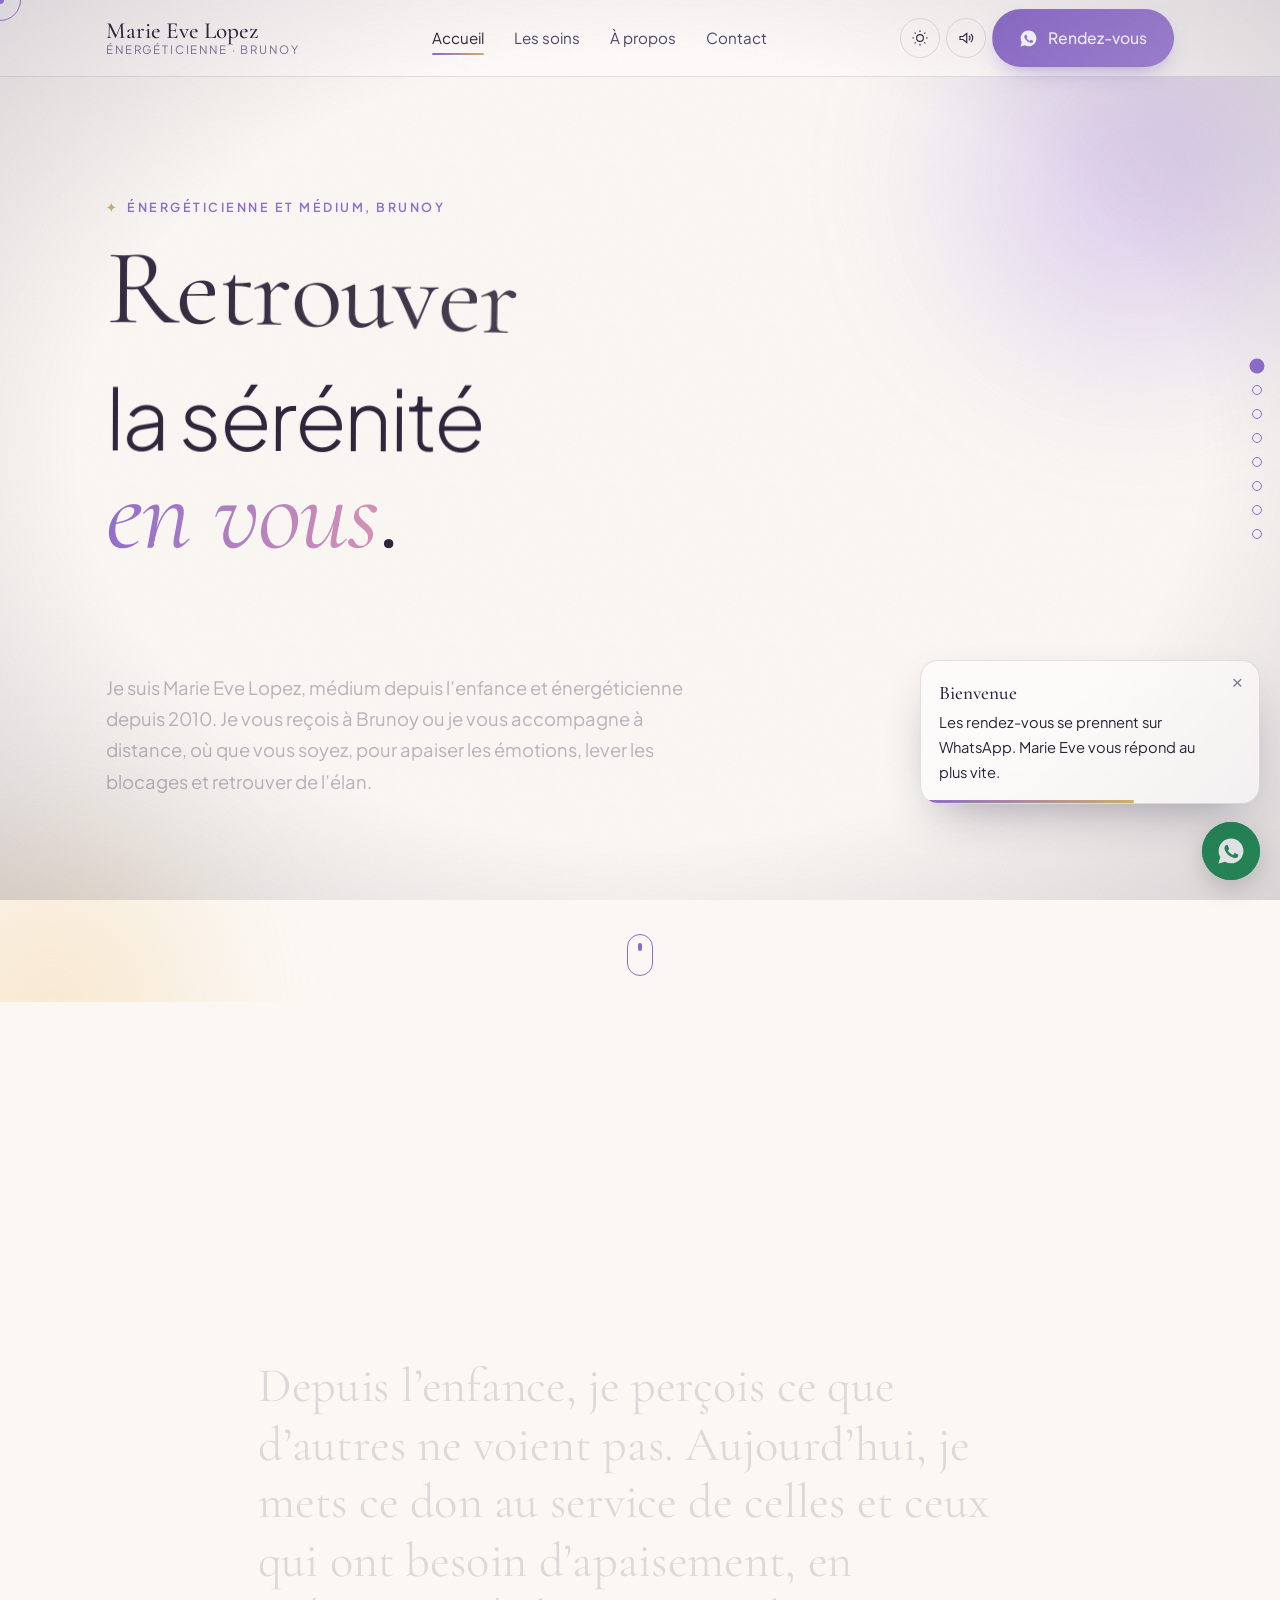
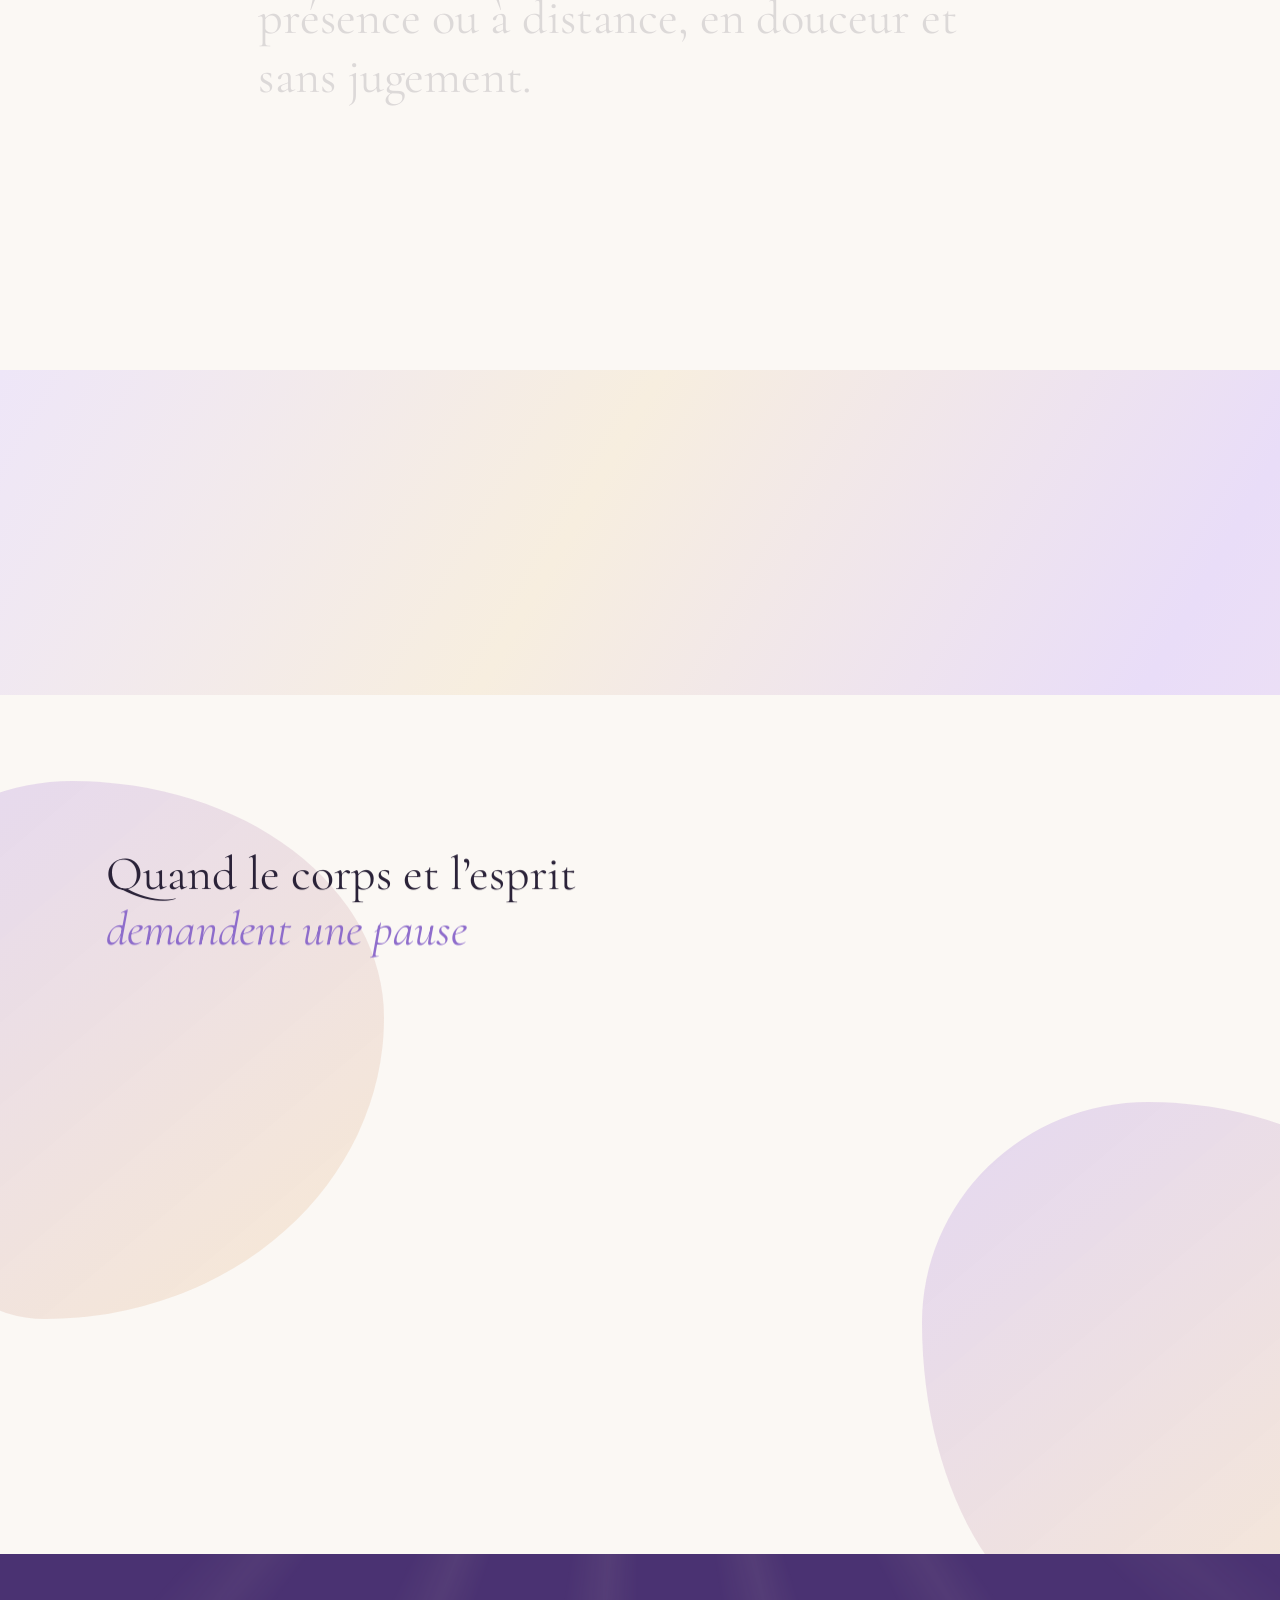
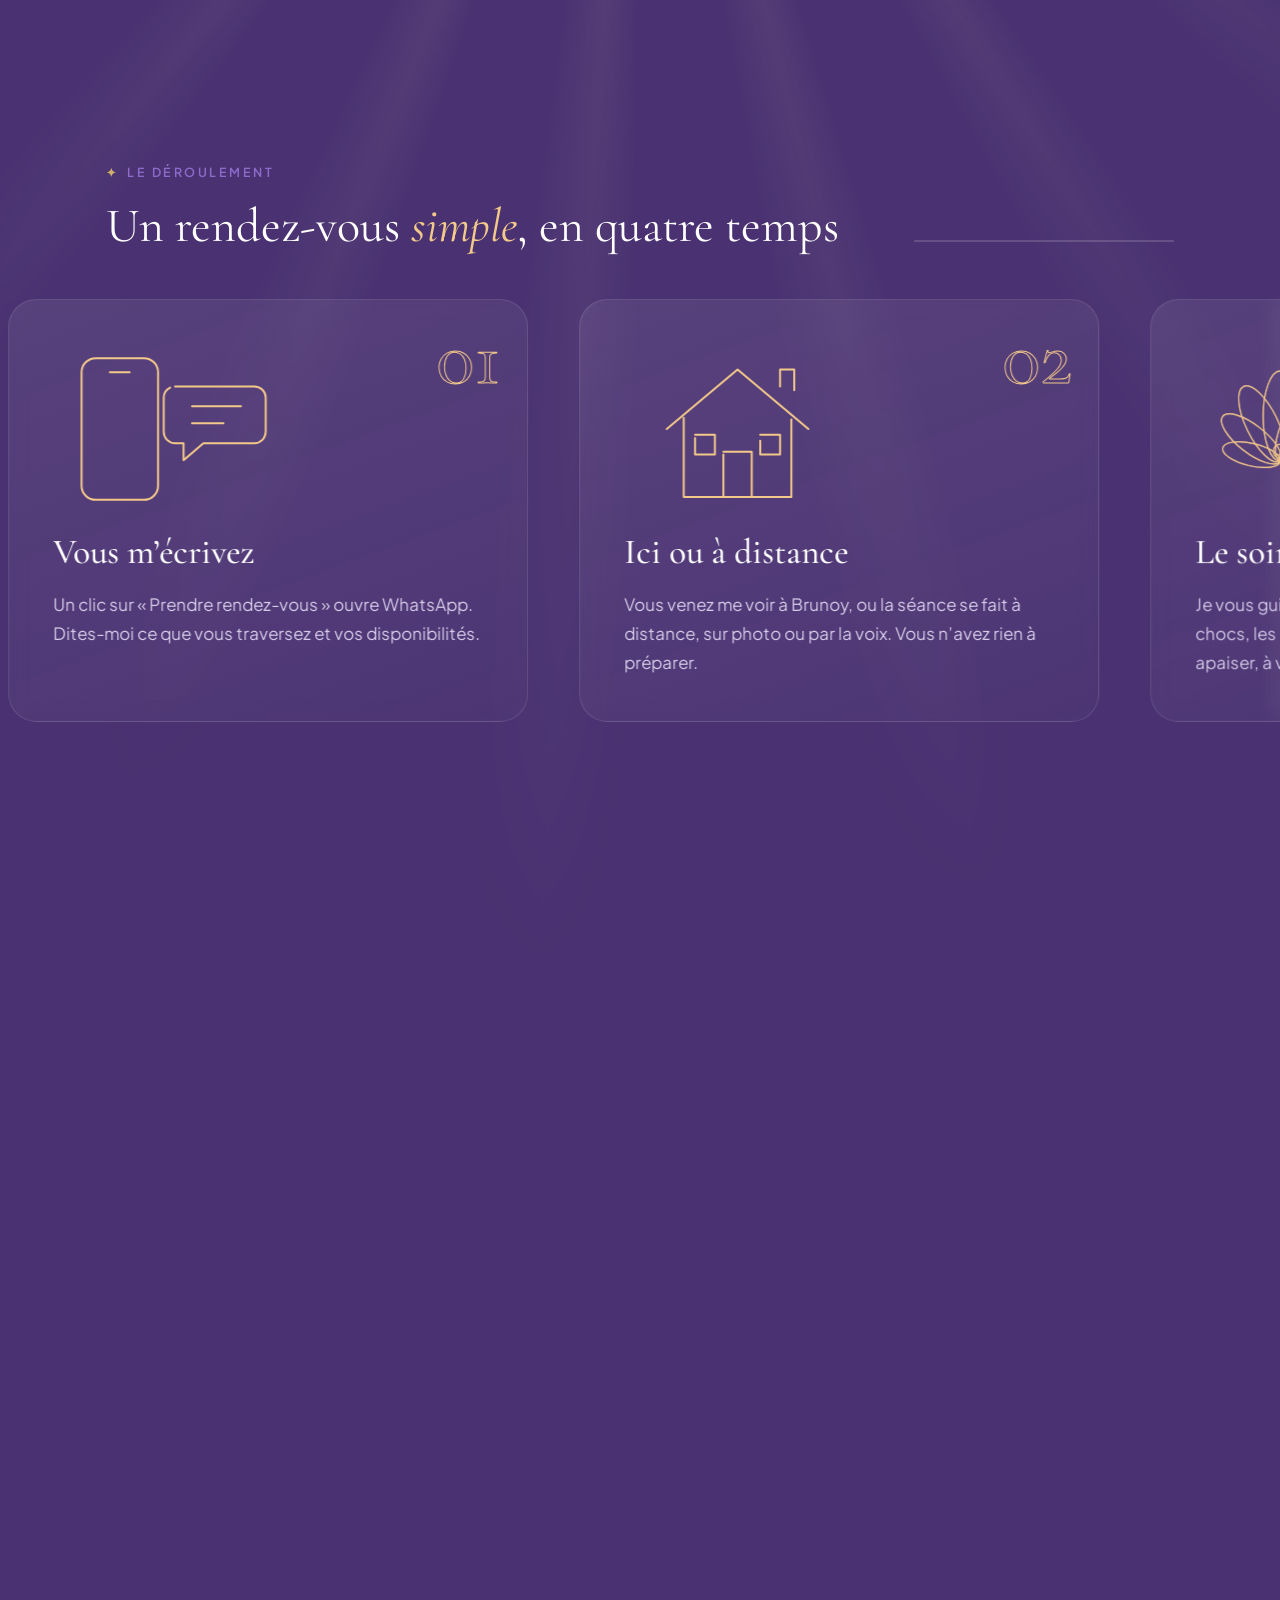
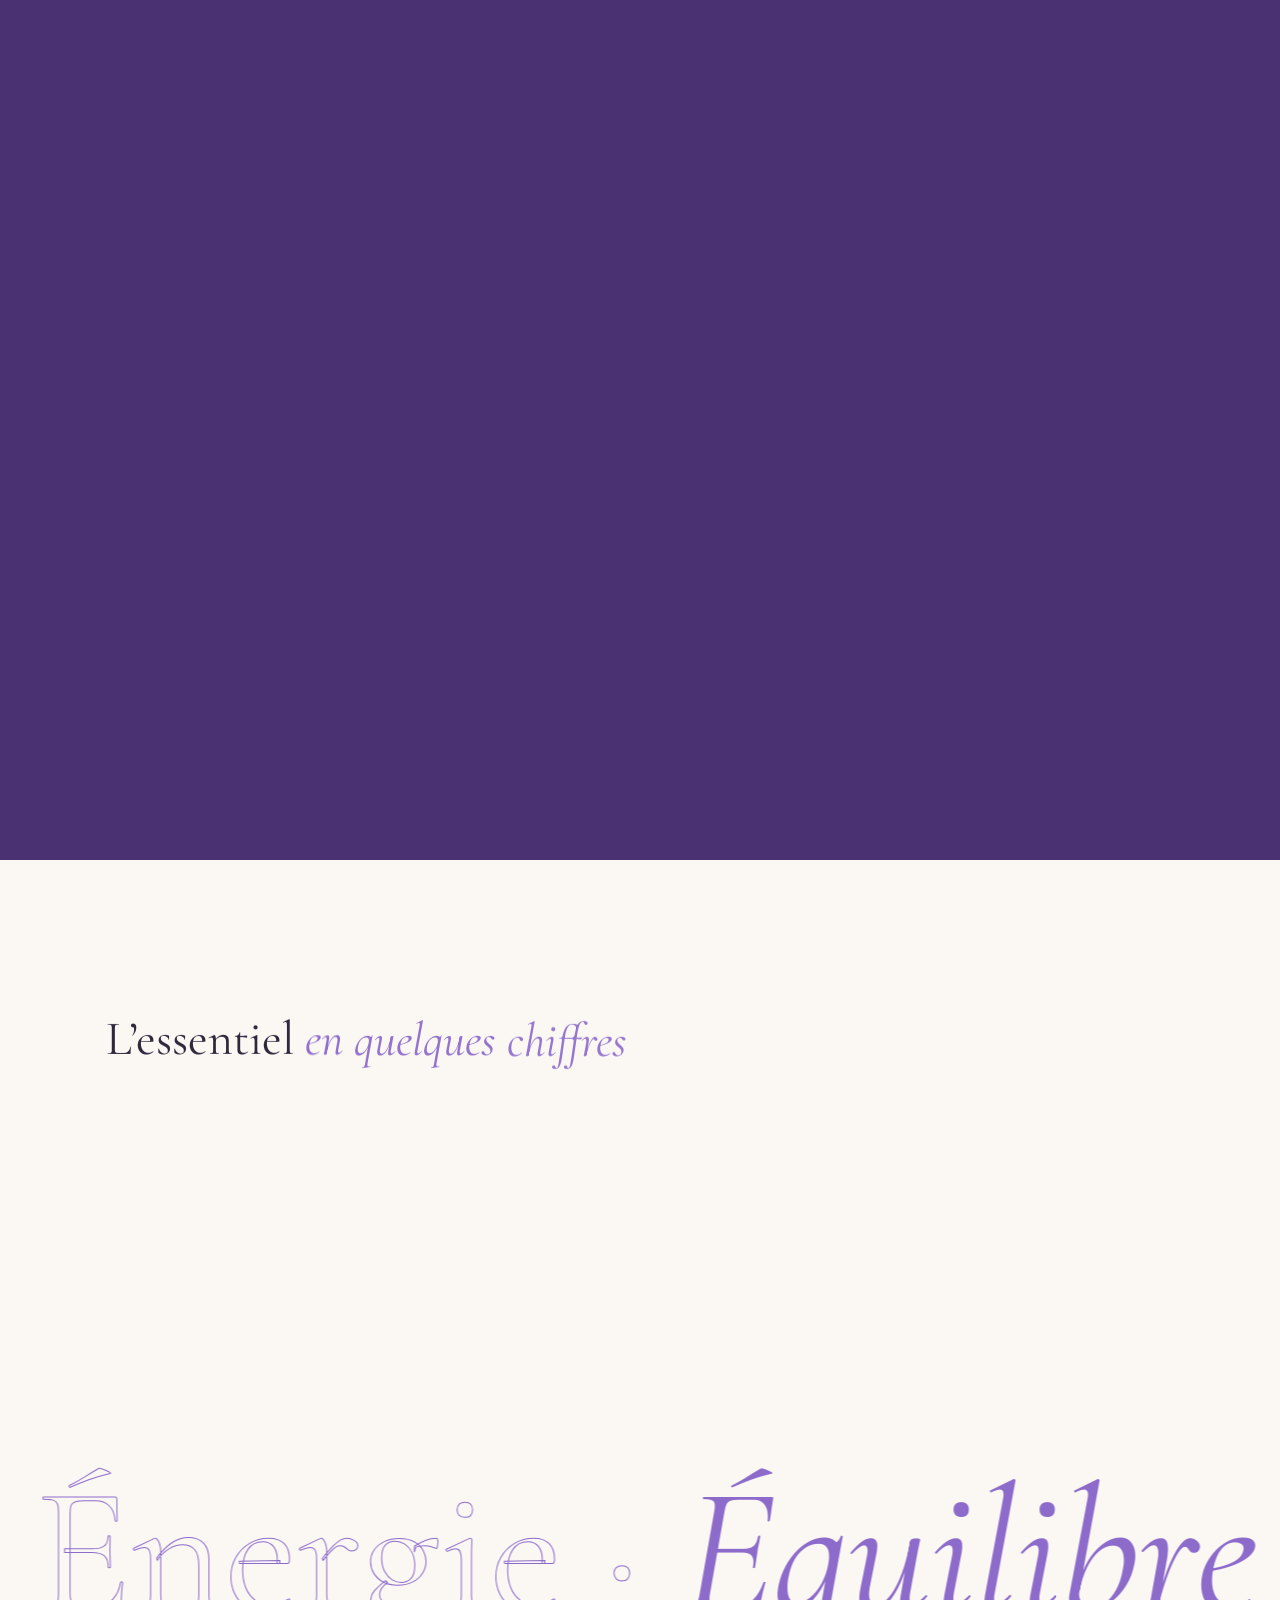
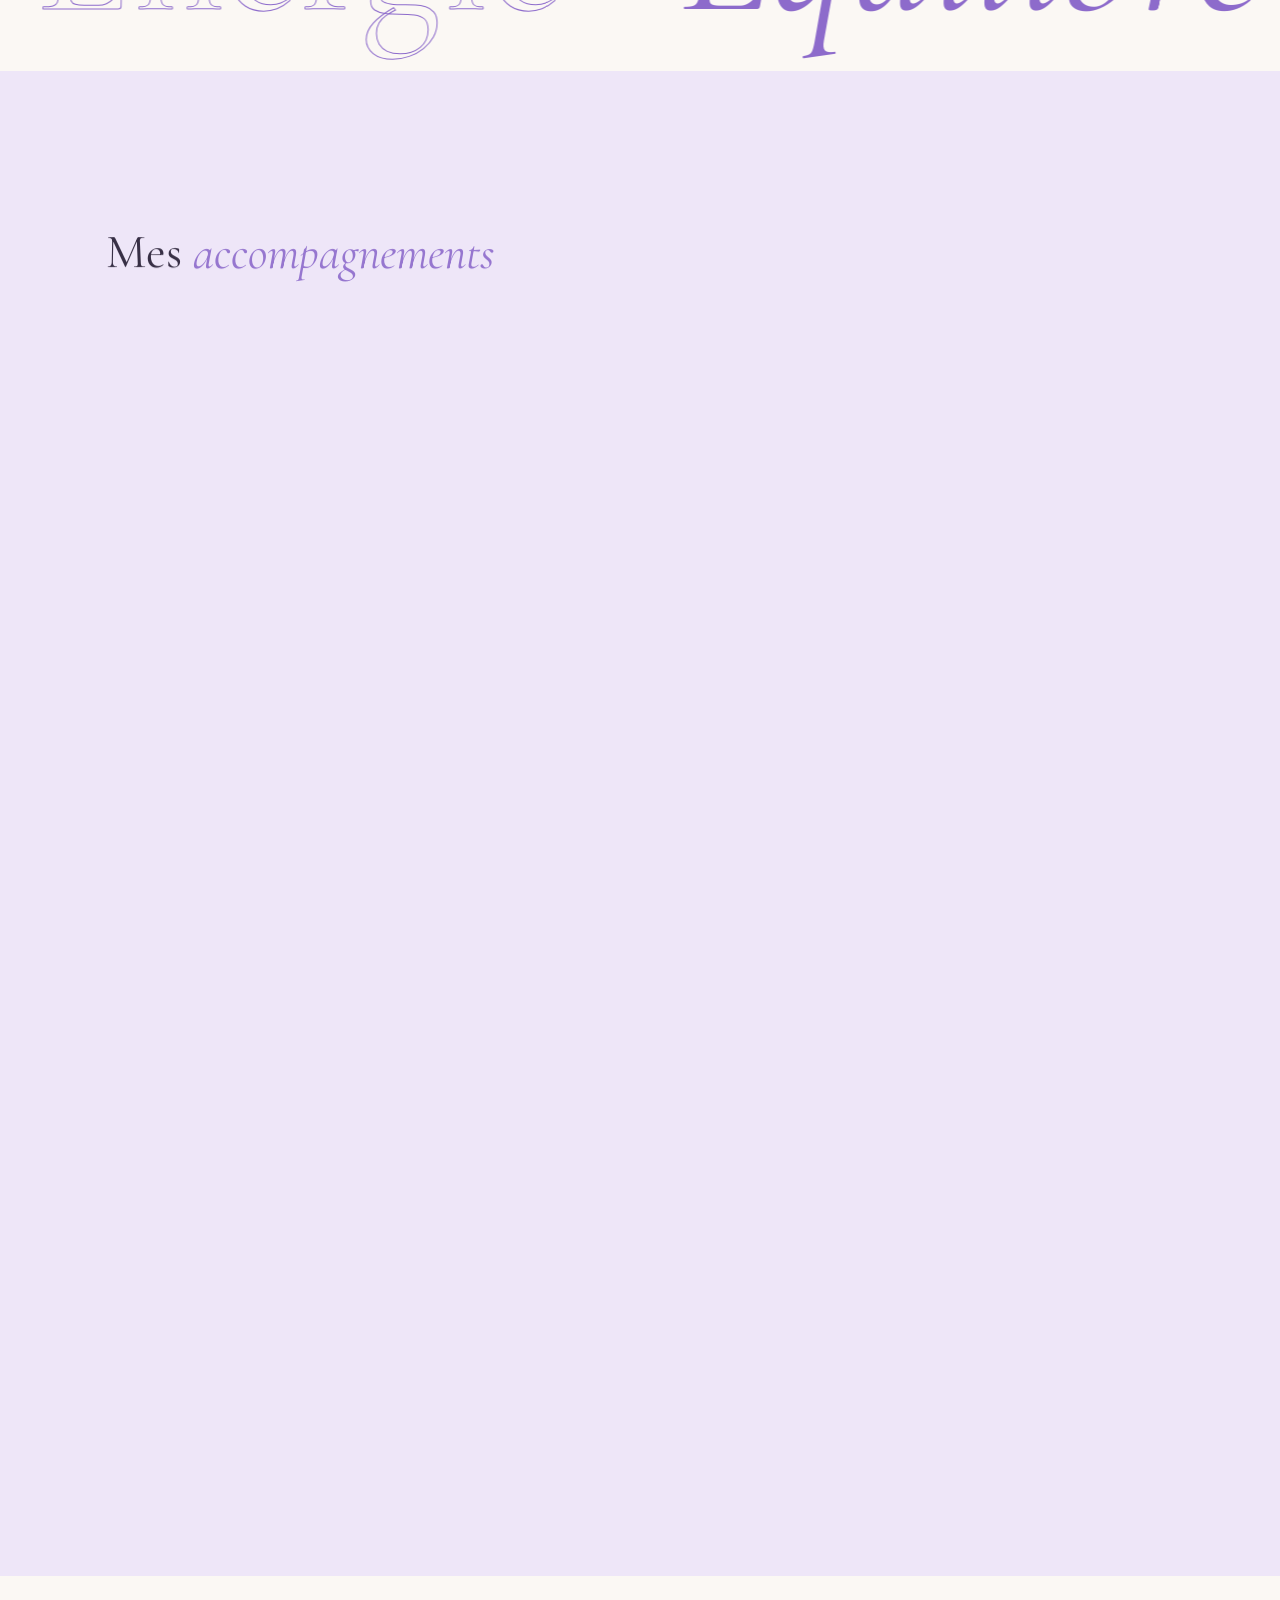
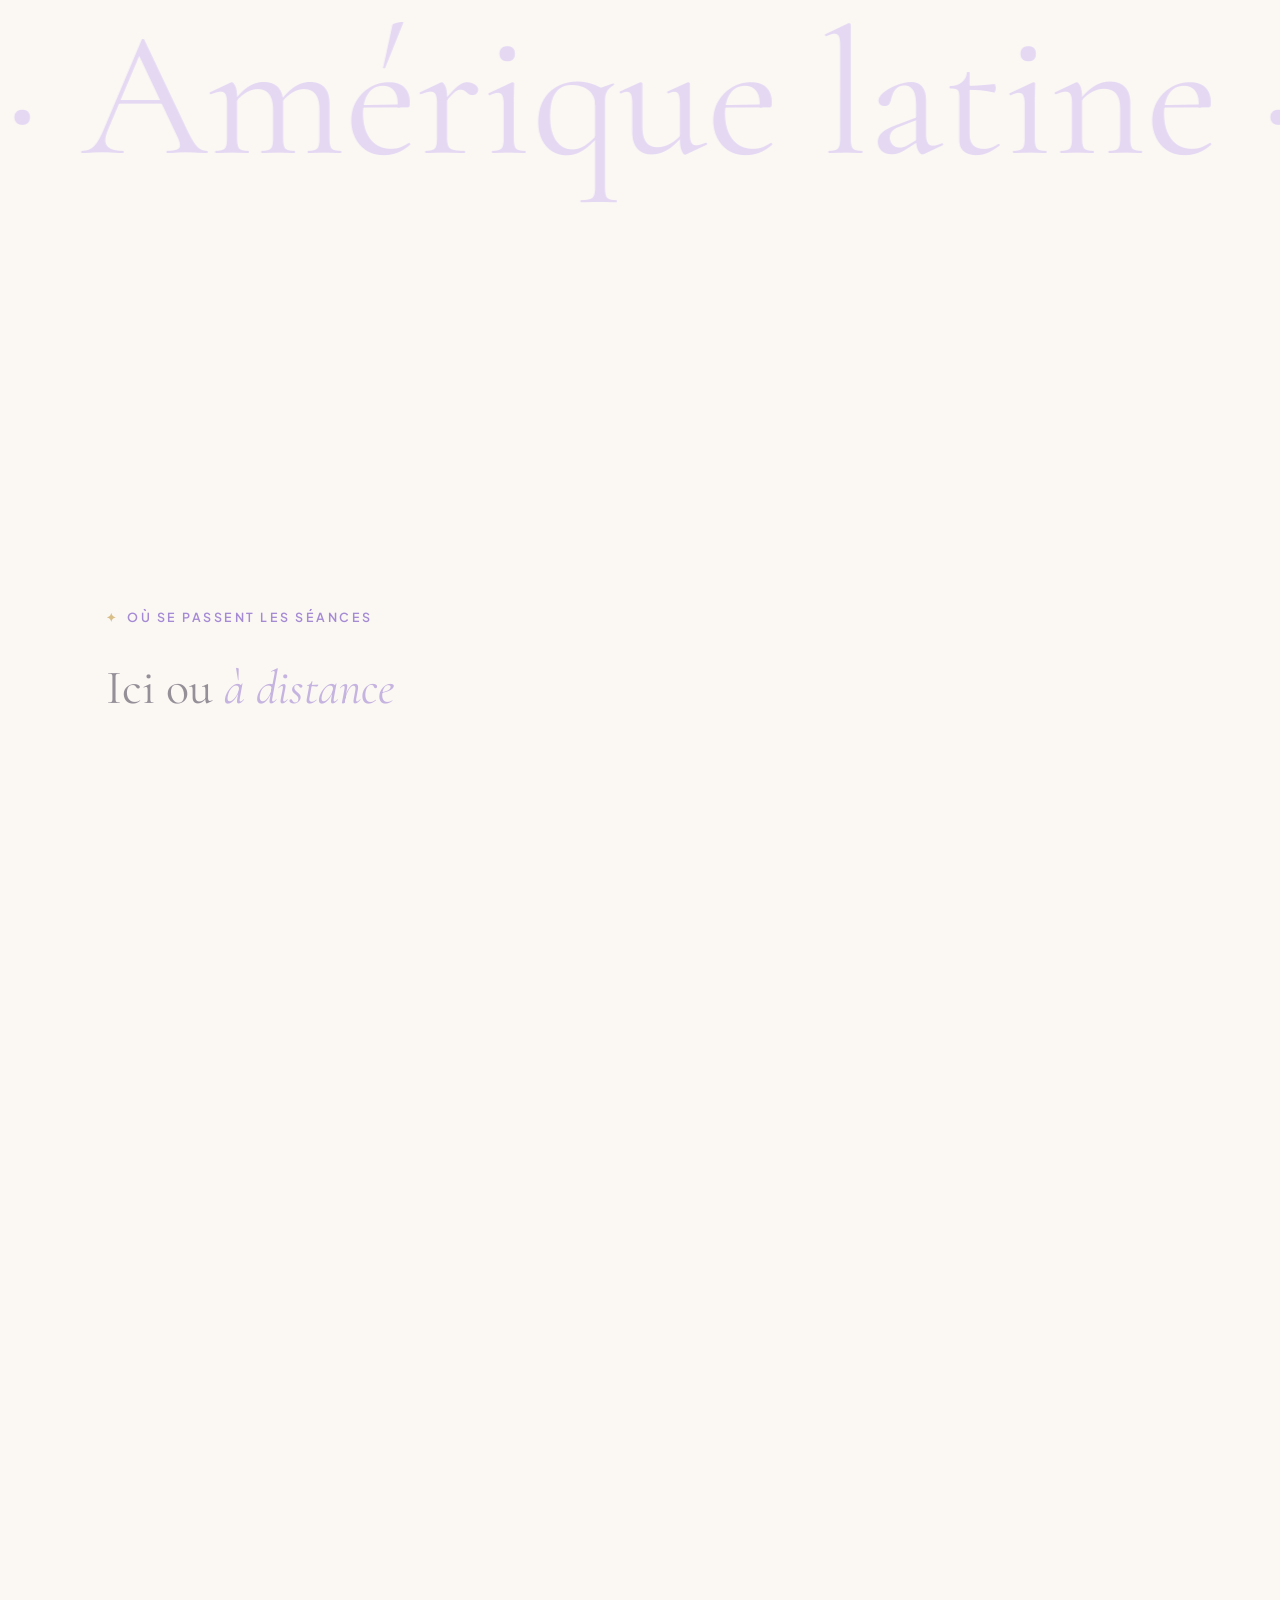
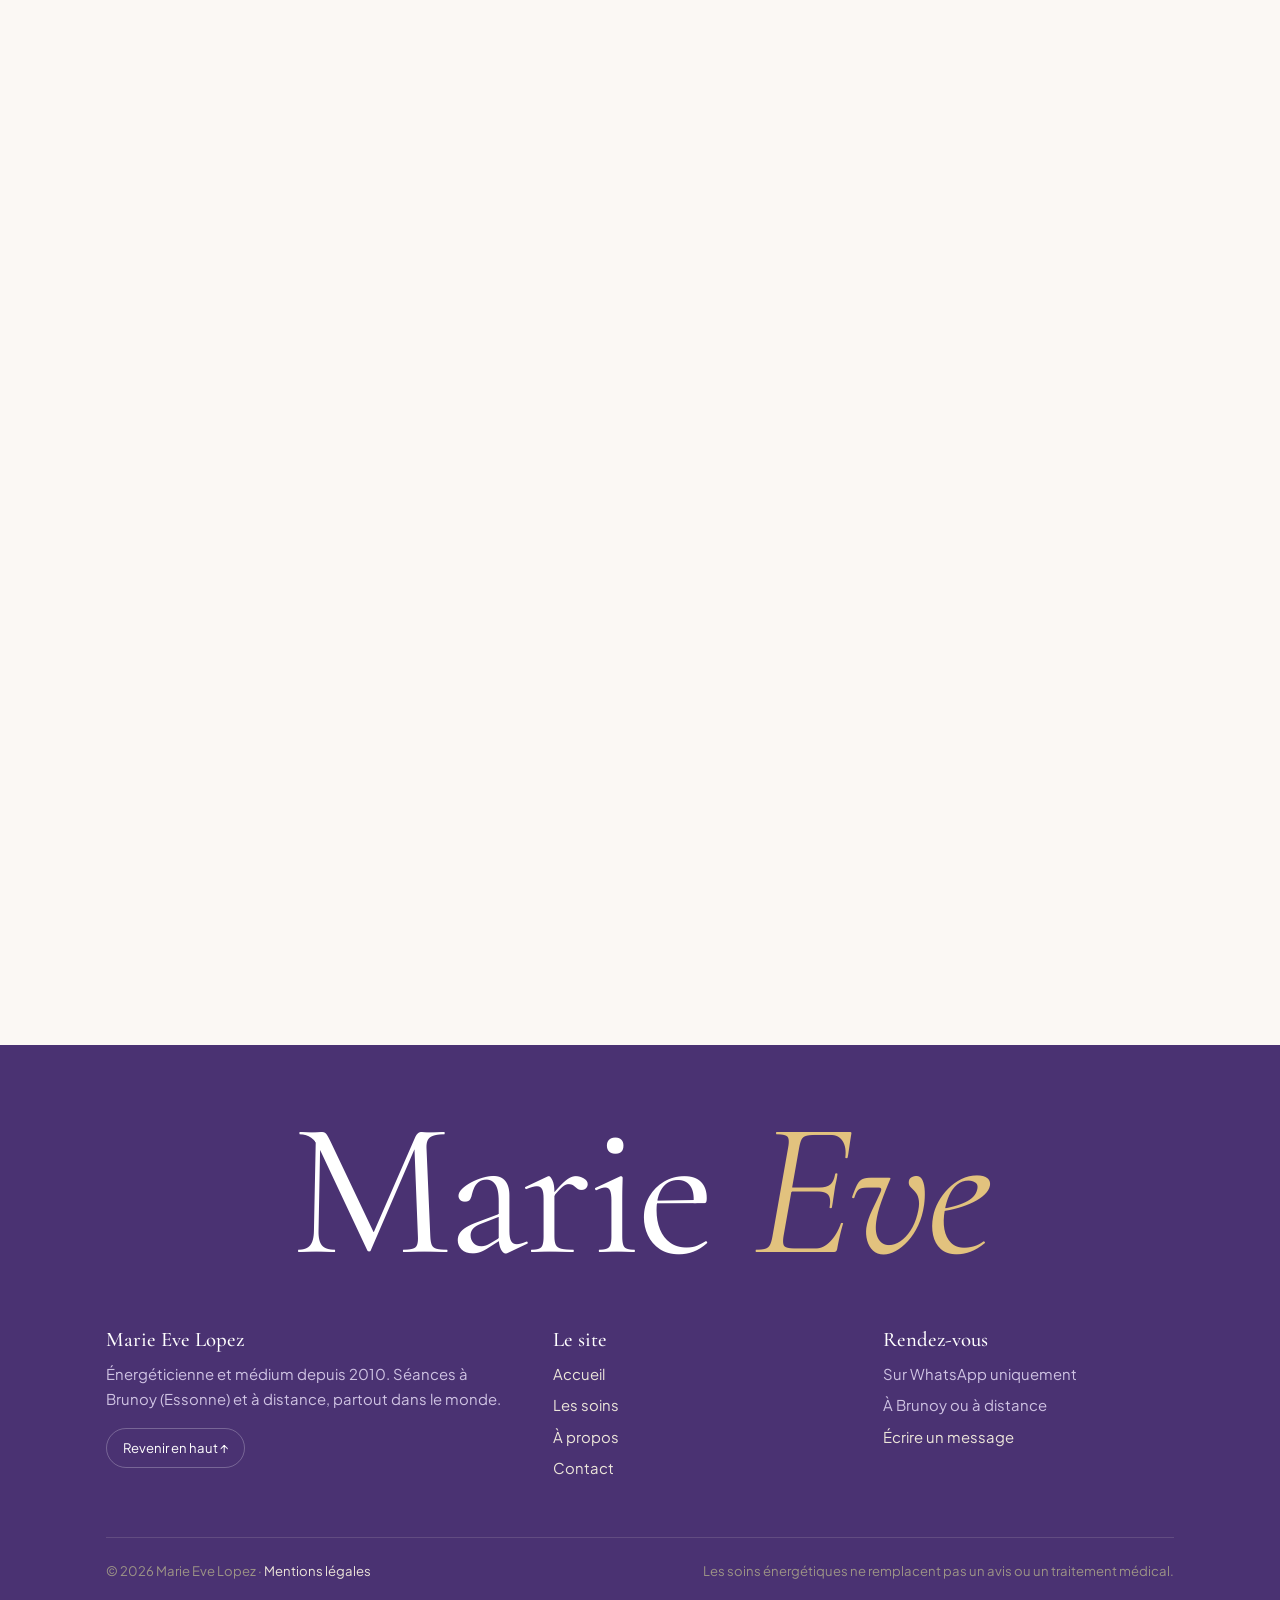
<file: index.html>
<!DOCTYPE html>
<html lang="fr" class="sans-js" data-theme="clair">
<head>
<meta charset="UTF-8">
<meta name="viewport" content="width=device-width, initial-scale=1">
<title>Marie Eve Lopez — Énergéticienne et médium à Brunoy</title>
<meta name="description" content="Soins énergétiques et guidance médiumnique à Brunoy (Essonne) et à distance. Rendez-vous sur WhatsApp avec Marie Eve Lopez.">
<meta name="theme-color" content="#FBF8F4">
<meta property="og:title" content="Marie Eve Lopez — Énergéticienne et médium à Brunoy">
<meta property="og:description" content="Soins énergétiques et guidance médiumnique à Brunoy (Essonne) et à distance. Rendez-vous sur WhatsApp avec Marie Eve Lopez.">
<meta property="og:type" content="website">
<meta property="og:locale" content="fr_FR">
<link rel="preconnect" href="https://fonts.googleapis.com">
<link rel="preconnect" href="https://fonts.gstatic.com" crossorigin>
<link href="https://fonts.googleapis.com/css2?family=Cormorant+Garamond:ital,wght@0,300;0,400;0,500;1,300;1,400;1,500&family=Plus+Jakarta+Sans:wght@300;400;500;600&display=swap" rel="stylesheet">
<link rel="stylesheet" href="assets/style.css">
<script>
(function(d){d.classList.remove("sans-js");
var calme=window.matchMedia&&matchMedia("(prefers-reduced-motion: reduce)").matches;
if(!calme)d.classList.add("js-anim");
try{var t=localStorage.getItem("me-theme");if(t)d.setAttribute("data-theme",t);
if(sessionStorage.getItem("me-vu")==="1")d.classList.add("deja-vu");}catch(e){}})(document.documentElement);
</script>
</head>
<body>
<svg width="0" height="0" style="position:absolute" aria-hidden="true" focusable="false">
  <filter id="goo"><feGaussianBlur in="SourceGraphic" stdDeviation="14" result="f"/><feColorMatrix in="f" mode="matrix" values="1 0 0 0 0  0 1 0 0 0  0 0 1 0 0  0 0 0 22 -9"/></filter>
  <filter id="liquide" x="-10%" y="-10%" width="120%" height="120%"><feTurbulence id="liquide-bruit" type="fractalNoise" baseFrequency="0.008 0.012" numOctaves="2" seed="3"/><feDisplacementMap id="liquide-dep" in="SourceGraphic" scale="18" xChannelSelector="R" yChannelSelector="G"/></filter>
  <filter id="distorsion" x="-10%" y="-10%" width="120%" height="120%"><feTurbulence type="turbulence" baseFrequency="0.012 0.04" numOctaves="2" seed="8"/><feDisplacementMap id="distorsion-dep" in="SourceGraphic" scale="0" xChannelSelector="R" yChannelSelector="B"/></filter>
</svg>

<div class="chargeur" aria-hidden="true">
  <div class="chargeur__lotus"></div>
  <div class="chargeur__nom">Marie Eve</div>
  <div class="chargeur__metier">Énergéticienne · Brunoy</div>
  <div class="chargeur__compteur">0</div>
  <div class="chargeur__barre"><i></i></div>
</div>
<div class="volets" aria-hidden="true"><i></i><i></i><svg class="volets__logo" viewBox="0 0 120 120" aria-hidden="true"><circle cx="60" cy="60" r="56"/><path d="M30 84V38l18 30 18-30v46"/><path d="M90 38H74v46h16M74 61h13M80 28l6-6"/></svg><div class="volets__titre"></div></div>
<div class="barre-chargement" aria-hidden="true"></div>
<div class="grain" aria-hidden="true"></div>
<div class="vignette" aria-hidden="true"></div>
<div class="projecteur" aria-hidden="true"></div>
<canvas class="trainee" aria-hidden="true"></canvas>
<div class="curseur" aria-hidden="true"><span class="curseur__anneau"><em class="curseur__texte"></em></span><span class="curseur__point"></span></div>
<div class="progression" aria-hidden="true"></div>
<nav class="reperes" aria-label="Position dans la page"></nav>

<header class="entete">
  <div class="conteneur">
    <a class="marque" href="index.html" data-lien data-curseur="Accueil">
      <strong>Marie Eve Lopez</strong>
      <span>Énergéticienne · Brunoy</span>
    </a>
    <nav class="menu" id="menu" aria-label="Navigation principale">
      <a href="index.html" data-lien aria-current="page"><span class="roule"><span>Accueil</span><span>Accueil</span></span></a>
      <a href="soins.html" data-lien><span class="roule"><span>Les soins</span><span>Les soins</span></span></a>
      <a href="a-propos.html" data-lien><span class="roule"><span>À propos</span><span>À propos</span></span></a>
      <a href="contact.html" data-lien><span class="roule"><span>Contact</span><span>Contact</span></span></a>
      <span class="menu__indic" aria-hidden="true"></span>
    </nav>
    <div class="outils">
      <button class="outil outil--theme" type="button" aria-label="Changer de mode clair ou sombre" data-curseur="Mode"><svg class="soleil" viewBox="0 0 24 24" fill="none" stroke="currentColor" stroke-width="1.5"><circle cx="12" cy="12" r="4.5"/><path d="M12 2v2M12 20v2M2 12h2M20 12h2M4.9 4.9l1.4 1.4M17.7 17.7l1.4 1.4M4.9 19.1l1.4-1.4M17.7 6.3l1.4-1.4"/></svg><svg class="lune" viewBox="0 0 24 24" fill="none" stroke="currentColor" stroke-width="1.5"><path d="M20 14.5A8 8 0 1 1 9.5 4a6.5 6.5 0 0 0 10.5 10.5z"/></svg></button>
      <button class="outil outil--son" type="button" aria-pressed="false" aria-label="Activer les sons" data-curseur="Son"><svg viewBox="0 0 24 24" fill="none" stroke="currentColor" stroke-width="1.5"><path d="M4 10v4h4l5 4V6L8 10H4z"/><path class="onde-son" d="M16 9a4 4 0 0 1 0 6M18.5 6.5a7.5 7.5 0 0 1 0 11"/></svg></button>
      <a class="bouton bouton--wa bouton--entete" href="contact.html" data-wa="" data-curseur="WhatsApp" data-aimant><svg viewBox="0 0 24 24" fill="currentColor" aria-hidden="true"><path d="M12.04 2C6.58 2 2.13 6.45 2.13 11.91c0 1.75.46 3.45 1.32 4.95L2 22l5.28-1.38a9.9 9.9 0 0 0 4.76 1.21h.01c5.46 0 9.91-4.45 9.91-9.91C21.96 6.45 17.5 2 12.04 2zm5.8 14.16c-.24.68-1.42 1.32-1.95 1.36-.5.05-.98.23-3.3-.69-2.79-1.1-4.55-3.94-4.69-4.12-.13-.18-1.11-1.48-1.11-2.82 0-1.34.7-2 .95-2.27.25-.27.54-.34.72-.34.18 0 .36 0 .52.01.17.01.39-.06.61.47.23.55.77 1.9.84 2.04.07.14.11.3.02.48-.09.18-.14.29-.27.45-.14.16-.29.36-.41.48-.14.14-.28.29-.12.56.16.27.71 1.17 1.52 1.9 1.05.93 1.93 1.22 2.2 1.36.27.14.43.11.59-.07.16-.18.68-.79.86-1.07.18-.27.36-.22.61-.13.25.09 1.59.75 1.86.89.27.14.45.2.52.32.07.11.07.66-.17 1.34z"/></svg><span class="roule"><span>Rendez-vous</span><span>Rendez-vous</span></span></a>
      <button class="burger" id="burger" type="button" aria-expanded="false" aria-controls="menu-mobile" aria-label="Ouvrir le menu"><i></i><i></i><i></i></button>
    </div>
  </div>
</header>

<div class="menu-mobile" id="menu-mobile">
  <a href="index.html" data-lien aria-current="page"><span>Accueil</span></a>
  <a href="soins.html" data-lien><span>Les soins</span></a>
  <a href="a-propos.html" data-lien><span>À propos</span></a>
  <a href="contact.html" data-lien><span>Contact</span></a>
  <a class="bouton bouton--wa" href="contact.html" data-wa="" data-curseur="WhatsApp" data-aimant><svg viewBox="0 0 24 24" fill="currentColor" aria-hidden="true"><path d="M12.04 2C6.58 2 2.13 6.45 2.13 11.91c0 1.75.46 3.45 1.32 4.95L2 22l5.28-1.38a9.9 9.9 0 0 0 4.76 1.21h.01c5.46 0 9.91-4.45 9.91-9.91C21.96 6.45 17.5 2 12.04 2zm5.8 14.16c-.24.68-1.42 1.32-1.95 1.36-.5.05-.98.23-3.3-.69-2.79-1.1-4.55-3.94-4.69-4.12-.13-.18-1.11-1.48-1.11-2.82 0-1.34.7-2 .95-2.27.25-.27.54-.34.72-.34.18 0 .36 0 .52.01.17.01.39-.06.61.47.23.55.77 1.9.84 2.04.07.14.11.3.02.48-.09.18-.14.29-.27.45-.14.16-.29.36-.41.48-.14.14-.28.29-.12.56.16.27.71 1.17 1.52 1.9 1.05.93 1.93 1.22 2.2 1.36.27.14.43.11.59-.07.16-.18.68-.79.86-1.07.18-.27.36-.22.61-.13.25.09 1.59.75 1.86.89.27.14.45.2.52.32.07.11.07.66-.17 1.34z"/></svg><span class="roule"><span>Prendre rendez-vous</span><span>Prendre rendez-vous</span></span></a>
  <p>À Brunoy et à distance, partout dans le monde</p>
</div>

<main id="contenu" data-page="accueil">

<section class="ouverture ouverture--accueil" data-repere="Accueil">
  <canvas class="scene3d" aria-hidden="true"></canvas>
  <div class="halo halo--1" aria-hidden="true"></div><div class="halo halo--2" aria-hidden="true"></div>
  <div class="conteneur">
    <div class="ouverture__texte">
      <span class="surtitre" data-r="masque">Énergéticienne et médium, Brunoy</span>
      <h1 class="titre-xxl" data-xxl>
        <span class="ligne">Retrouver</span>
        <span class="ligne"><span class="mot-change" data-mots="l’équilibre|la sérénité|votre élan|la clarté"><span class="italique">l’équilibre</span></span></span>
        <span class="ligne"><em class="degrade-anime">en vous</em>.</span>
      </h1>
      <p class="chapeau" data-r="monte">Je suis Marie Eve Lopez, médium depuis l’enfance et énergéticienne depuis 2010. Je vous reçois à Brunoy ou je vous accompagne à distance, où que vous soyez, pour apaiser les émotions, lever les blocages et retrouver de l’élan.</p>
      <div class="actions" data-r="monte">
        <a class="bouton bouton--wa" href="contact.html" data-wa="" data-curseur="WhatsApp" data-aimant><svg viewBox="0 0 24 24" fill="currentColor" aria-hidden="true"><path d="M12.04 2C6.58 2 2.13 6.45 2.13 11.91c0 1.75.46 3.45 1.32 4.95L2 22l5.28-1.38a9.9 9.9 0 0 0 4.76 1.21h.01c5.46 0 9.91-4.45 9.91-9.91C21.96 6.45 17.5 2 12.04 2zm5.8 14.16c-.24.68-1.42 1.32-1.95 1.36-.5.05-.98.23-3.3-.69-2.79-1.1-4.55-3.94-4.69-4.12-.13-.18-1.11-1.48-1.11-2.82 0-1.34.7-2 .95-2.27.25-.27.54-.34.72-.34.18 0 .36 0 .52.01.17.01.39-.06.61.47.23.55.77 1.9.84 2.04.07.14.11.3.02.48-.09.18-.14.29-.27.45-.14.16-.29.36-.41.48-.14.14-.28.29-.12.56.16.27.71 1.17 1.52 1.9 1.05.93 1.93 1.22 2.2 1.36.27.14.43.11.59-.07.16-.18.68-.79.86-1.07.18-.27.36-.22.61-.13.25.09 1.59.75 1.86.89.27.14.45.2.52.32.07.11.07.66-.17 1.34z"/></svg><span class="roule"><span>Prendre rendez-vous sur WhatsApp</span><span>Prendre rendez-vous sur WhatsApp</span></span></a>
        <a class="lien-fleche" href="soins.html" data-lien data-curseur="Voir">Découvrir les soins</a>
      </div>
      <p class="lieu" data-r="fondu">À Brunoy et à distance, partout dans le monde</p>
    </div>
    <div class="scene" data-profondeur="-18">
      <div class="aura" aria-hidden="true"></div>
      <div class="gouttes" aria-hidden="true"><i></i><i></i><i></i><i></i></div>
      <svg class="cercle-texte" viewBox="0 0 200 200" aria-hidden="true"><defs><path id="cercle-chemin" d="M100,100 m-88,0 a88,88 0 1,1 176,0 a88,88 0 1,1 -176,0"/></defs><text><textPath href="#cercle-chemin">Énergéticienne · Médium · Brunoy · Partout dans le monde · </textPath></text></svg>
      <!-- >>> PHOTO : remplacer .portrait__image par <img class="portrait__image" src="assets/marie-eve.jpg" alt="Marie Eve Lopez"> -->
      <div class="portrait" role="img" aria-label="Emplacement de la photo de Marie Eve" data-curseur="Respirer" data-relief>
        <div class="portrait__image"></div>
        <div><span>M E</span>Photo de Marie Eve<br>à ajouter</div>
        <i class="portrait__reflet"></i>
      </div>
    </div>
  </div>
  <a class="descendre" href="#manifeste" aria-label="Faire défiler"><span></span></a>
</section>

<div class="defile" aria-hidden="true" data-r="fondu"><div class="defile__piste" data-sens="1"><span>Apaiser</span><i>✦</i><span>Libérer</span><i>✦</i><span>Rayonner</span><i>✦</i><span>Se recentrer</span><i>✦</i><span>Respirer</span><i>✦</i><span>Renaître</span><i>✦</i><span>Apaiser</span><i>✦</i><span>Libérer</span><i>✦</i><span>Rayonner</span><i>✦</i><span>Se recentrer</span><i>✦</i><span>Respirer</span><i>✦</i><span>Renaître</span><i>✦</i><span>Apaiser</span><i>✦</i><span>Libérer</span><i>✦</i><span>Rayonner</span><i>✦</i><span>Se recentrer</span><i>✦</i><span>Respirer</span><i>✦</i><span>Renaître</span><i>✦</i></div></div>

<section class="manifeste" id="manifeste" data-repere="Manifeste">
  <div class="conteneur">
    <span class="surtitre" data-r="masque">Mon approche</span>
        <p class="texte-revele" data-revele>Depuis l’enfance, je perçois ce que d’autres ne voient pas. Aujourd’hui, je mets ce don au service de celles et ceux qui ont besoin d’apaisement, en présence ou à distance, en douceur et sans jugement.</p>
  </div>
</section>

<section class="intentions fond-anime" aria-label="Ce que les soins vous apportent" data-repere="Bienfaits">
  <div class="conteneur">
    <ul>
      <li data-r="descend" data-relief><div class="neumo"><svg class="dessine" viewBox="0 0 32 32" fill="none" stroke="currentColor" stroke-width="1.2" stroke-linecap="round" aria-hidden="true"><circle cx="16" cy="16" r="6"/><line x1="25.0" y1="16.0" x2="29.0" y2="16.0"/><line x1="22.4" y1="22.4" x2="25.2" y2="25.2"/><line x1="16.0" y1="25.0" x2="16.0" y2="29.0"/><line x1="9.6" y1="22.4" x2="6.8" y2="25.2"/><line x1="7.0" y1="16.0" x2="3.0" y2="16.0"/><line x1="9.6" y1="9.6" x2="6.8" y2="6.8"/><line x1="16.0" y1="7.0" x2="16.0" y2="3.0"/><line x1="22.4" y1="9.6" x2="25.2" y2="6.8"/></svg></div><strong>Apaiser</strong><p>Relâcher le stress et les tensions accumulées.</p></li>
      <li data-r="descend" data-relief><div class="neumo"><svg class="dessine" viewBox="0 0 32 32" fill="none" stroke="currentColor" stroke-width="1.2" stroke-linecap="round" aria-hidden="true"><path d="M3 16c4-6 8.5-9 13-9s9 3 13 9c-4 6-8.5 9-13 9S7 22 3 16z"/><circle cx="16" cy="16" r="4.5"/></svg></div><strong>Comprendre</strong><p>Mettre des mots sur ce qui bloque.</p></li>
      <li data-r="descend" data-relief><div class="neumo"><svg class="dessine" viewBox="0 0 32 32" fill="none" stroke="currentColor" stroke-width="1.2" stroke-linecap="round" aria-hidden="true"><path d="M21 4.5A12 12 0 1 0 27.5 21 10 10 0 0 1 21 4.5z"/></svg></div><strong>Libérer</strong><p>Laisser partir les mémoires qui pèsent.</p></li>
      <li data-r="descend" data-relief><div class="neumo"><svg class="dessine" viewBox="0 0 32 32" fill="none" stroke="currentColor" stroke-width="1.2" stroke-linecap="round" aria-hidden="true"><path d="M16 3l2.6 10.4L29 16l-10.4 2.6L16 29l-2.6-10.4L3 16l10.4-2.6z"/></svg></div><strong>Rayonner</strong><p>Retrouver de l’élan et de la clarté.</p></li>
    </ul>
  </div>
</section>

<section class="section" data-repere="Pour qui">
  <div class="liquide-fond" aria-hidden="true"><i></i><i></i></div>
  <div class="conteneur">
    <div class="entete-section">
      <span class="surtitre" data-r="masque">Pour qui ?</span>
      <h2 data-titre>Quand le corps et l’esprit <em>demandent une pause</em></h2>
      <p class="chapeau" data-r="monte">J’accompagne les femmes, les hommes et les enfants qui traversent une période difficile ou qui sentent que quelque chose les freine, sans toujours pouvoir dire quoi.</p>
    </div>
    <div class="grille grille-3">
      <div class="carte" data-r="zoom" data-relief data-curseur="Ressentir"><i class="carte__reflet"></i><span class="num">i.</span><h3>Stress et émotions</h3><p>Un épuisement qui dure, un sommeil agité, un choc ou un deuil qui pèse encore.</p></div>
      <div class="carte" data-r="zoom" data-relief data-curseur="Ressentir"><i class="carte__reflet"></i><span class="num">ii.</span><h3>Blocages qui se répètent</h3><p>Les mêmes situations reviennent dans votre vie personnelle, affective ou professionnelle.</p></div>
      <div class="carte" data-r="zoom" data-relief data-curseur="Ressentir"><i class="carte__reflet"></i><span class="num">iii.</span><h3>Le corps qui souffre</h3><p>Parcours de PMA, douleurs comme l’endométriose, suites d’opération : un soutien en complément de votre suivi médical.</p></div>
    </div>
  </div>
</section>

<section class="recit" data-repere="Le déroulement" data-recit>
  <div class="recit__epingle">
    <div class="rayons" aria-hidden="true"></div>
    <div class="recit__entete">
      <div><span class="surtitre">Le déroulement</span><h2>Un rendez-vous <em>simple</em>, en quatre temps</h2></div>
      <div class="recit__barre" aria-hidden="true"><i></i></div>
    </div>
    <div class="recit__piste">
        <article class="recit__panneau">
          <span class="recit__num">01</span>
          <div class="recit__illu"><svg viewBox="0 0 160 120"><rect x="20" y="10" width="54" height="100" rx="10"/><line x1="40" y1="20" x2="54" y2="20"/><path d="M86 30h56a8 8 0 0 1 8 8v24a8 8 0 0 1-8 8h-36l-14 12v-12h-6a8 8 0 0 1-8-8V38a8 8 0 0 1 8-8z"/><line x1="98" y1="44" x2="134" y2="44"/><line x1="98" y1="56" x2="122" y2="56"/></svg></div>
          <h3>Vous m’écrivez</h3><p>Un clic sur « Prendre rendez-vous » ouvre WhatsApp. Dites-moi ce que vous traversez et vos disponibilités.</p>
        </article>
        <article class="recit__panneau">
          <span class="recit__num">02</span>
          <div class="recit__illu"><svg viewBox="0 0 160 120"><path d="M30 60L80 18l50 42"/><path d="M42 52v56h76V52"/><rect x="70" y="76" width="20" height="32"/><rect x="50" y="64" width="14" height="14"/><rect x="96" y="64" width="14" height="14"/><path d="M110 30v-12h10v20"/></svg></div>
          <h3>Ici ou à distance</h3><p>Vous venez me voir à Brunoy, ou la séance se fait à distance, sur photo ou par la voix. Vous n’avez rien à préparer.</p>
        </article>
        <article class="recit__panneau">
          <span class="recit__num">03</span>
          <div class="recit__illu"><div class="recit__lotus" data-lotus></div></div>
          <h3>Le soin</h3><p>Je vous guide. Je perçois votre état émotionnel, les chocs, les blocages et les douleurs, et je travaille à les apaiser, à votre rythme.</p>
        </article>
        <article class="recit__panneau">
          <span class="recit__num">04</span>
          <div class="recit__illu"><svg viewBox="0 0 160 120"><path d="M20 90h120"/><path d="M45 90a35 35 0 0 1 70 0"/><line x1="121.3" y1="75.0" x2="134.5" y2="70.2"/><line x1="111.1" y1="58.9" x2="121.0" y2="49.0"/><line x1="95.0" y1="48.7" x2="99.8" y2="35.5"/><line x1="76.2" y1="46.2" x2="74.9" y2="32.2"/><line x1="58.0" y1="51.9" x2="51.0" y2="39.8"/><line x1="44.0" y1="64.8" x2="32.5" y2="56.7"/><path d="M40 104h80M60 114h40"/></svg></div>
          <h3>Et après</h3><p>Je vous partage ce que j’ai perçu et quelques conseils simples pour les jours qui suivent.</p>
        </article>
    </div>
  </div>
</section>

<section class="section" data-repere="En bref">
  <div class="conteneur">
    <div class="entete-section">
      <span class="surtitre" data-r="masque">En bref</span>
      <h2 data-titre>L’essentiel <em>en quelques chiffres</em></h2>
    </div>
    <!-- >>> CHIFFRES : d'après l'entretien avec Marie Eve -->
    <div class="chiffres">
      <div class="chiffre" data-r="monte"><span class="compteur" data-compte="2010" data-depart="1990">1990</span><p>l’année où je me suis installée à mon compte</p><div class="jauge" style="--v:100%"><i></i></div></div>
      <div class="chiffre" data-r="monte"><span class="compteur" data-compte="10" data-suffixe=" ans">0</span><p>à former des praticiens en énergie</p><div class="jauge" style="--v:80%"><i></i></div></div>
      <div class="chiffre" data-r="monte"><span class="compteur" data-compte="96" data-suffixe=" h">0</span><p>de formation aux bases de l’énergie et à la canalisation</p><div class="jauge" style="--v:60%"><i></i></div></div>
      <div class="chiffre" data-r="monte"><span class="compteur" data-compte="0" data-depart="30" data-suffixe=" km">30</span><p>à faire pour vous : la séance peut se faire à distance</p><div class="jauge" style="--v:4%"><i></i></div></div>
    </div>
  </div>
</section>

<div class="titre-glisse" aria-hidden="true" data-glisse="-1">Énergie · <em>Équilibre</em> · Lumière · <em>Sérénité</em> ·</div>

<section class="section section--sable" data-repere="Les soins">
  <div class="conteneur">
    <div class="entete-section">
      <span class="surtitre" data-r="masque">Les soins</span>
      <h2 data-titre>Mes <em>accompagnements</em></h2>
    </div>
    <div class="grille grille-2">
      <article class="carte" data-r="gauche" data-relief data-curseur="Détails">
        <i class="carte__reflet"></i><span class="num">01</span><h3>Soin énergétique</h3><p>Je perçois votre état émotionnel, les chocs vécus, les blocages et les douleurs, puis je travaille à les apaiser et à rééquilibrer vos énergies.</p>
        <button class="ouvrir" type="button" data-modale="0">En savoir plus →</button>
      </article>
      <article class="carte" data-r="droite" data-relief data-curseur="Détails">
        <i class="carte__reflet"></i><span class="num">02</span><h3>Guidance médiumnique</h3><p>Médium depuis l’enfance, je perçois et j’entends ce qui ne se voit pas.</p>
        <button class="ouvrir" type="button" data-modale="1">En savoir plus →</button>
      </article>
      <article class="carte" data-r="gauche" data-relief data-curseur="Détails">
        <i class="carte__reflet"></i><span class="num">03</span><h3>DTMA</h3><p>La désensibilisation des traumatismes par les mouvements alternatifs aide à apaiser la charge émotionnelle d’un événement difficile : choc, accident, perte, peur qui revient.</p>
        <button class="ouvrir" type="button" data-modale="2">En savoir plus →</button>
      </article>
      <article class="carte" data-r="droite" data-relief data-curseur="Détails">
        <i class="carte__reflet"></i><span class="num">04</span><h3>Nettoyage énergétique des lieux</h3><p>Une maison, un appartement ou un local peut garder des mémoires lourdes.</p>
        <button class="ouvrir" type="button" data-modale="3">En savoir plus →</button>
      </article>
      <article class="carte" data-r="gauche" data-relief data-curseur="Détails">
        <i class="carte__reflet"></i><span class="num">05</span><h3>Libération des karmas</h3><p>Certains schémas se répètent d’une vie ou d’une génération à l’autre.</p>
        <button class="ouvrir" type="button" data-modale="4">En savoir plus →</button>
      </article>
      <article class="carte" data-r="droite" data-relief data-curseur="Détails">
        <i class="carte__reflet"></i><span class="num">06</span><h3>Déprogrammation de magie</h3><p>Vous avez le sentiment que tout se bloque sans raison, qu’on vous veut du mal, ou qu’un travail de magie pèse sur vous, votre famille ou votre maison ? Je recherche et je déprogramme ces travaux pour vous en libérer.</p>
        <button class="ouvrir" type="button" data-modale="5">En savoir plus →</button>
      </article>
    </div>
    <div class="actions" data-r="zoom"><a class="bouton bouton--clair" href="soins.html" data-lien data-aimant data-curseur="Voir"><span class="roule"><span>Voir le détail des soins</span><span>Voir le détail des soins</span></span></a></div>
  </div>
</section>

<div class="titre-glisse titre-glisse--2" aria-hidden="true" data-glisse="1">Brunoy · Amérique latine · Europe de l’Est · États-Unis · Afrique ·</div>

<section class="transfo" data-transfo data-repere="Rendez-vous">
  <div class="transfo__epingle">
    <div class="conteneur transfo__zone">
      <div class="grille grille-2" style="align-items:center">
        <div>
          <span class="surtitre">Où se passent les séances</span>
          <h2>Ici ou <em>à distance</em></h2>
          <!-- LIEU : confirmé par Nj, elle reçoit uniquement chez elle à Brunoy et ne se déplace plus -->
          <p>Je vous reçois à Brunoy. À distance, une photo ou votre voix me suffisent pour percevoir et travailler : j’accompagne ainsi des personnes en France et dans le monde entier.</p>
        </div>
        <ul class="communes">
          <li>Brunoy</li><li>France entière</li><li>Europe de l’Est</li><li>Amérique latine</li><li>États-Unis</li><li>Afrique</li><li>Sur photo</li><li>Par la voix</li>
        </ul>
      </div>
    </div>
    <div class="transfo__cercle" aria-hidden="true"></div>
    <div class="transfo__appel">
      <canvas class="etincelles" aria-hidden="true"></canvas>
      <div class="conteneur etroit">
        <span class="surtitre" style="color:#FFF3DA">Prendre rendez-vous</span>
        <h2>Et si vous preniez <em>un moment pour vous</em> ?</h2>
        <p class="chapeau">Écrivez-moi directement sur WhatsApp. Je vous réponds personnellement pour convenir d’un créneau.</p>
        <div class="actions"><a class="bouton bouton--wa" href="contact.html" data-wa="" data-curseur="WhatsApp" data-aimant><svg viewBox="0 0 24 24" fill="currentColor" aria-hidden="true"><path d="M12.04 2C6.58 2 2.13 6.45 2.13 11.91c0 1.75.46 3.45 1.32 4.95L2 22l5.28-1.38a9.9 9.9 0 0 0 4.76 1.21h.01c5.46 0 9.91-4.45 9.91-9.91C21.96 6.45 17.5 2 12.04 2zm5.8 14.16c-.24.68-1.42 1.32-1.95 1.36-.5.05-.98.23-3.3-.69-2.79-1.1-4.55-3.94-4.69-4.12-.13-.18-1.11-1.48-1.11-2.82 0-1.34.7-2 .95-2.27.25-.27.54-.34.72-.34.18 0 .36 0 .52.01.17.01.39-.06.61.47.23.55.77 1.9.84 2.04.07.14.11.3.02.48-.09.18-.14.29-.27.45-.14.16-.29.36-.41.48-.14.14-.28.29-.12.56.16.27.71 1.17 1.52 1.9 1.05.93 1.93 1.22 2.2 1.36.27.14.43.11.59-.07.16-.18.68-.79.86-1.07.18-.27.36-.22.61-.13.25.09 1.59.75 1.86.89.27.14.45.2.52.32.07.11.07.66-.17 1.34z"/></svg><span class="roule"><span>Prendre rendez-vous sur WhatsApp</span><span>Prendre rendez-vous sur WhatsApp</span></span></a></div>
      </div>
    </div>
  </div>
</section>

</main>

<footer class="pied">
  <div class="pied__geant" aria-hidden="true">Marie <em>Eve</em></div>
  <div class="conteneur">
    <div>
      <h3>Marie Eve Lopez</h3>
      <p>Énergéticienne et médium depuis 2010. Séances à Brunoy (Essonne) et à distance, partout dans le monde.</p>
      <button class="haut" type="button" data-curseur="Haut">Revenir en haut ↑</button>
    </div>
    <div>
      <h3>Le site</h3>
      <ul><li><a href="index.html" data-lien>Accueil</a></li><li><a href="soins.html" data-lien>Les soins</a></li><li><a href="a-propos.html" data-lien>À propos</a></li><li><a href="contact.html" data-lien>Contact</a></li></ul>
    </div>
    <div>
      <h3>Rendez-vous</h3>
      <ul>
        <li>Sur WhatsApp uniquement</li>
        <li>À Brunoy ou à distance</li>
        <li><a href="contact.html" data-lien>Écrire un message</a></li>
      </ul>
    </div>
    <div class="pied__bas">
      <span>© <span id="annee">2026</span> Marie Eve Lopez · <a href="mentions-legales.html" data-lien>Mentions légales</a></span>
      <span>Les soins énergétiques ne remplacent pas un avis ou un traitement médical.</span>
    </div>
  </div>
</footer>

<a class="flottant" href="contact.html" data-wa="" data-curseur="WhatsApp" aria-label="Écrire à Marie Eve sur WhatsApp"><svg viewBox="0 0 24 24" fill="currentColor" aria-hidden="true"><path d="M12.04 2C6.58 2 2.13 6.45 2.13 11.91c0 1.75.46 3.45 1.32 4.95L2 22l5.28-1.38a9.9 9.9 0 0 0 4.76 1.21h.01c5.46 0 9.91-4.45 9.91-9.91C21.96 6.45 17.5 2 12.04 2zm5.8 14.16c-.24.68-1.42 1.32-1.95 1.36-.5.05-.98.23-3.3-.69-2.79-1.1-4.55-3.94-4.69-4.12-.13-.18-1.11-1.48-1.11-2.82 0-1.34.7-2 .95-2.27.25-.27.54-.34.72-.34.18 0 .36 0 .52.01.17.01.39-.06.61.47.23.55.77 1.9.84 2.04.07.14.11.3.02.48-.09.18-.14.29-.27.45-.14.16-.29.36-.41.48-.14.14-.28.29-.12.56.16.27.71 1.17 1.52 1.9 1.05.93 1.93 1.22 2.2 1.36.27.14.43.11.59-.07.16-.18.68-.79.86-1.07.18-.27.36-.22.61-.13.25.09 1.59.75 1.86.89.27.14.45.2.52.32.07.11.07.66-.17 1.34z"/></svg></a>

<div class="toast" role="status" aria-live="polite"><strong></strong><span></span><button class="toast__fermer" type="button" aria-label="Fermer">×</button><i class="toast__temps"></i></div>

<div class="modale" role="dialog" aria-modal="true" aria-labelledby="modale-titre">
  <div class="modale__fond" data-fermer></div>
  <div class="modale__boite"><button class="modale__fermer" type="button" data-fermer aria-label="Fermer">×</button><div class="modale__contenu"></div></div>
</div>

<script src="assets/vendor/gsap.min.js"></script>
<script src="assets/vendor/ScrollTrigger.min.js"></script>
<script src="assets/vendor/split-type.min.js"></script>
<script src="assets/vendor/lenis.min.js"></script>
<script src="assets/soins-data.js"></script>
<script src="assets/main.js"></script>
<script src="assets/lotus.js"></script>
<script src="assets/scene3d.js"></script>
<script src="assets/experience.js"></script>
</body>
</html>
</file>
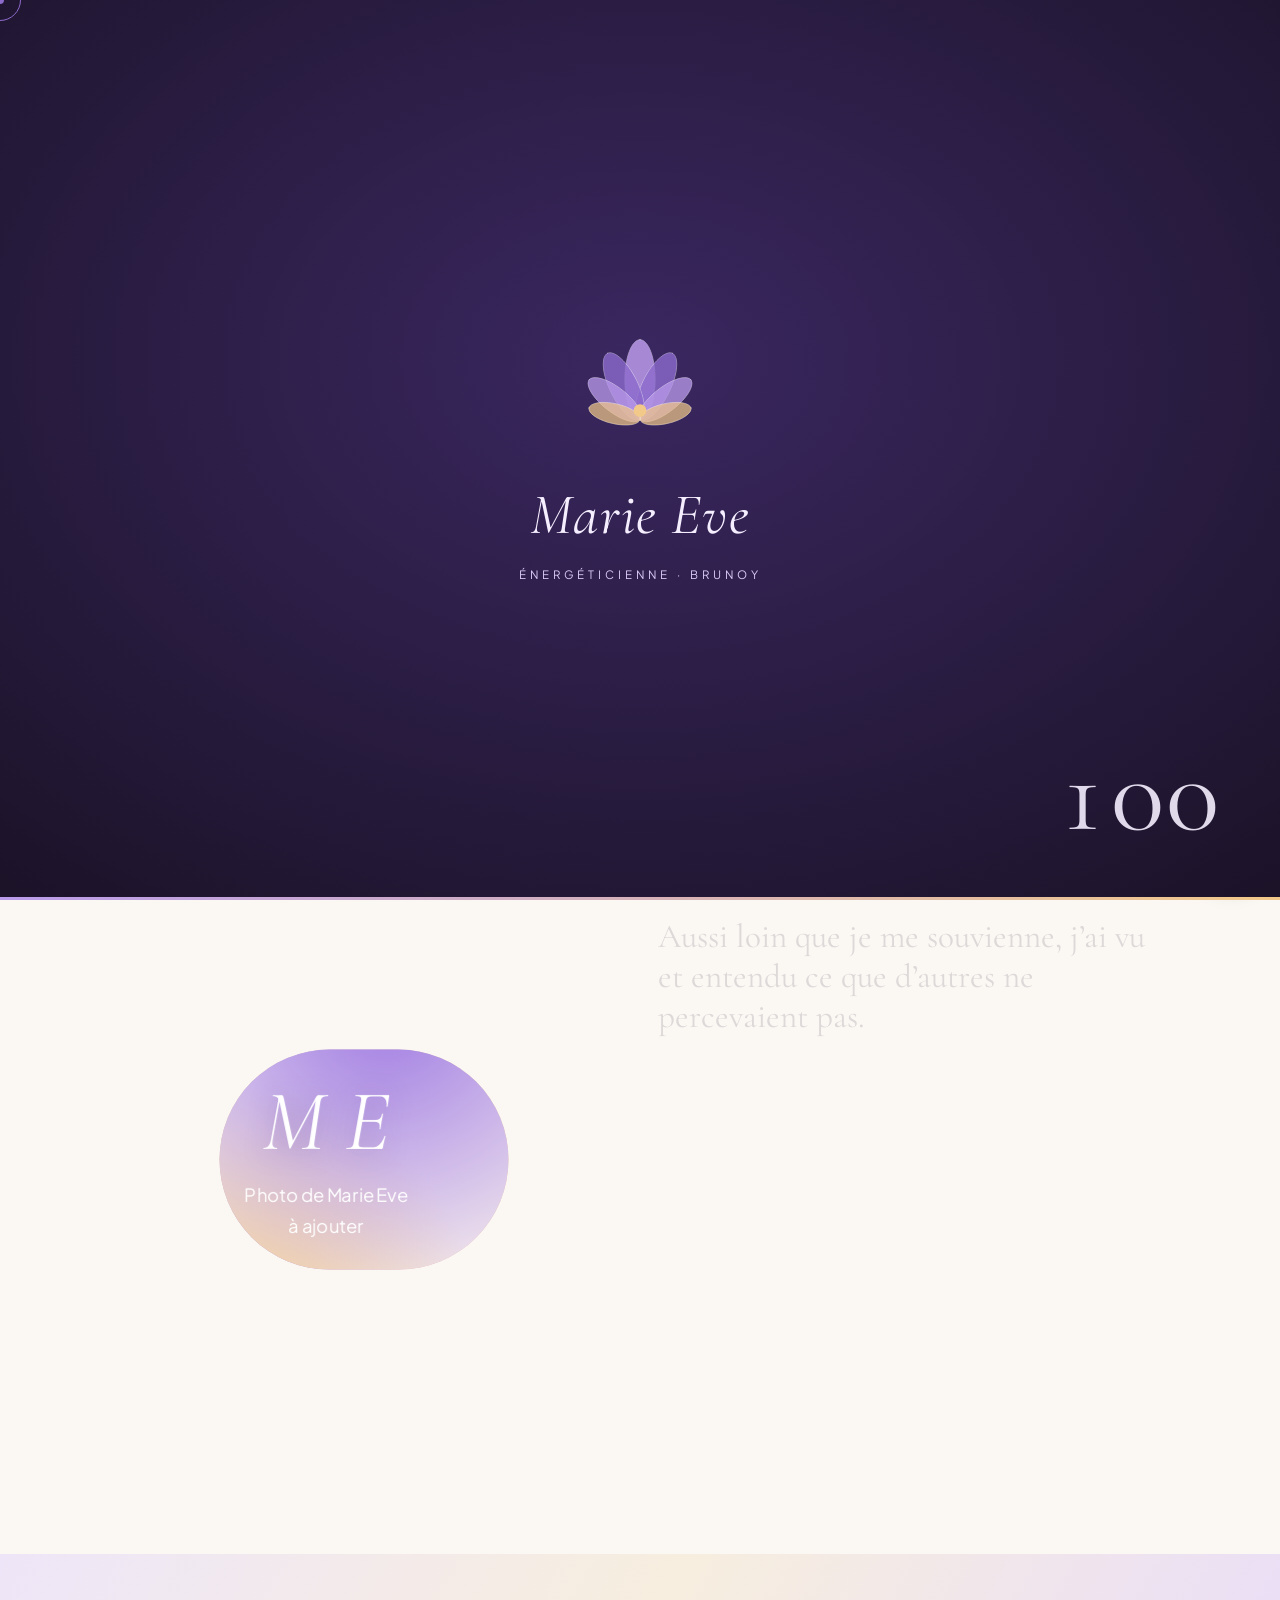
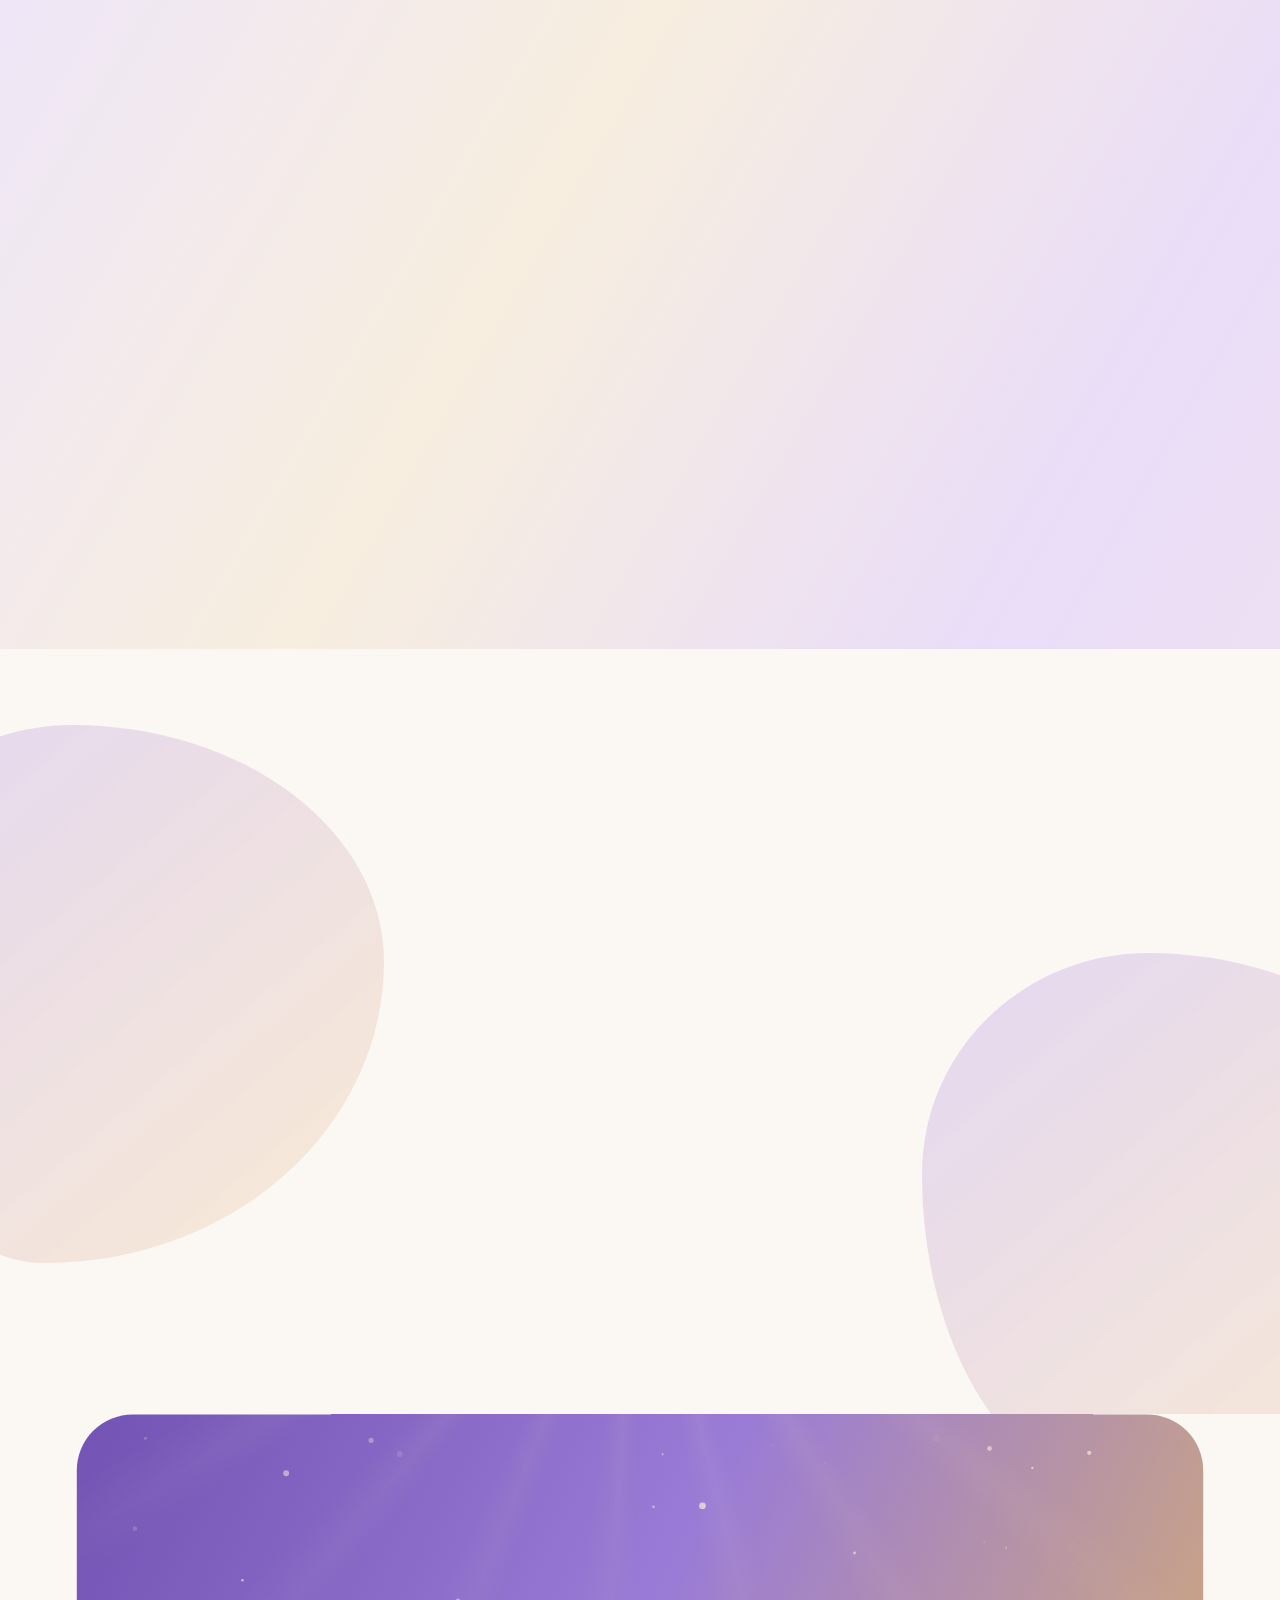
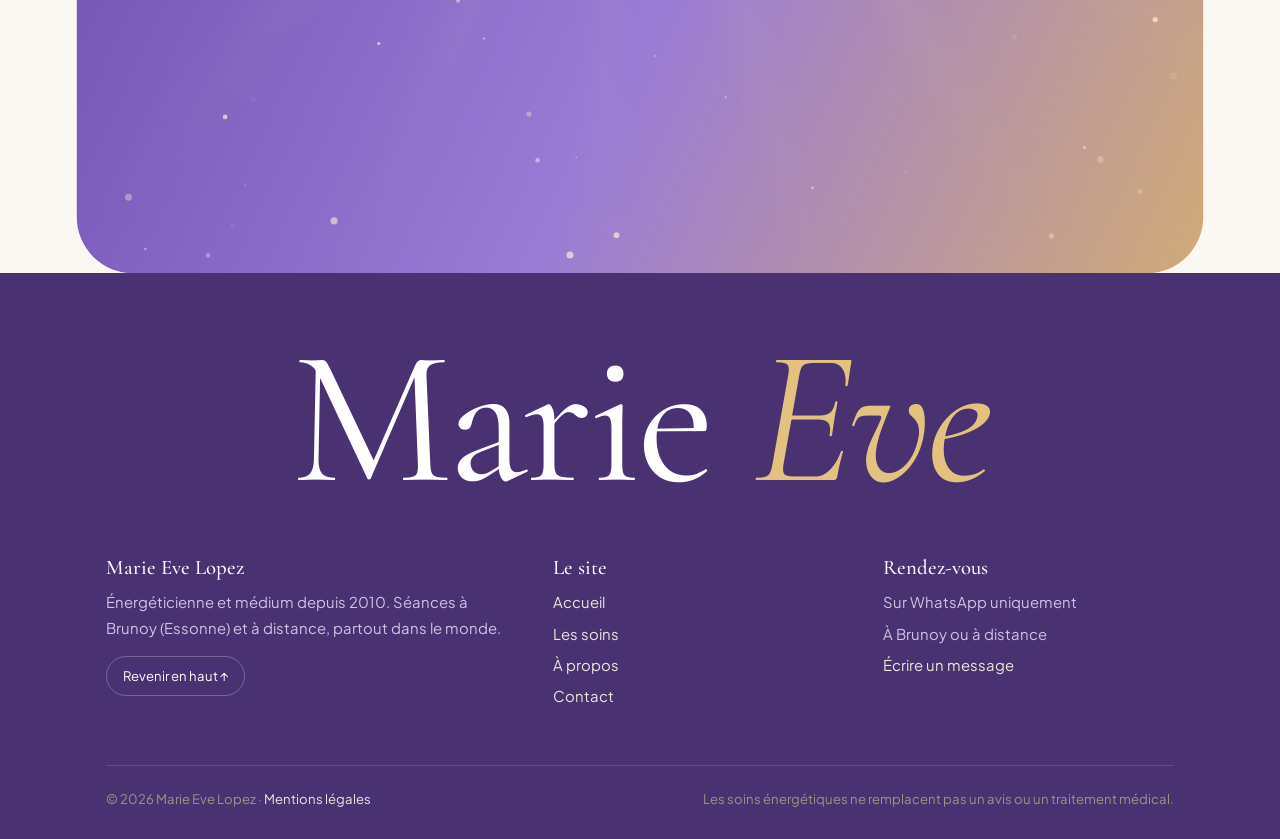
<file: a-propos.html>
<!DOCTYPE html>
<html lang="fr" class="sans-js" data-theme="clair">
<head>
<meta charset="UTF-8">
<meta name="viewport" content="width=device-width, initial-scale=1">
<title>À propos — Marie Eve Lopez, énergéticienne à Brunoy</title>
<meta name="description" content="Médium depuis l’enfance, énergéticienne depuis 2010 et formatrice New Paradigm MDT : le parcours de Marie Eve Lopez.">
<meta name="theme-color" content="#FBF8F4">
<meta property="og:title" content="À propos — Marie Eve Lopez, énergéticienne à Brunoy">
<meta property="og:description" content="Médium depuis l’enfance, énergéticienne depuis 2010 et formatrice New Paradigm MDT : le parcours de Marie Eve Lopez.">
<meta property="og:type" content="website">
<meta property="og:locale" content="fr_FR">
<link rel="preconnect" href="https://fonts.googleapis.com">
<link rel="preconnect" href="https://fonts.gstatic.com" crossorigin>
<link href="https://fonts.googleapis.com/css2?family=Cormorant+Garamond:ital,wght@0,300;0,400;0,500;1,300;1,400;1,500&family=Plus+Jakarta+Sans:wght@300;400;500;600&display=swap" rel="stylesheet">
<link rel="stylesheet" href="assets/style.css">
<script>
(function(d){d.classList.remove("sans-js");
var calme=window.matchMedia&&matchMedia("(prefers-reduced-motion: reduce)").matches;
if(!calme)d.classList.add("js-anim");
try{var t=localStorage.getItem("me-theme");if(t)d.setAttribute("data-theme",t);
if(sessionStorage.getItem("me-vu")==="1")d.classList.add("deja-vu");}catch(e){}})(document.documentElement);
</script>
</head>
<body>
<svg width="0" height="0" style="position:absolute" aria-hidden="true" focusable="false">
  <filter id="goo"><feGaussianBlur in="SourceGraphic" stdDeviation="14" result="f"/><feColorMatrix in="f" mode="matrix" values="1 0 0 0 0  0 1 0 0 0  0 0 1 0 0  0 0 0 22 -9"/></filter>
  <filter id="liquide" x="-10%" y="-10%" width="120%" height="120%"><feTurbulence id="liquide-bruit" type="fractalNoise" baseFrequency="0.008 0.012" numOctaves="2" seed="3"/><feDisplacementMap id="liquide-dep" in="SourceGraphic" scale="18" xChannelSelector="R" yChannelSelector="G"/></filter>
  <filter id="distorsion" x="-10%" y="-10%" width="120%" height="120%"><feTurbulence type="turbulence" baseFrequency="0.012 0.04" numOctaves="2" seed="8"/><feDisplacementMap id="distorsion-dep" in="SourceGraphic" scale="0" xChannelSelector="R" yChannelSelector="B"/></filter>
</svg>

<div class="chargeur" aria-hidden="true">
  <div class="chargeur__lotus"></div>
  <div class="chargeur__nom">Marie Eve</div>
  <div class="chargeur__metier">Énergéticienne · Brunoy</div>
  <div class="chargeur__compteur">0</div>
  <div class="chargeur__barre"><i></i></div>
</div>
<div class="volets" aria-hidden="true"><i></i><i></i><svg class="volets__logo" viewBox="0 0 120 120" aria-hidden="true"><circle cx="60" cy="60" r="56"/><path d="M30 84V38l18 30 18-30v46"/><path d="M90 38H74v46h16M74 61h13M80 28l6-6"/></svg><div class="volets__titre"></div></div>
<div class="barre-chargement" aria-hidden="true"></div>
<div class="grain" aria-hidden="true"></div>
<div class="vignette" aria-hidden="true"></div>
<div class="projecteur" aria-hidden="true"></div>
<canvas class="trainee" aria-hidden="true"></canvas>
<div class="curseur" aria-hidden="true"><span class="curseur__anneau"><em class="curseur__texte"></em></span><span class="curseur__point"></span></div>
<div class="progression" aria-hidden="true"></div>
<nav class="reperes" aria-label="Position dans la page"></nav>

<header class="entete">
  <div class="conteneur">
    <a class="marque" href="index.html" data-lien data-curseur="Accueil">
      <strong>Marie Eve Lopez</strong>
      <span>Énergéticienne · Brunoy</span>
    </a>
    <nav class="menu" id="menu" aria-label="Navigation principale">
      <a href="index.html" data-lien><span class="roule"><span>Accueil</span><span>Accueil</span></span></a>
      <a href="soins.html" data-lien><span class="roule"><span>Les soins</span><span>Les soins</span></span></a>
      <a href="a-propos.html" data-lien aria-current="page"><span class="roule"><span>À propos</span><span>À propos</span></span></a>
      <a href="contact.html" data-lien><span class="roule"><span>Contact</span><span>Contact</span></span></a>
      <span class="menu__indic" aria-hidden="true"></span>
    </nav>
    <div class="outils">
      <button class="outil outil--theme" type="button" aria-label="Changer de mode clair ou sombre" data-curseur="Mode"><svg class="soleil" viewBox="0 0 24 24" fill="none" stroke="currentColor" stroke-width="1.5"><circle cx="12" cy="12" r="4.5"/><path d="M12 2v2M12 20v2M2 12h2M20 12h2M4.9 4.9l1.4 1.4M17.7 17.7l1.4 1.4M4.9 19.1l1.4-1.4M17.7 6.3l1.4-1.4"/></svg><svg class="lune" viewBox="0 0 24 24" fill="none" stroke="currentColor" stroke-width="1.5"><path d="M20 14.5A8 8 0 1 1 9.5 4a6.5 6.5 0 0 0 10.5 10.5z"/></svg></button>
      <button class="outil outil--son" type="button" aria-pressed="false" aria-label="Activer les sons" data-curseur="Son"><svg viewBox="0 0 24 24" fill="none" stroke="currentColor" stroke-width="1.5"><path d="M4 10v4h4l5 4V6L8 10H4z"/><path class="onde-son" d="M16 9a4 4 0 0 1 0 6M18.5 6.5a7.5 7.5 0 0 1 0 11"/></svg></button>
      <a class="bouton bouton--wa bouton--entete" href="contact.html" data-wa="" data-curseur="WhatsApp" data-aimant><svg viewBox="0 0 24 24" fill="currentColor" aria-hidden="true"><path d="M12.04 2C6.58 2 2.13 6.45 2.13 11.91c0 1.75.46 3.45 1.32 4.95L2 22l5.28-1.38a9.9 9.9 0 0 0 4.76 1.21h.01c5.46 0 9.91-4.45 9.91-9.91C21.96 6.45 17.5 2 12.04 2zm5.8 14.16c-.24.68-1.42 1.32-1.95 1.36-.5.05-.98.23-3.3-.69-2.79-1.1-4.55-3.94-4.69-4.12-.13-.18-1.11-1.48-1.11-2.82 0-1.34.7-2 .95-2.27.25-.27.54-.34.72-.34.18 0 .36 0 .52.01.17.01.39-.06.61.47.23.55.77 1.9.84 2.04.07.14.11.3.02.48-.09.18-.14.29-.27.45-.14.16-.29.36-.41.48-.14.14-.28.29-.12.56.16.27.71 1.17 1.52 1.9 1.05.93 1.93 1.22 2.2 1.36.27.14.43.11.59-.07.16-.18.68-.79.86-1.07.18-.27.36-.22.61-.13.25.09 1.59.75 1.86.89.27.14.45.2.52.32.07.11.07.66-.17 1.34z"/></svg><span class="roule"><span>Rendez-vous</span><span>Rendez-vous</span></span></a>
      <button class="burger" id="burger" type="button" aria-expanded="false" aria-controls="menu-mobile" aria-label="Ouvrir le menu"><i></i><i></i><i></i></button>
    </div>
  </div>
</header>

<div class="menu-mobile" id="menu-mobile">
  <a href="index.html" data-lien><span>Accueil</span></a>
  <a href="soins.html" data-lien><span>Les soins</span></a>
  <a href="a-propos.html" data-lien aria-current="page"><span>À propos</span></a>
  <a href="contact.html" data-lien><span>Contact</span></a>
  <a class="bouton bouton--wa" href="contact.html" data-wa="" data-curseur="WhatsApp" data-aimant><svg viewBox="0 0 24 24" fill="currentColor" aria-hidden="true"><path d="M12.04 2C6.58 2 2.13 6.45 2.13 11.91c0 1.75.46 3.45 1.32 4.95L2 22l5.28-1.38a9.9 9.9 0 0 0 4.76 1.21h.01c5.46 0 9.91-4.45 9.91-9.91C21.96 6.45 17.5 2 12.04 2zm5.8 14.16c-.24.68-1.42 1.32-1.95 1.36-.5.05-.98.23-3.3-.69-2.79-1.1-4.55-3.94-4.69-4.12-.13-.18-1.11-1.48-1.11-2.82 0-1.34.7-2 .95-2.27.25-.27.54-.34.72-.34.18 0 .36 0 .52.01.17.01.39-.06.61.47.23.55.77 1.9.84 2.04.07.14.11.3.02.48-.09.18-.14.29-.27.45-.14.16-.29.36-.41.48-.14.14-.28.29-.12.56.16.27.71 1.17 1.52 1.9 1.05.93 1.93 1.22 2.2 1.36.27.14.43.11.59-.07.16-.18.68-.79.86-1.07.18-.27.36-.22.61-.13.25.09 1.59.75 1.86.89.27.14.45.2.52.32.07.11.07.66-.17 1.34z"/></svg><span class="roule"><span>Prendre rendez-vous</span><span>Prendre rendez-vous</span></span></a>
  <p>À Brunoy et à distance, partout dans le monde</p>
</div>

<main id="contenu" data-page="apropos">

<section class="ouverture ouverture--page" data-repere="À propos">
  <div class="halo halo--1" aria-hidden="true"></div><div class="halo halo--2" aria-hidden="true"></div>
  <svg class="fleur dessine" viewBox="0 0 200 200" aria-hidden="true" data-fleur><circle cx="100" cy="100" r="30"/><circle cx="130.00" cy="100.00" r="30"/><circle cx="115.00" cy="125.98" r="30"/><circle cx="85.00" cy="125.98" r="30"/><circle cx="70.00" cy="100.00" r="30"/><circle cx="85.00" cy="74.02" r="30"/><circle cx="115.00" cy="74.02" r="30"/><circle cx="145.03" cy="126.00" r="30"/><circle cx="100.00" cy="152.00" r="30"/><circle cx="54.97" cy="126.00" r="30"/><circle cx="54.97" cy="74.00" r="30"/><circle cx="100.00" cy="48.00" r="30"/><circle cx="145.03" cy="74.00" r="30"/><circle cx="100" cy="100" r="90"/><circle cx="100" cy="100" r="96"/></svg>
  <div class="conteneur">
    <span class="surtitre" data-r="masque">À propos</span>
    <h1 class="titre-xxl" data-xxl><span class="ligne">Marie Eve</span><span class="ligne"><em class="degrade-anime">Lopez</em></span></h1>
    <p class="chapeau" data-r="monte">Médium depuis l’enfance, énergéticienne depuis 2010 et formatrice de praticiens, j’accompagne adultes et enfants à Brunoy et à distance.</p>
  </div>
</section>

<section class="section" data-repere="Mon histoire">
  <div class="conteneur">
    <div class="grille grille-2" style="align-items:center">
      <div class="devoile-cadre" data-devoile><div class="scene" data-profondeur="-18">
      <div class="aura" aria-hidden="true"></div>
      <div class="gouttes" aria-hidden="true"><i></i><i></i><i></i><i></i></div>
      
      <!-- >>> PHOTO : remplacer .portrait__image par <img class="portrait__image" src="assets/marie-eve.jpg" alt="Marie Eve Lopez"> -->
      <div class="portrait" role="img" aria-label="Emplacement de la photo de Marie Eve" data-curseur="Respirer" data-relief>
        <div class="portrait__image"></div>
        <div><span>M E</span>Photo de Marie Eve<br>à ajouter</div>
        <i class="portrait__reflet"></i>
      </div>
    </div></div>
      <div>
        <span class="surtitre" data-r="masque">Mon chemin</span>
        <!-- >>> PARCOURS : d'après l'entretien. L'origine familiale (gens du voyage) n'est pas citée sans son accord. -->
        <p class="texte-revele" data-revele style="font-size:clamp(1.5rem,2.6vw,2.2rem)">Aussi loin que je me souvienne, j’ai vu et entendu ce que d’autres ne percevaient pas.</p>
        <p data-r="monte">Je viens d’une famille où les dons se transmettent : ma mère tire les cartes, ma grand-mère voyait l’avenir, et mon grand-oncle était rebouteux, j’ai appris à ses côtés. C’est ma mère qui m’a offert mon premier jeu de cartes, à 11 ans.</p>
        <p data-r="monte">J’ai pourtant d’abord suivi un chemin classique : un BTS, la banque à partir de 1997, puis assistante maternelle. En 2010, j’ai choisi d’écouter ce qui m’appelait depuis toujours et je me suis installée à mon compte.</p>
        <p data-r="monte">Je ne promets pas de miracle. Je m’engage à être pleinement présente, à vous écouter sans jugement et à vous accompagner à votre rythme.</p>
      </div>
    </div>
  </div>
</section>

<section class="section section--sable fond-anime" data-repere="Formations">
  <div class="conteneur">
    <div class="grille grille-2">
      <div>
        <span class="surtitre" data-r="masque">Ici et ailleurs</span>
        <h2 data-titre>Le soin <em>sans frontières</em></h2>
        <p data-r="monte">Je reçois à Brunoy, et j’accompagne aussi à distance des personnes en Amérique latine, en Europe de l’Est, aux États-Unis ou en Afrique. Une photo ou la voix suffisent pour percevoir l’état émotionnel, les chocs et les blocages. La plupart de mes clients viennent par le bouche-à-oreille.</p>
      </div>
      <!-- >>> FORMATIONS : d'après l'entretien ; organismes et années à compléter si elle le souhaite -->
      <div class="carte" data-r="droite" data-relief><i class="carte__reflet"></i>
        <span class="num">Formations</span>
        <h3>Se former, toujours</h3>
        <ul class="formations">
          <li>Bases de l’énergie <span>48 h</span></li>
          <li>Canalisation <span>48 h</span></li>
          <li>DTMA, désensibilisation des traumatismes</li>
          <li>Hypnose régressive <span>en fin de formation</span></li>
          <li>Reprogrammation cellulaire <span>en cours</span></li>
        </ul>
        <p class="note">Depuis une dizaine d’années, je forme à mon tour des praticiens en énergie au sein de l’école New Paradigm MDT.</p>
      </div>
    </div>
  </div>
</section>

<section class="section" data-repere="Engagements">
  <div class="liquide-fond" aria-hidden="true"><i></i><i></i></div>
  <div class="conteneur">
    <div class="entete-section"><span class="surtitre" data-r="masque">Mes engagements</span><h2 data-titre>Un cadre <em>clair et respectueux</em></h2></div>
    <div class="grille grille-2">
      <div class="carte" data-r="gauche" data-relief><i class="carte__reflet"></i><h3>Complémentaire de la médecine</h3><p>Mon accompagnement ne remplace jamais un avis, un diagnostic ou un traitement médical.</p></div>
      <div class="carte" data-r="droite" data-relief><i class="carte__reflet"></i><h3>Respect de votre libre arbitre</h3><p>Rien n’est fait sans votre accord, et vous restez libre d’arrêter à tout moment.</p></div>
      <div class="carte" data-r="gauche" data-relief><i class="carte__reflet"></i><h3>Confidentialité</h3><p>Ce qui se dit pendant la séance reste entre nous.</p></div>
      <div class="carte" data-r="droite" data-relief><i class="carte__reflet"></i><h3>Honnêteté</h3><p>Si votre situation relève d’un autre professionnel, je vous le dirai et je vous orienterai.</p></div>
    </div>
  </div>
</section>

<section class="section section--nuit bandeau" data-repere="Rendez-vous">
  <div class="rayons" aria-hidden="true"></div>
  <canvas class="etincelles" aria-hidden="true"></canvas>
  <div class="conteneur etroit">
    <h2 data-titre>Faisons <em>connaissance</em></h2>
    <p class="chapeau" data-r="monte">Une question avant de réserver ? Écrivez-moi, je vous réponds avec plaisir.</p>
    <div class="actions" data-r="zoom"><a class="bouton bouton--wa" href="contact.html" data-wa="" data-curseur="WhatsApp" data-aimant><svg viewBox="0 0 24 24" fill="currentColor" aria-hidden="true"><path d="M12.04 2C6.58 2 2.13 6.45 2.13 11.91c0 1.75.46 3.45 1.32 4.95L2 22l5.28-1.38a9.9 9.9 0 0 0 4.76 1.21h.01c5.46 0 9.91-4.45 9.91-9.91C21.96 6.45 17.5 2 12.04 2zm5.8 14.16c-.24.68-1.42 1.32-1.95 1.36-.5.05-.98.23-3.3-.69-2.79-1.1-4.55-3.94-4.69-4.12-.13-.18-1.11-1.48-1.11-2.82 0-1.34.7-2 .95-2.27.25-.27.54-.34.72-.34.18 0 .36 0 .52.01.17.01.39-.06.61.47.23.55.77 1.9.84 2.04.07.14.11.3.02.48-.09.18-.14.29-.27.45-.14.16-.29.36-.41.48-.14.14-.28.29-.12.56.16.27.71 1.17 1.52 1.9 1.05.93 1.93 1.22 2.2 1.36.27.14.43.11.59-.07.16-.18.68-.79.86-1.07.18-.27.36-.22.61-.13.25.09 1.59.75 1.86.89.27.14.45.2.52.32.07.11.07.66-.17 1.34z"/></svg><span class="roule"><span>Écrire sur WhatsApp</span><span>Écrire sur WhatsApp</span></span></a></div>
  </div>
</section>

</main>

<footer class="pied">
  <div class="pied__geant" aria-hidden="true">Marie <em>Eve</em></div>
  <div class="conteneur">
    <div>
      <h3>Marie Eve Lopez</h3>
      <p>Énergéticienne et médium depuis 2010. Séances à Brunoy (Essonne) et à distance, partout dans le monde.</p>
      <button class="haut" type="button" data-curseur="Haut">Revenir en haut ↑</button>
    </div>
    <div>
      <h3>Le site</h3>
      <ul><li><a href="index.html" data-lien>Accueil</a></li><li><a href="soins.html" data-lien>Les soins</a></li><li><a href="a-propos.html" data-lien>À propos</a></li><li><a href="contact.html" data-lien>Contact</a></li></ul>
    </div>
    <div>
      <h3>Rendez-vous</h3>
      <ul>
        <li>Sur WhatsApp uniquement</li>
        <li>À Brunoy ou à distance</li>
        <li><a href="contact.html" data-lien>Écrire un message</a></li>
      </ul>
    </div>
    <div class="pied__bas">
      <span>© <span id="annee">2026</span> Marie Eve Lopez · <a href="mentions-legales.html" data-lien>Mentions légales</a></span>
      <span>Les soins énergétiques ne remplacent pas un avis ou un traitement médical.</span>
    </div>
  </div>
</footer>

<a class="flottant" href="contact.html" data-wa="" data-curseur="WhatsApp" aria-label="Écrire à Marie Eve sur WhatsApp"><svg viewBox="0 0 24 24" fill="currentColor" aria-hidden="true"><path d="M12.04 2C6.58 2 2.13 6.45 2.13 11.91c0 1.75.46 3.45 1.32 4.95L2 22l5.28-1.38a9.9 9.9 0 0 0 4.76 1.21h.01c5.46 0 9.91-4.45 9.91-9.91C21.96 6.45 17.5 2 12.04 2zm5.8 14.16c-.24.68-1.42 1.32-1.95 1.36-.5.05-.98.23-3.3-.69-2.79-1.1-4.55-3.94-4.69-4.12-.13-.18-1.11-1.48-1.11-2.82 0-1.34.7-2 .95-2.27.25-.27.54-.34.72-.34.18 0 .36 0 .52.01.17.01.39-.06.61.47.23.55.77 1.9.84 2.04.07.14.11.3.02.48-.09.18-.14.29-.27.45-.14.16-.29.36-.41.48-.14.14-.28.29-.12.56.16.27.71 1.17 1.52 1.9 1.05.93 1.93 1.22 2.2 1.36.27.14.43.11.59-.07.16-.18.68-.79.86-1.07.18-.27.36-.22.61-.13.25.09 1.59.75 1.86.89.27.14.45.2.52.32.07.11.07.66-.17 1.34z"/></svg></a>

<div class="toast" role="status" aria-live="polite"><strong></strong><span></span><button class="toast__fermer" type="button" aria-label="Fermer">×</button><i class="toast__temps"></i></div>

<div class="modale" role="dialog" aria-modal="true" aria-labelledby="modale-titre">
  <div class="modale__fond" data-fermer></div>
  <div class="modale__boite"><button class="modale__fermer" type="button" data-fermer aria-label="Fermer">×</button><div class="modale__contenu"></div></div>
</div>

<script src="assets/vendor/gsap.min.js"></script>
<script src="assets/vendor/ScrollTrigger.min.js"></script>
<script src="assets/vendor/split-type.min.js"></script>
<script src="assets/vendor/lenis.min.js"></script>
<script src="assets/soins-data.js"></script>
<script src="assets/main.js"></script>
<script src="assets/lotus.js"></script>
<script src="assets/scene3d.js"></script>
<script src="assets/experience.js"></script>
</body>
</html>
</file>
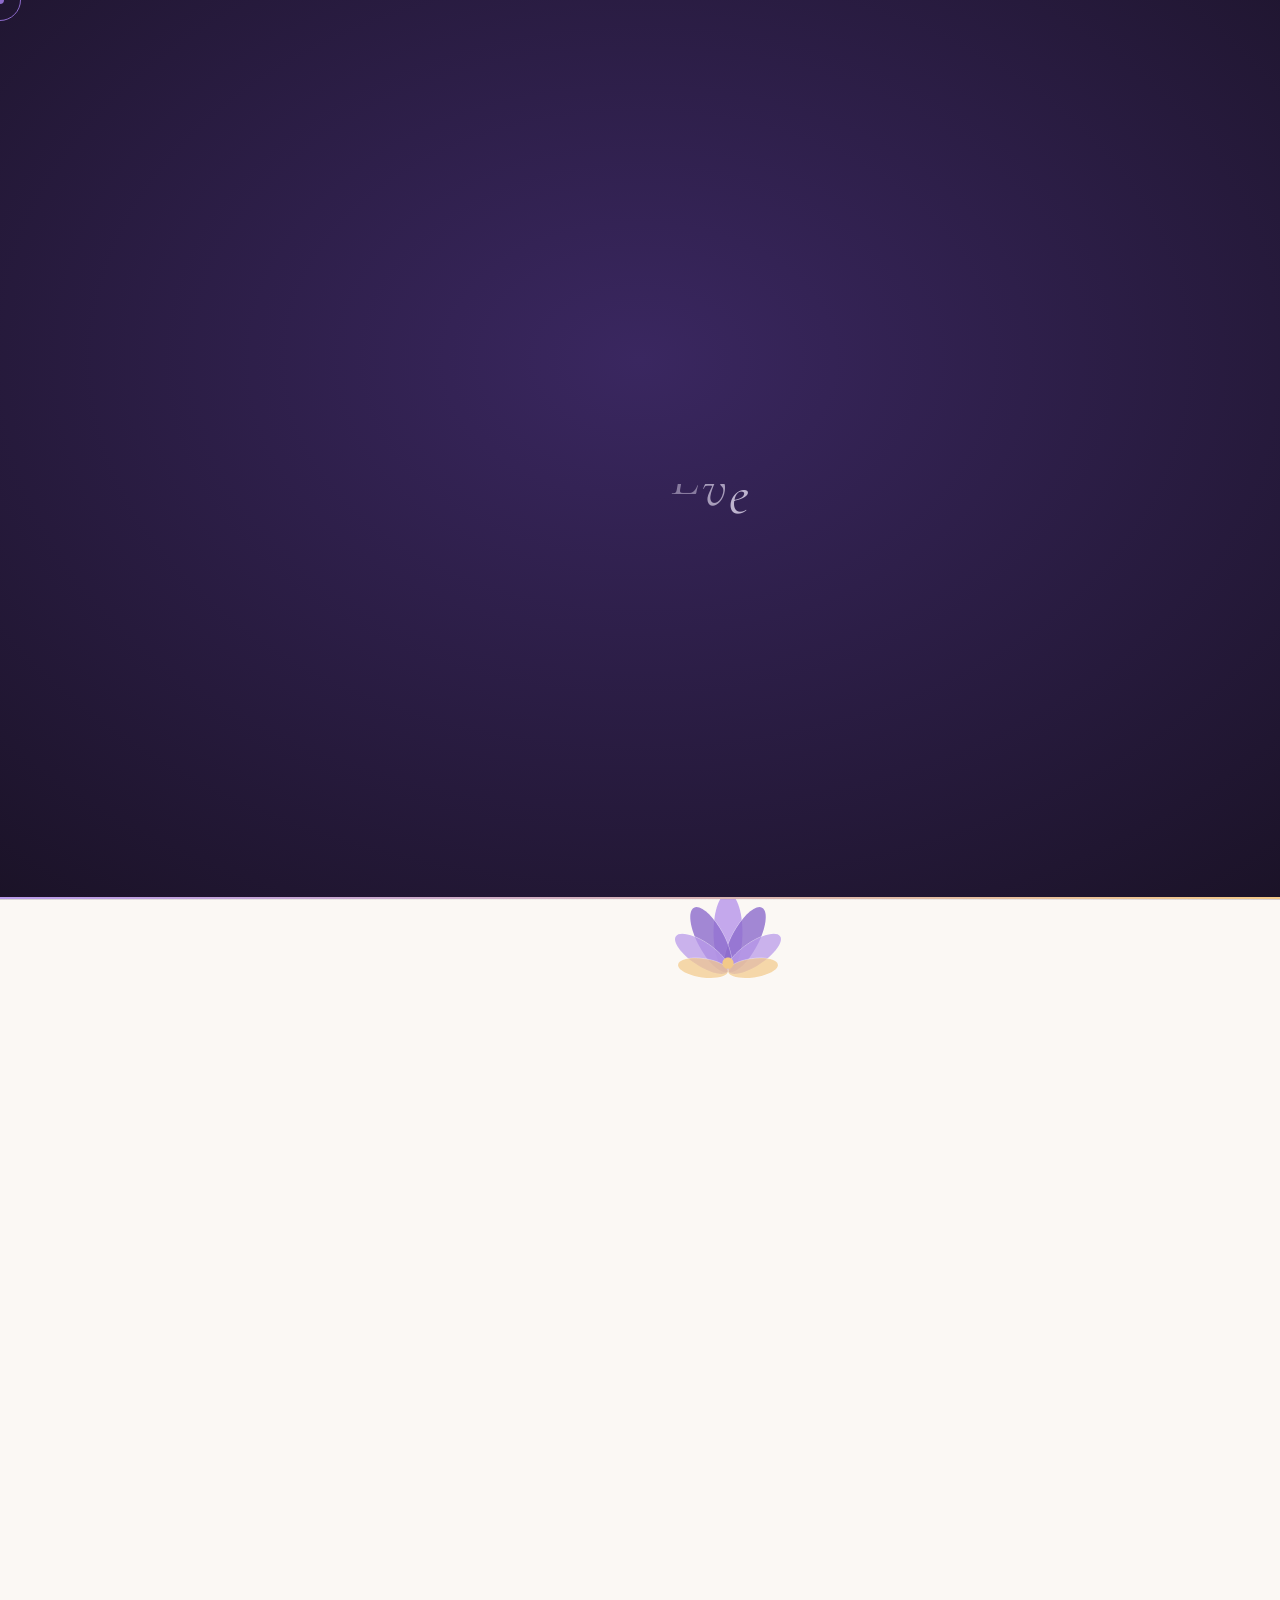
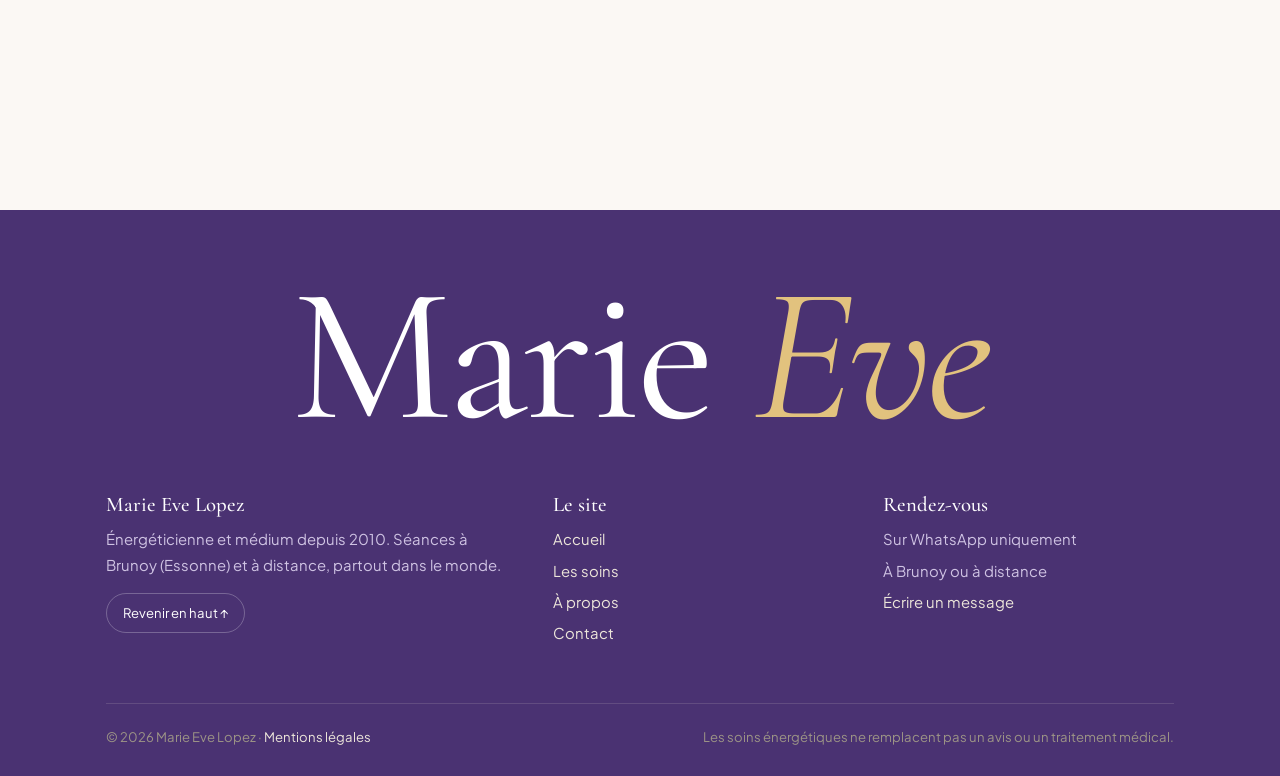
<file: contact.html>
<!DOCTYPE html>
<html lang="fr" class="sans-js" data-theme="clair">
<head>
<meta charset="UTF-8">
<meta name="viewport" content="width=device-width, initial-scale=1">
<title>Contact et rendez-vous — Marie Eve Lopez</title>
<meta name="description" content="Prendre rendez-vous sur WhatsApp pour une séance à Brunoy ou à distance.">
<meta name="theme-color" content="#FBF8F4">
<meta property="og:title" content="Contact et rendez-vous — Marie Eve Lopez">
<meta property="og:description" content="Prendre rendez-vous sur WhatsApp pour une séance à Brunoy ou à distance.">
<meta property="og:type" content="website">
<meta property="og:locale" content="fr_FR">
<link rel="preconnect" href="https://fonts.googleapis.com">
<link rel="preconnect" href="https://fonts.gstatic.com" crossorigin>
<link href="https://fonts.googleapis.com/css2?family=Cormorant+Garamond:ital,wght@0,300;0,400;0,500;1,300;1,400;1,500&family=Plus+Jakarta+Sans:wght@300;400;500;600&display=swap" rel="stylesheet">
<link rel="stylesheet" href="assets/style.css">
<script>
(function(d){d.classList.remove("sans-js");
var calme=window.matchMedia&&matchMedia("(prefers-reduced-motion: reduce)").matches;
if(!calme)d.classList.add("js-anim");
try{var t=localStorage.getItem("me-theme");if(t)d.setAttribute("data-theme",t);
if(sessionStorage.getItem("me-vu")==="1")d.classList.add("deja-vu");}catch(e){}})(document.documentElement);
</script>
</head>
<body>
<svg width="0" height="0" style="position:absolute" aria-hidden="true" focusable="false">
  <filter id="goo"><feGaussianBlur in="SourceGraphic" stdDeviation="14" result="f"/><feColorMatrix in="f" mode="matrix" values="1 0 0 0 0  0 1 0 0 0  0 0 1 0 0  0 0 0 22 -9"/></filter>
  <filter id="liquide" x="-10%" y="-10%" width="120%" height="120%"><feTurbulence id="liquide-bruit" type="fractalNoise" baseFrequency="0.008 0.012" numOctaves="2" seed="3"/><feDisplacementMap id="liquide-dep" in="SourceGraphic" scale="18" xChannelSelector="R" yChannelSelector="G"/></filter>
  <filter id="distorsion" x="-10%" y="-10%" width="120%" height="120%"><feTurbulence type="turbulence" baseFrequency="0.012 0.04" numOctaves="2" seed="8"/><feDisplacementMap id="distorsion-dep" in="SourceGraphic" scale="0" xChannelSelector="R" yChannelSelector="B"/></filter>
</svg>

<div class="chargeur" aria-hidden="true">
  <div class="chargeur__lotus"></div>
  <div class="chargeur__nom">Marie Eve</div>
  <div class="chargeur__metier">Énergéticienne · Brunoy</div>
  <div class="chargeur__compteur">0</div>
  <div class="chargeur__barre"><i></i></div>
</div>
<div class="volets" aria-hidden="true"><i></i><i></i><svg class="volets__logo" viewBox="0 0 120 120" aria-hidden="true"><circle cx="60" cy="60" r="56"/><path d="M30 84V38l18 30 18-30v46"/><path d="M90 38H74v46h16M74 61h13M80 28l6-6"/></svg><div class="volets__titre"></div></div>
<div class="barre-chargement" aria-hidden="true"></div>
<div class="grain" aria-hidden="true"></div>
<div class="vignette" aria-hidden="true"></div>
<div class="projecteur" aria-hidden="true"></div>
<canvas class="trainee" aria-hidden="true"></canvas>
<div class="curseur" aria-hidden="true"><span class="curseur__anneau"><em class="curseur__texte"></em></span><span class="curseur__point"></span></div>
<div class="progression" aria-hidden="true"></div>
<nav class="reperes" aria-label="Position dans la page"></nav>

<header class="entete">
  <div class="conteneur">
    <a class="marque" href="index.html" data-lien data-curseur="Accueil">
      <strong>Marie Eve Lopez</strong>
      <span>Énergéticienne · Brunoy</span>
    </a>
    <nav class="menu" id="menu" aria-label="Navigation principale">
      <a href="index.html" data-lien><span class="roule"><span>Accueil</span><span>Accueil</span></span></a>
      <a href="soins.html" data-lien><span class="roule"><span>Les soins</span><span>Les soins</span></span></a>
      <a href="a-propos.html" data-lien><span class="roule"><span>À propos</span><span>À propos</span></span></a>
      <a href="contact.html" data-lien aria-current="page"><span class="roule"><span>Contact</span><span>Contact</span></span></a>
      <span class="menu__indic" aria-hidden="true"></span>
    </nav>
    <div class="outils">
      <button class="outil outil--theme" type="button" aria-label="Changer de mode clair ou sombre" data-curseur="Mode"><svg class="soleil" viewBox="0 0 24 24" fill="none" stroke="currentColor" stroke-width="1.5"><circle cx="12" cy="12" r="4.5"/><path d="M12 2v2M12 20v2M2 12h2M20 12h2M4.9 4.9l1.4 1.4M17.7 17.7l1.4 1.4M4.9 19.1l1.4-1.4M17.7 6.3l1.4-1.4"/></svg><svg class="lune" viewBox="0 0 24 24" fill="none" stroke="currentColor" stroke-width="1.5"><path d="M20 14.5A8 8 0 1 1 9.5 4a6.5 6.5 0 0 0 10.5 10.5z"/></svg></button>
      <button class="outil outil--son" type="button" aria-pressed="false" aria-label="Activer les sons" data-curseur="Son"><svg viewBox="0 0 24 24" fill="none" stroke="currentColor" stroke-width="1.5"><path d="M4 10v4h4l5 4V6L8 10H4z"/><path class="onde-son" d="M16 9a4 4 0 0 1 0 6M18.5 6.5a7.5 7.5 0 0 1 0 11"/></svg></button>
      <a class="bouton bouton--wa bouton--entete" href="contact.html" data-wa="" data-curseur="WhatsApp" data-aimant><svg viewBox="0 0 24 24" fill="currentColor" aria-hidden="true"><path d="M12.04 2C6.58 2 2.13 6.45 2.13 11.91c0 1.75.46 3.45 1.32 4.95L2 22l5.28-1.38a9.9 9.9 0 0 0 4.76 1.21h.01c5.46 0 9.91-4.45 9.91-9.91C21.96 6.45 17.5 2 12.04 2zm5.8 14.16c-.24.68-1.42 1.32-1.95 1.36-.5.05-.98.23-3.3-.69-2.79-1.1-4.55-3.94-4.69-4.12-.13-.18-1.11-1.48-1.11-2.82 0-1.34.7-2 .95-2.27.25-.27.54-.34.72-.34.18 0 .36 0 .52.01.17.01.39-.06.61.47.23.55.77 1.9.84 2.04.07.14.11.3.02.48-.09.18-.14.29-.27.45-.14.16-.29.36-.41.48-.14.14-.28.29-.12.56.16.27.71 1.17 1.52 1.9 1.05.93 1.93 1.22 2.2 1.36.27.14.43.11.59-.07.16-.18.68-.79.86-1.07.18-.27.36-.22.61-.13.25.09 1.59.75 1.86.89.27.14.45.2.52.32.07.11.07.66-.17 1.34z"/></svg><span class="roule"><span>Rendez-vous</span><span>Rendez-vous</span></span></a>
      <button class="burger" id="burger" type="button" aria-expanded="false" aria-controls="menu-mobile" aria-label="Ouvrir le menu"><i></i><i></i><i></i></button>
    </div>
  </div>
</header>

<div class="menu-mobile" id="menu-mobile">
  <a href="index.html" data-lien><span>Accueil</span></a>
  <a href="soins.html" data-lien><span>Les soins</span></a>
  <a href="a-propos.html" data-lien><span>À propos</span></a>
  <a href="contact.html" data-lien aria-current="page"><span>Contact</span></a>
  <a class="bouton bouton--wa" href="contact.html" data-wa="" data-curseur="WhatsApp" data-aimant><svg viewBox="0 0 24 24" fill="currentColor" aria-hidden="true"><path d="M12.04 2C6.58 2 2.13 6.45 2.13 11.91c0 1.75.46 3.45 1.32 4.95L2 22l5.28-1.38a9.9 9.9 0 0 0 4.76 1.21h.01c5.46 0 9.91-4.45 9.91-9.91C21.96 6.45 17.5 2 12.04 2zm5.8 14.16c-.24.68-1.42 1.32-1.95 1.36-.5.05-.98.23-3.3-.69-2.79-1.1-4.55-3.94-4.69-4.12-.13-.18-1.11-1.48-1.11-2.82 0-1.34.7-2 .95-2.27.25-.27.54-.34.72-.34.18 0 .36 0 .52.01.17.01.39-.06.61.47.23.55.77 1.9.84 2.04.07.14.11.3.02.48-.09.18-.14.29-.27.45-.14.16-.29.36-.41.48-.14.14-.28.29-.12.56.16.27.71 1.17 1.52 1.9 1.05.93 1.93 1.22 2.2 1.36.27.14.43.11.59-.07.16-.18.68-.79.86-1.07.18-.27.36-.22.61-.13.25.09 1.59.75 1.86.89.27.14.45.2.52.32.07.11.07.66-.17 1.34z"/></svg><span class="roule"><span>Prendre rendez-vous</span><span>Prendre rendez-vous</span></span></a>
  <p>À Brunoy et à distance, partout dans le monde</p>
</div>

<main id="contenu" data-page="contact">

<section class="ouverture ouverture--page" data-repere="Contact">
  <canvas class="scene3d" aria-hidden="true" data-cristal-droite></canvas>
  <div class="halo halo--1" aria-hidden="true"></div><div class="halo halo--2" aria-hidden="true"></div>
  <div class="conteneur">
    <span class="surtitre" data-r="masque">Contact et rendez-vous</span>
    <h1 class="titre-xxl" data-xxl><span class="ligne">Prendre</span><span class="ligne"><em class="degrade-anime">rendez-vous</em></span></h1>
    <p class="chapeau" data-r="monte">Les rendez-vous se prennent sur WhatsApp. Le plus simple : cliquez sur le bouton. Vous pouvez aussi remplir le petit formulaire ci-dessous, qui prépare le message pour vous.</p>
    <div class="actions" data-r="monte"><a class="bouton bouton--wa" href="contact.html" data-wa="" data-curseur="WhatsApp" data-aimant><svg viewBox="0 0 24 24" fill="currentColor" aria-hidden="true"><path d="M12.04 2C6.58 2 2.13 6.45 2.13 11.91c0 1.75.46 3.45 1.32 4.95L2 22l5.28-1.38a9.9 9.9 0 0 0 4.76 1.21h.01c5.46 0 9.91-4.45 9.91-9.91C21.96 6.45 17.5 2 12.04 2zm5.8 14.16c-.24.68-1.42 1.32-1.95 1.36-.5.05-.98.23-3.3-.69-2.79-1.1-4.55-3.94-4.69-4.12-.13-.18-1.11-1.48-1.11-2.82 0-1.34.7-2 .95-2.27.25-.27.54-.34.72-.34.18 0 .36 0 .52.01.17.01.39-.06.61.47.23.55.77 1.9.84 2.04.07.14.11.3.02.48-.09.18-.14.29-.27.45-.14.16-.29.36-.41.48-.14.14-.28.29-.12.56.16.27.71 1.17 1.52 1.9 1.05.93 1.93 1.22 2.2 1.36.27.14.43.11.59-.07.16-.18.68-.79.86-1.07.18-.27.36-.22.61-.13.25.09 1.59.75 1.86.89.27.14.45.2.52.32.07.11.07.66-.17 1.34z"/></svg><span class="roule"><span>Prendre rendez-vous sur WhatsApp</span><span>Prendre rendez-vous sur WhatsApp</span></span></a></div>
  </div>
</section>

<section class="section" style="padding-top:30px" data-repere="Formulaire">
  <div class="conteneur">
    <div class="grille grille-2" style="align-items:start">
      <form class="formulaire" id="formulaire" novalidate data-r="gauche">
        <h2 style="font-size:2rem" data-titre>Préparer <em>mon message</em></h2>
        <div class="champs-2">
          <div class="champ champ--flottant"><input id="prenom" name="prenom" autocomplete="given-name" required placeholder=" "><label for="prenom">Prénom *</label><i class="champ__ligne"></i><svg class="ok" viewBox="0 0 24 24" fill="none" stroke="currentColor" stroke-width="2.2" stroke-linecap="round" stroke-linejoin="round" aria-hidden="true"><path d="M5 12.5l4.5 4.5L19 7.5"/></svg><div class="msg">Indiquez votre prénom.</div></div>
          <div class="champ champ--flottant"><input id="commune" name="commune" placeholder=" "><label for="commune">Votre ville ou pays</label><i class="champ__ligne"></i><svg class="ok" viewBox="0 0 24 24" fill="none" stroke="currentColor" stroke-width="2.2" stroke-linecap="round" stroke-linejoin="round" aria-hidden="true"><path d="M5 12.5l4.5 4.5L19 7.5"/></svg></div>
        </div>
        <div class="champ"><label for="soin">Soin souhaité</label>
          <select id="soin" name="soin"><option value="">Je ne sais pas encore</option><option>Soin énergétique</option><option>Guidance médiumnique</option><option>DTMA</option><option>Nettoyage énergétique des lieux</option><option>Libération des karmas</option><option>Déprogrammation de magie</option></select><i class="champ__ligne"></i></div>
        <div class="champ champ--flottant"><input id="dispos" name="dispos" placeholder=" "><label for="dispos">Vos disponibilités (ex. mardi après-midi)</label><i class="champ__ligne"></i><svg class="ok" viewBox="0 0 24 24" fill="none" stroke="currentColor" stroke-width="2.2" stroke-linecap="round" stroke-linejoin="round" aria-hidden="true"><path d="M5 12.5l4.5 4.5L19 7.5"/></svg></div>
        <div class="champ champ--flottant"><textarea id="message" name="message" placeholder=" "></textarea><label for="message">Quelques mots sur ce que vous traversez</label><i class="champ__ligne"></i></div>
        <button class="bouton bouton--wa" type="submit" data-aimant data-curseur="Envoyer"><svg viewBox="0 0 24 24" fill="currentColor" aria-hidden="true"><path d="M12.04 2C6.58 2 2.13 6.45 2.13 11.91c0 1.75.46 3.45 1.32 4.95L2 22l5.28-1.38a9.9 9.9 0 0 0 4.76 1.21h.01c5.46 0 9.91-4.45 9.91-9.91C21.96 6.45 17.5 2 12.04 2zm5.8 14.16c-.24.68-1.42 1.32-1.95 1.36-.5.05-.98.23-3.3-.69-2.79-1.1-4.55-3.94-4.69-4.12-.13-.18-1.11-1.48-1.11-2.82 0-1.34.7-2 .95-2.27.25-.27.54-.34.72-.34.18 0 .36 0 .52.01.17.01.39-.06.61.47.23.55.77 1.9.84 2.04.07.14.11.3.02.48-.09.18-.14.29-.27.45-.14.16-.29.36-.41.48-.14.14-.28.29-.12.56.16.27.71 1.17 1.52 1.9 1.05.93 1.93 1.22 2.2 1.36.27.14.43.11.59-.07.16-.18.68-.79.86-1.07.18-.27.36-.22.61-.13.25.09 1.59.75 1.86.89.27.14.45.2.52.32.07.11.07.66-.17 1.34z"/></svg><span class="roule"><span>Envoyer sur WhatsApp</span><span>Envoyer sur WhatsApp</span></span></button>
        <p class="note" style="margin-top:14px">Aucune donnée n’est enregistrée sur ce site : le formulaire ouvre simplement WhatsApp avec votre message prêt à envoyer.</p>
      </form>
      <div>
        <div class="recit__lotus" data-lotus style="width:140px;margin:-20px 0 10px" aria-hidden="true"></div>
        <h2 style="font-size:2rem" data-titre>Informations <em>pratiques</em></h2>
        <ul class="coordonnees">
          <!-- >>> COORDONNÉES : lieu et horaires à confirmer -->
          <li data-r="droite"><strong>Rendez-vous</strong>Sur WhatsApp uniquement</li>
          <li data-r="droite"><strong>Lieu des séances</strong>Chez moi, à Brunoy (Essonne). Je ne me déplace pas à domicile.</li>
          <li data-r="droite"><strong>À distance</strong>Partout dans le monde, sur photo ou par la voix. Le nettoyage des lieux se fait uniquement à distance.</li>
          <li data-r="droite"><strong>Enfants</strong>Moins de 7 ans : à distance uniquement</li>
          <li data-r="droite"><strong>Horaires</strong>Sur rendez-vous, du lundi au samedi</li>
          <li data-r="droite"><strong>Réponse</strong>Je vous réponds personnellement, au plus vite</li>
        </ul>
        <p class="avertissement" data-r="gauche">Les soins énergétiques ne remplacent pas un suivi médical. En cas d’urgence, appelez le 15.</p>
      </div>
    </div>
  </div>
</section>

</main>

<footer class="pied">
  <div class="pied__geant" aria-hidden="true">Marie <em>Eve</em></div>
  <div class="conteneur">
    <div>
      <h3>Marie Eve Lopez</h3>
      <p>Énergéticienne et médium depuis 2010. Séances à Brunoy (Essonne) et à distance, partout dans le monde.</p>
      <button class="haut" type="button" data-curseur="Haut">Revenir en haut ↑</button>
    </div>
    <div>
      <h3>Le site</h3>
      <ul><li><a href="index.html" data-lien>Accueil</a></li><li><a href="soins.html" data-lien>Les soins</a></li><li><a href="a-propos.html" data-lien>À propos</a></li><li><a href="contact.html" data-lien>Contact</a></li></ul>
    </div>
    <div>
      <h3>Rendez-vous</h3>
      <ul>
        <li>Sur WhatsApp uniquement</li>
        <li>À Brunoy ou à distance</li>
        <li><a href="contact.html" data-lien>Écrire un message</a></li>
      </ul>
    </div>
    <div class="pied__bas">
      <span>© <span id="annee">2026</span> Marie Eve Lopez · <a href="mentions-legales.html" data-lien>Mentions légales</a></span>
      <span>Les soins énergétiques ne remplacent pas un avis ou un traitement médical.</span>
    </div>
  </div>
</footer>

<a class="flottant" href="contact.html" data-wa="" data-curseur="WhatsApp" aria-label="Écrire à Marie Eve sur WhatsApp"><svg viewBox="0 0 24 24" fill="currentColor" aria-hidden="true"><path d="M12.04 2C6.58 2 2.13 6.45 2.13 11.91c0 1.75.46 3.45 1.32 4.95L2 22l5.28-1.38a9.9 9.9 0 0 0 4.76 1.21h.01c5.46 0 9.91-4.45 9.91-9.91C21.96 6.45 17.5 2 12.04 2zm5.8 14.16c-.24.68-1.42 1.32-1.95 1.36-.5.05-.98.23-3.3-.69-2.79-1.1-4.55-3.94-4.69-4.12-.13-.18-1.11-1.48-1.11-2.82 0-1.34.7-2 .95-2.27.25-.27.54-.34.72-.34.18 0 .36 0 .52.01.17.01.39-.06.61.47.23.55.77 1.9.84 2.04.07.14.11.3.02.48-.09.18-.14.29-.27.45-.14.16-.29.36-.41.48-.14.14-.28.29-.12.56.16.27.71 1.17 1.52 1.9 1.05.93 1.93 1.22 2.2 1.36.27.14.43.11.59-.07.16-.18.68-.79.86-1.07.18-.27.36-.22.61-.13.25.09 1.59.75 1.86.89.27.14.45.2.52.32.07.11.07.66-.17 1.34z"/></svg></a>

<div class="toast" role="status" aria-live="polite"><strong></strong><span></span><button class="toast__fermer" type="button" aria-label="Fermer">×</button><i class="toast__temps"></i></div>

<div class="modale" role="dialog" aria-modal="true" aria-labelledby="modale-titre">
  <div class="modale__fond" data-fermer></div>
  <div class="modale__boite"><button class="modale__fermer" type="button" data-fermer aria-label="Fermer">×</button><div class="modale__contenu"></div></div>
</div>

<script src="assets/vendor/gsap.min.js"></script>
<script src="assets/vendor/ScrollTrigger.min.js"></script>
<script src="assets/vendor/split-type.min.js"></script>
<script src="assets/vendor/lenis.min.js"></script>
<script src="assets/soins-data.js"></script>
<script src="assets/main.js"></script>
<script src="assets/lotus.js"></script>
<script src="assets/scene3d.js"></script>
<script src="assets/experience.js"></script>
</body>
</html>
</file>
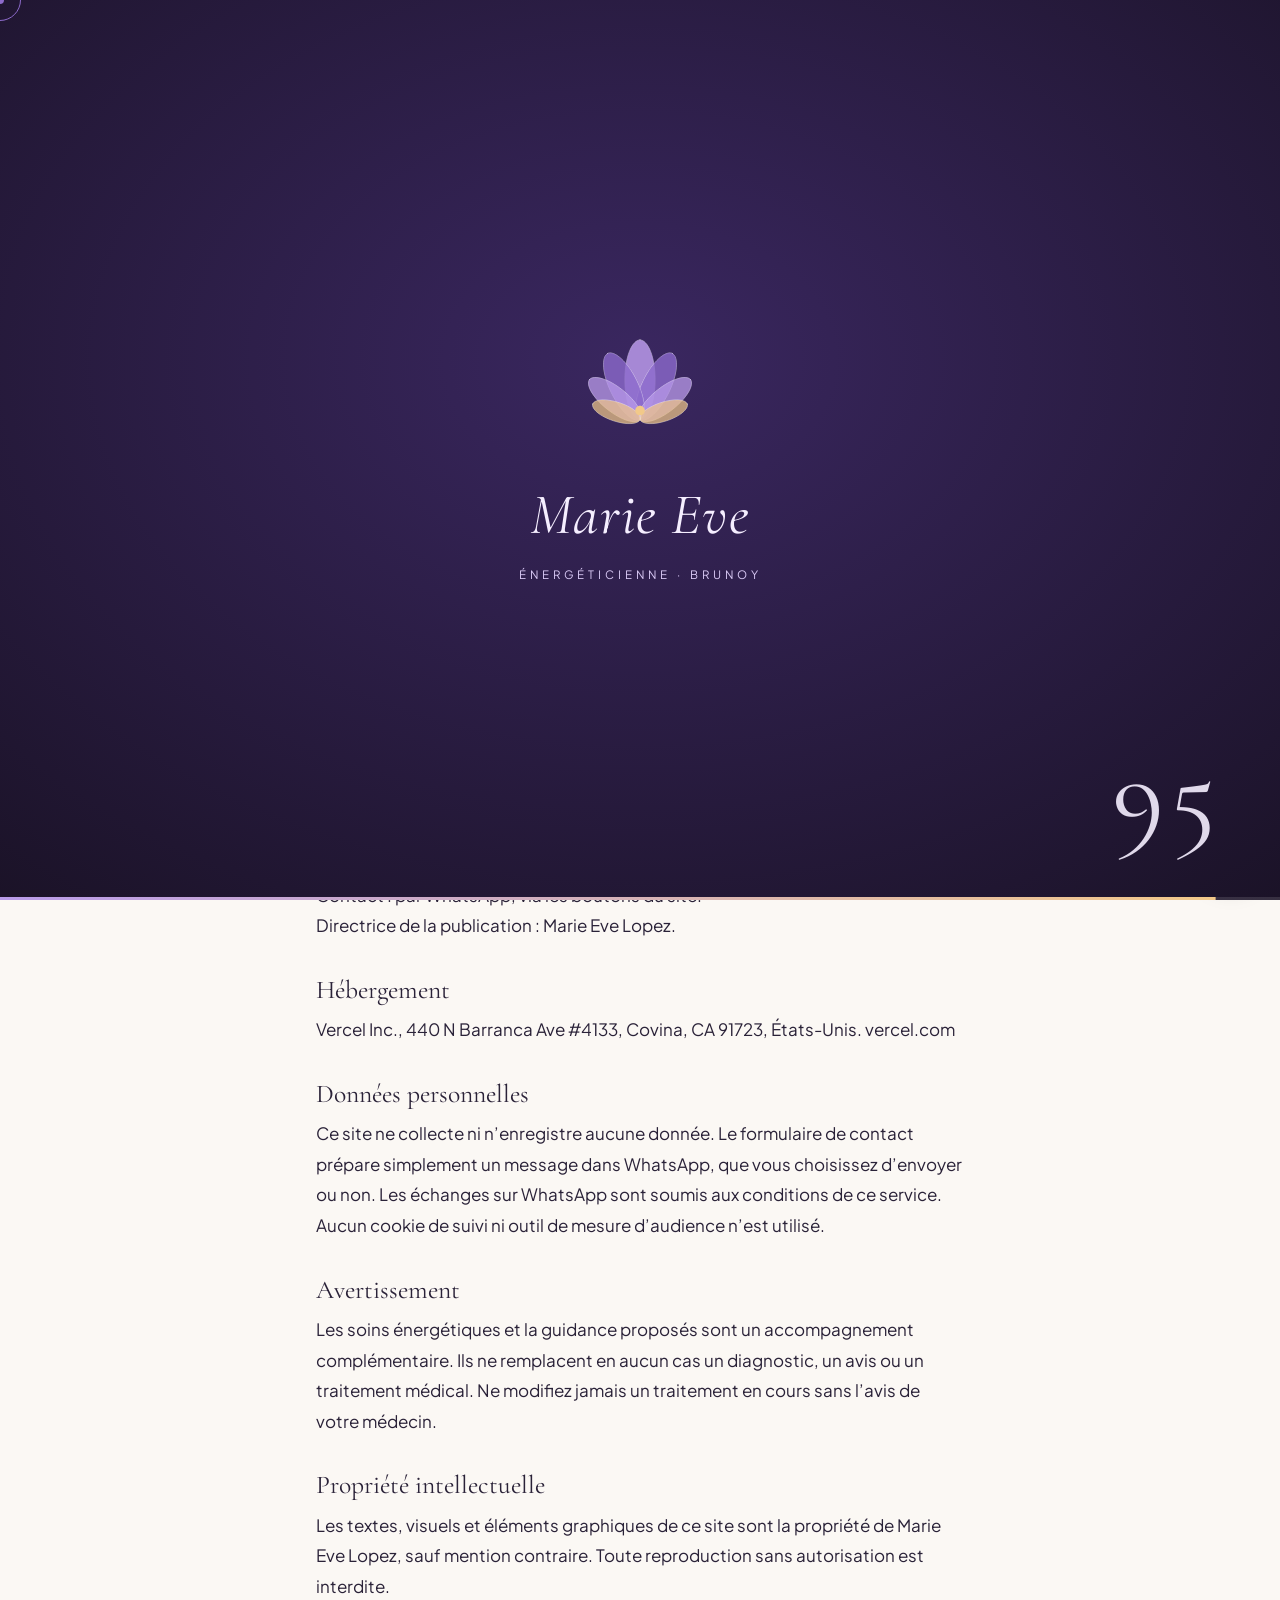
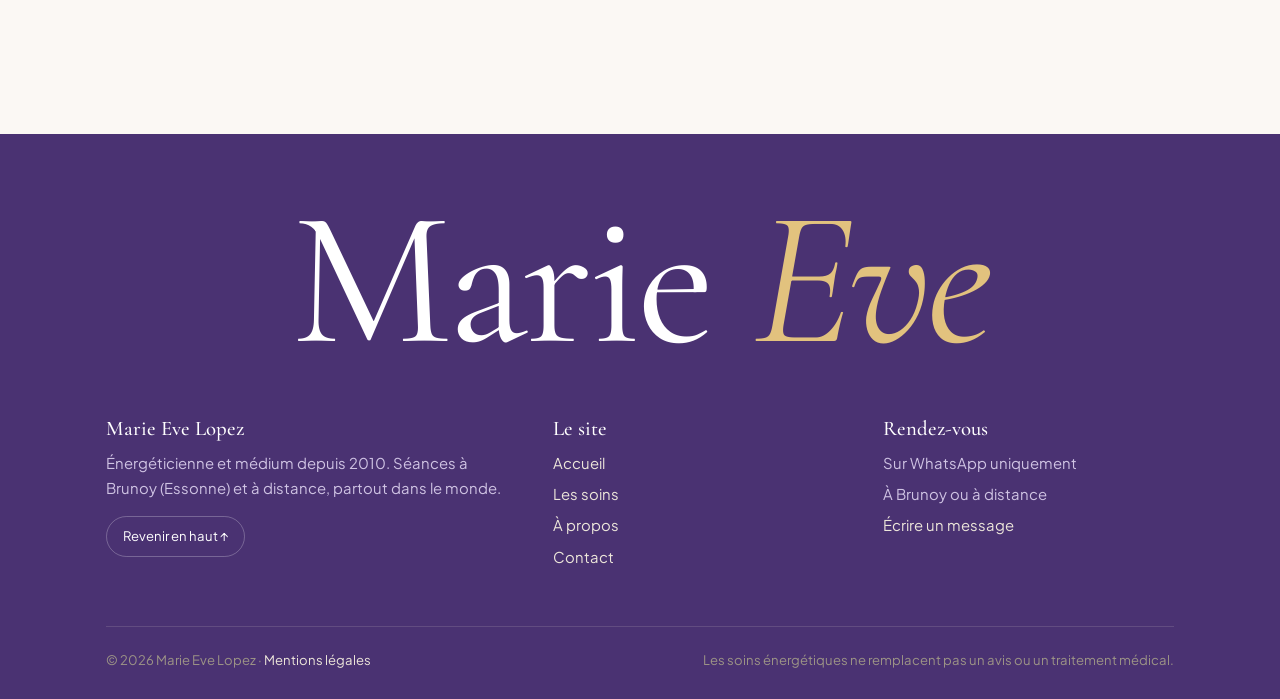
<file: mentions-legales.html>
<!DOCTYPE html>
<html lang="fr" class="sans-js" data-theme="clair">
<head>
<meta charset="UTF-8">
<meta name="viewport" content="width=device-width, initial-scale=1">
<title>Mentions légales — Marie Eve Lopez</title>
<meta name="description" content="Mentions légales du site de Marie Eve Lopez, énergéticienne et médium à Brunoy.">
<meta name="theme-color" content="#FBF8F4">
<meta property="og:title" content="Mentions légales — Marie Eve Lopez">
<meta property="og:description" content="Mentions légales du site de Marie Eve Lopez, énergéticienne et médium à Brunoy.">
<meta property="og:type" content="website">
<meta property="og:locale" content="fr_FR">
<link rel="preconnect" href="https://fonts.googleapis.com">
<link rel="preconnect" href="https://fonts.gstatic.com" crossorigin>
<link href="https://fonts.googleapis.com/css2?family=Cormorant+Garamond:ital,wght@0,300;0,400;0,500;1,300;1,400;1,500&family=Plus+Jakarta+Sans:wght@300;400;500;600&display=swap" rel="stylesheet">
<link rel="stylesheet" href="assets/style.css">
<script>
(function(d){d.classList.remove("sans-js");
var calme=window.matchMedia&&matchMedia("(prefers-reduced-motion: reduce)").matches;
if(!calme)d.classList.add("js-anim");
try{var t=localStorage.getItem("me-theme");if(t)d.setAttribute("data-theme",t);
if(sessionStorage.getItem("me-vu")==="1")d.classList.add("deja-vu");}catch(e){}})(document.documentElement);
</script>
</head>
<body>
<svg width="0" height="0" style="position:absolute" aria-hidden="true" focusable="false">
  <filter id="goo"><feGaussianBlur in="SourceGraphic" stdDeviation="14" result="f"/><feColorMatrix in="f" mode="matrix" values="1 0 0 0 0  0 1 0 0 0  0 0 1 0 0  0 0 0 22 -9"/></filter>
  <filter id="liquide" x="-10%" y="-10%" width="120%" height="120%"><feTurbulence id="liquide-bruit" type="fractalNoise" baseFrequency="0.008 0.012" numOctaves="2" seed="3"/><feDisplacementMap id="liquide-dep" in="SourceGraphic" scale="18" xChannelSelector="R" yChannelSelector="G"/></filter>
  <filter id="distorsion" x="-10%" y="-10%" width="120%" height="120%"><feTurbulence type="turbulence" baseFrequency="0.012 0.04" numOctaves="2" seed="8"/><feDisplacementMap id="distorsion-dep" in="SourceGraphic" scale="0" xChannelSelector="R" yChannelSelector="B"/></filter>
</svg>

<div class="chargeur" aria-hidden="true">
  <div class="chargeur__lotus"></div>
  <div class="chargeur__nom">Marie Eve</div>
  <div class="chargeur__metier">Énergéticienne · Brunoy</div>
  <div class="chargeur__compteur">0</div>
  <div class="chargeur__barre"><i></i></div>
</div>
<div class="volets" aria-hidden="true"><i></i><i></i><svg class="volets__logo" viewBox="0 0 120 120" aria-hidden="true"><circle cx="60" cy="60" r="56"/><path d="M30 84V38l18 30 18-30v46"/><path d="M90 38H74v46h16M74 61h13M80 28l6-6"/></svg><div class="volets__titre"></div></div>
<div class="barre-chargement" aria-hidden="true"></div>
<div class="grain" aria-hidden="true"></div>
<div class="vignette" aria-hidden="true"></div>
<div class="projecteur" aria-hidden="true"></div>
<canvas class="trainee" aria-hidden="true"></canvas>
<div class="curseur" aria-hidden="true"><span class="curseur__anneau"><em class="curseur__texte"></em></span><span class="curseur__point"></span></div>
<div class="progression" aria-hidden="true"></div>
<nav class="reperes" aria-label="Position dans la page"></nav>

<header class="entete">
  <div class="conteneur">
    <a class="marque" href="index.html" data-lien data-curseur="Accueil">
      <strong>Marie Eve Lopez</strong>
      <span>Énergéticienne · Brunoy</span>
    </a>
    <nav class="menu" id="menu" aria-label="Navigation principale">
      <a href="index.html" data-lien><span class="roule"><span>Accueil</span><span>Accueil</span></span></a>
      <a href="soins.html" data-lien><span class="roule"><span>Les soins</span><span>Les soins</span></span></a>
      <a href="a-propos.html" data-lien><span class="roule"><span>À propos</span><span>À propos</span></span></a>
      <a href="contact.html" data-lien><span class="roule"><span>Contact</span><span>Contact</span></span></a>
      <span class="menu__indic" aria-hidden="true"></span>
    </nav>
    <div class="outils">
      <button class="outil outil--theme" type="button" aria-label="Changer de mode clair ou sombre" data-curseur="Mode"><svg class="soleil" viewBox="0 0 24 24" fill="none" stroke="currentColor" stroke-width="1.5"><circle cx="12" cy="12" r="4.5"/><path d="M12 2v2M12 20v2M2 12h2M20 12h2M4.9 4.9l1.4 1.4M17.7 17.7l1.4 1.4M4.9 19.1l1.4-1.4M17.7 6.3l1.4-1.4"/></svg><svg class="lune" viewBox="0 0 24 24" fill="none" stroke="currentColor" stroke-width="1.5"><path d="M20 14.5A8 8 0 1 1 9.5 4a6.5 6.5 0 0 0 10.5 10.5z"/></svg></button>
      <button class="outil outil--son" type="button" aria-pressed="false" aria-label="Activer les sons" data-curseur="Son"><svg viewBox="0 0 24 24" fill="none" stroke="currentColor" stroke-width="1.5"><path d="M4 10v4h4l5 4V6L8 10H4z"/><path class="onde-son" d="M16 9a4 4 0 0 1 0 6M18.5 6.5a7.5 7.5 0 0 1 0 11"/></svg></button>
      <a class="bouton bouton--wa bouton--entete" href="contact.html" data-wa="" data-curseur="WhatsApp" data-aimant><svg viewBox="0 0 24 24" fill="currentColor" aria-hidden="true"><path d="M12.04 2C6.58 2 2.13 6.45 2.13 11.91c0 1.75.46 3.45 1.32 4.95L2 22l5.28-1.38a9.9 9.9 0 0 0 4.76 1.21h.01c5.46 0 9.91-4.45 9.91-9.91C21.96 6.45 17.5 2 12.04 2zm5.8 14.16c-.24.68-1.42 1.32-1.95 1.36-.5.05-.98.23-3.3-.69-2.79-1.1-4.55-3.94-4.69-4.12-.13-.18-1.11-1.48-1.11-2.82 0-1.34.7-2 .95-2.27.25-.27.54-.34.72-.34.18 0 .36 0 .52.01.17.01.39-.06.61.47.23.55.77 1.9.84 2.04.07.14.11.3.02.48-.09.18-.14.29-.27.45-.14.16-.29.36-.41.48-.14.14-.28.29-.12.56.16.27.71 1.17 1.52 1.9 1.05.93 1.93 1.22 2.2 1.36.27.14.43.11.59-.07.16-.18.68-.79.86-1.07.18-.27.36-.22.61-.13.25.09 1.59.75 1.86.89.27.14.45.2.52.32.07.11.07.66-.17 1.34z"/></svg><span class="roule"><span>Rendez-vous</span><span>Rendez-vous</span></span></a>
      <button class="burger" id="burger" type="button" aria-expanded="false" aria-controls="menu-mobile" aria-label="Ouvrir le menu"><i></i><i></i><i></i></button>
    </div>
  </div>
</header>

<div class="menu-mobile" id="menu-mobile">
  <a href="index.html" data-lien><span>Accueil</span></a>
  <a href="soins.html" data-lien><span>Les soins</span></a>
  <a href="a-propos.html" data-lien><span>À propos</span></a>
  <a href="contact.html" data-lien><span>Contact</span></a>
  <a class="bouton bouton--wa" href="contact.html" data-wa="" data-curseur="WhatsApp" data-aimant><svg viewBox="0 0 24 24" fill="currentColor" aria-hidden="true"><path d="M12.04 2C6.58 2 2.13 6.45 2.13 11.91c0 1.75.46 3.45 1.32 4.95L2 22l5.28-1.38a9.9 9.9 0 0 0 4.76 1.21h.01c5.46 0 9.91-4.45 9.91-9.91C21.96 6.45 17.5 2 12.04 2zm5.8 14.16c-.24.68-1.42 1.32-1.95 1.36-.5.05-.98.23-3.3-.69-2.79-1.1-4.55-3.94-4.69-4.12-.13-.18-1.11-1.48-1.11-2.82 0-1.34.7-2 .95-2.27.25-.27.54-.34.72-.34.18 0 .36 0 .52.01.17.01.39-.06.61.47.23.55.77 1.9.84 2.04.07.14.11.3.02.48-.09.18-.14.29-.27.45-.14.16-.29.36-.41.48-.14.14-.28.29-.12.56.16.27.71 1.17 1.52 1.9 1.05.93 1.93 1.22 2.2 1.36.27.14.43.11.59-.07.16-.18.68-.79.86-1.07.18-.27.36-.22.61-.13.25.09 1.59.75 1.86.89.27.14.45.2.52.32.07.11.07.66-.17 1.34z"/></svg><span class="roule"><span>Prendre rendez-vous</span><span>Prendre rendez-vous</span></span></a>
  <p>À Brunoy et à distance, partout dans le monde</p>
</div>

<main id="contenu" data-page="mentions">

<section class="ouverture ouverture--page" data-repere="Mentions légales">
  <div class="halo halo--1" aria-hidden="true"></div><div class="halo halo--2" aria-hidden="true"></div>
  <div class="conteneur">
    <span class="surtitre" data-r="masque">Informations légales</span>
    <h1 class="titre-xxl" data-xxl><span class="ligne">Mentions</span><span class="ligne"><em class="degrade-anime">légales</em></span></h1>
  </div>
</section>
<section class="section" style="padding-top:30px" data-repere="Détail">
  <div class="conteneur etroit mentions">
    <h2>Éditrice du site</h2>
    <p>Marie Eve Lopez, entrepreneuse individuelle.<br>
    SIRET : 525 164 141 00018<br>
    Siège : Brunoy (91800), Essonne. <!-- >>> ADRESSE : la loi demande l'adresse de l'éditrice ; à compléter avec son accord (adresse complète ou domiciliation) -->
    <br>Contact : par WhatsApp, via les boutons du site.<br>
    Directrice de la publication : Marie Eve Lopez.</p>
    <h2>Hébergement</h2>
    <p>Vercel Inc., 440 N Barranca Ave #4133, Covina, CA 91723, États-Unis. vercel.com</p>
    <h2>Données personnelles</h2>
    <p>Ce site ne collecte ni n’enregistre aucune donnée. Le formulaire de contact prépare simplement un message dans WhatsApp, que vous choisissez d’envoyer ou non. Les échanges sur WhatsApp sont soumis aux conditions de ce service. Aucun cookie de suivi ni outil de mesure d’audience n’est utilisé.</p>
    <h2>Avertissement</h2>
    <p>Les soins énergétiques et la guidance proposés sont un accompagnement complémentaire. Ils ne remplacent en aucun cas un diagnostic, un avis ou un traitement médical. Ne modifiez jamais un traitement en cours sans l’avis de votre médecin.</p>
    <h2>Propriété intellectuelle</h2>
    <p>Les textes, visuels et éléments graphiques de ce site sont la propriété de Marie Eve Lopez, sauf mention contraire. Toute reproduction sans autorisation est interdite.</p>
  </div>
</section>

</main>

<footer class="pied">
  <div class="pied__geant" aria-hidden="true">Marie <em>Eve</em></div>
  <div class="conteneur">
    <div>
      <h3>Marie Eve Lopez</h3>
      <p>Énergéticienne et médium depuis 2010. Séances à Brunoy (Essonne) et à distance, partout dans le monde.</p>
      <button class="haut" type="button" data-curseur="Haut">Revenir en haut ↑</button>
    </div>
    <div>
      <h3>Le site</h3>
      <ul><li><a href="index.html" data-lien>Accueil</a></li><li><a href="soins.html" data-lien>Les soins</a></li><li><a href="a-propos.html" data-lien>À propos</a></li><li><a href="contact.html" data-lien>Contact</a></li></ul>
    </div>
    <div>
      <h3>Rendez-vous</h3>
      <ul>
        <li>Sur WhatsApp uniquement</li>
        <li>À Brunoy ou à distance</li>
        <li><a href="contact.html" data-lien>Écrire un message</a></li>
      </ul>
    </div>
    <div class="pied__bas">
      <span>© <span id="annee">2026</span> Marie Eve Lopez · <a href="mentions-legales.html" data-lien>Mentions légales</a></span>
      <span>Les soins énergétiques ne remplacent pas un avis ou un traitement médical.</span>
    </div>
  </div>
</footer>

<a class="flottant" href="contact.html" data-wa="" data-curseur="WhatsApp" aria-label="Écrire à Marie Eve sur WhatsApp"><svg viewBox="0 0 24 24" fill="currentColor" aria-hidden="true"><path d="M12.04 2C6.58 2 2.13 6.45 2.13 11.91c0 1.75.46 3.45 1.32 4.95L2 22l5.28-1.38a9.9 9.9 0 0 0 4.76 1.21h.01c5.46 0 9.91-4.45 9.91-9.91C21.96 6.45 17.5 2 12.04 2zm5.8 14.16c-.24.68-1.42 1.32-1.95 1.36-.5.05-.98.23-3.3-.69-2.79-1.1-4.55-3.94-4.69-4.12-.13-.18-1.11-1.48-1.11-2.82 0-1.34.7-2 .95-2.27.25-.27.54-.34.72-.34.18 0 .36 0 .52.01.17.01.39-.06.61.47.23.55.77 1.9.84 2.04.07.14.11.3.02.48-.09.18-.14.29-.27.45-.14.16-.29.36-.41.48-.14.14-.28.29-.12.56.16.27.71 1.17 1.52 1.9 1.05.93 1.93 1.22 2.2 1.36.27.14.43.11.59-.07.16-.18.68-.79.86-1.07.18-.27.36-.22.61-.13.25.09 1.59.75 1.86.89.27.14.45.2.52.32.07.11.07.66-.17 1.34z"/></svg></a>

<div class="toast" role="status" aria-live="polite"><strong></strong><span></span><button class="toast__fermer" type="button" aria-label="Fermer">×</button><i class="toast__temps"></i></div>

<div class="modale" role="dialog" aria-modal="true" aria-labelledby="modale-titre">
  <div class="modale__fond" data-fermer></div>
  <div class="modale__boite"><button class="modale__fermer" type="button" data-fermer aria-label="Fermer">×</button><div class="modale__contenu"></div></div>
</div>

<script src="assets/vendor/gsap.min.js"></script>
<script src="assets/vendor/ScrollTrigger.min.js"></script>
<script src="assets/vendor/split-type.min.js"></script>
<script src="assets/vendor/lenis.min.js"></script>
<script src="assets/soins-data.js"></script>
<script src="assets/main.js"></script>
<script src="assets/lotus.js"></script>
<script src="assets/scene3d.js"></script>
<script src="assets/experience.js"></script>
</body>
</html>
</file>
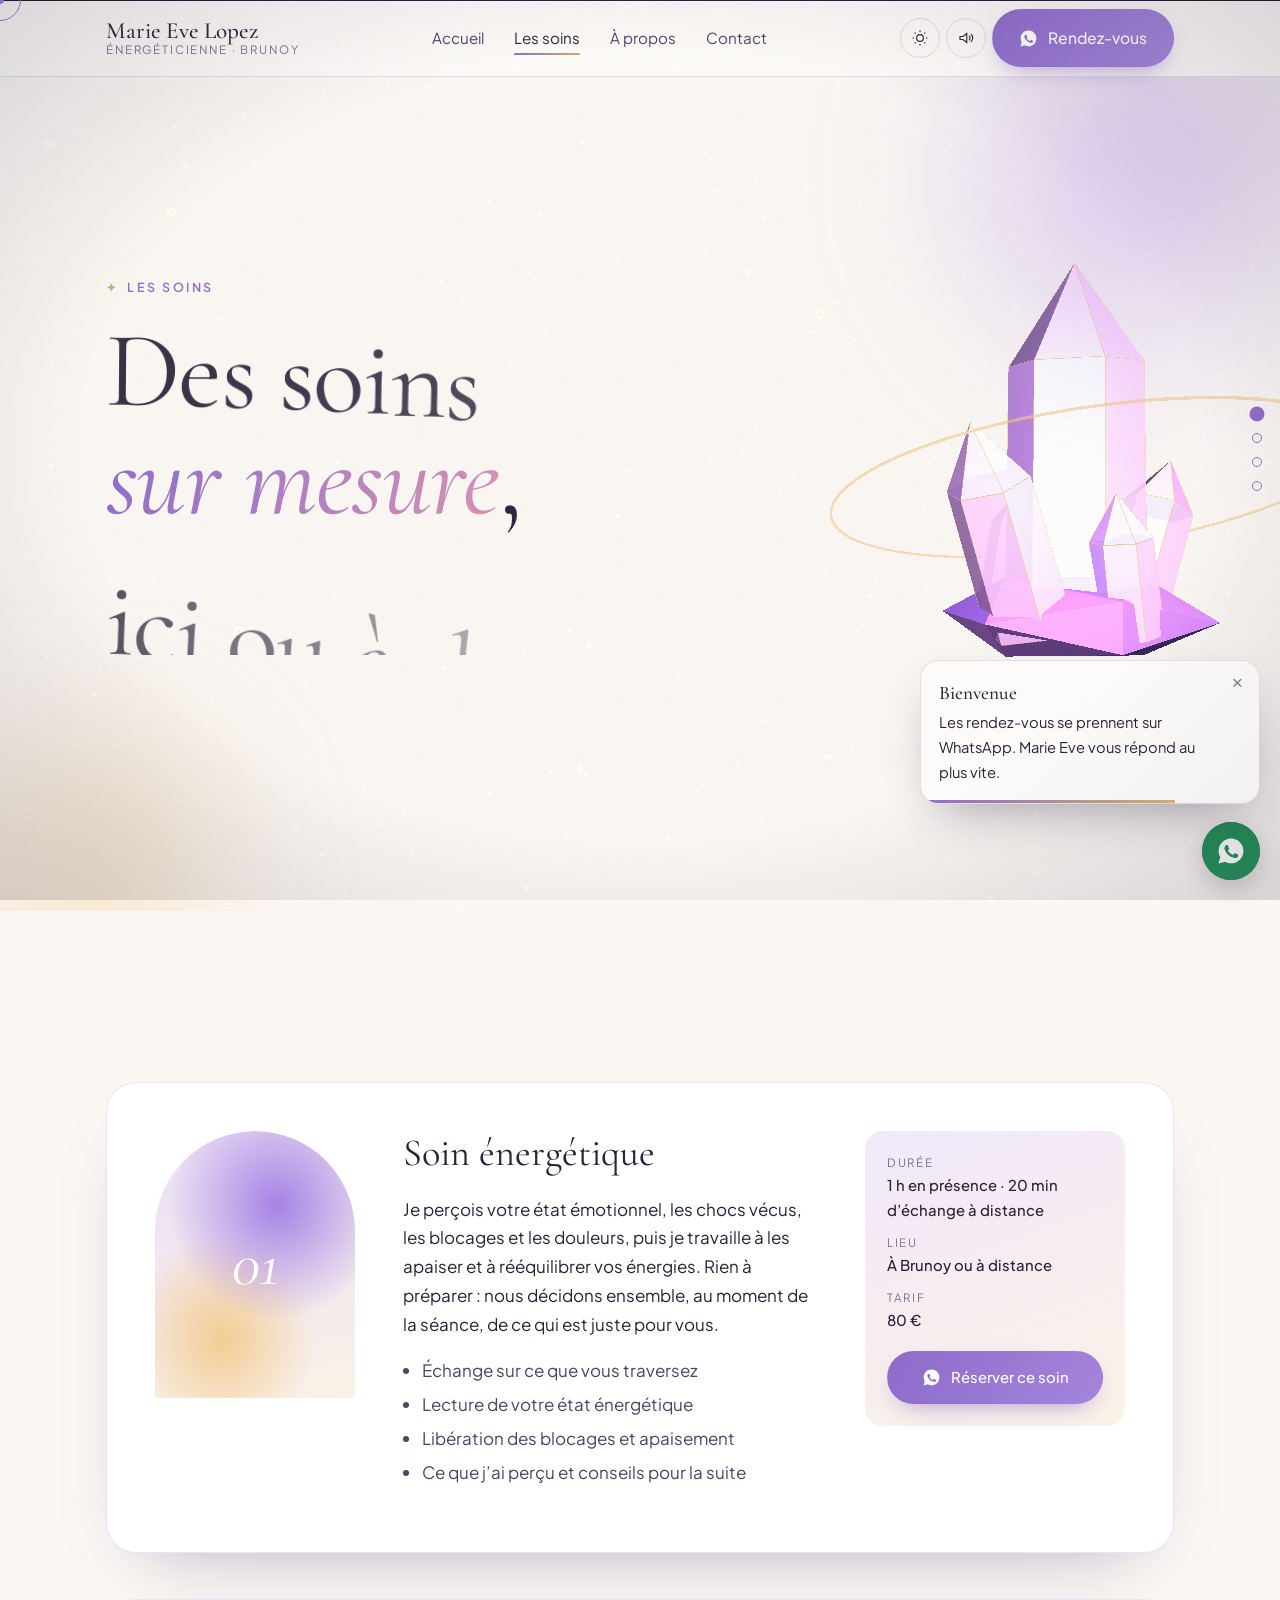
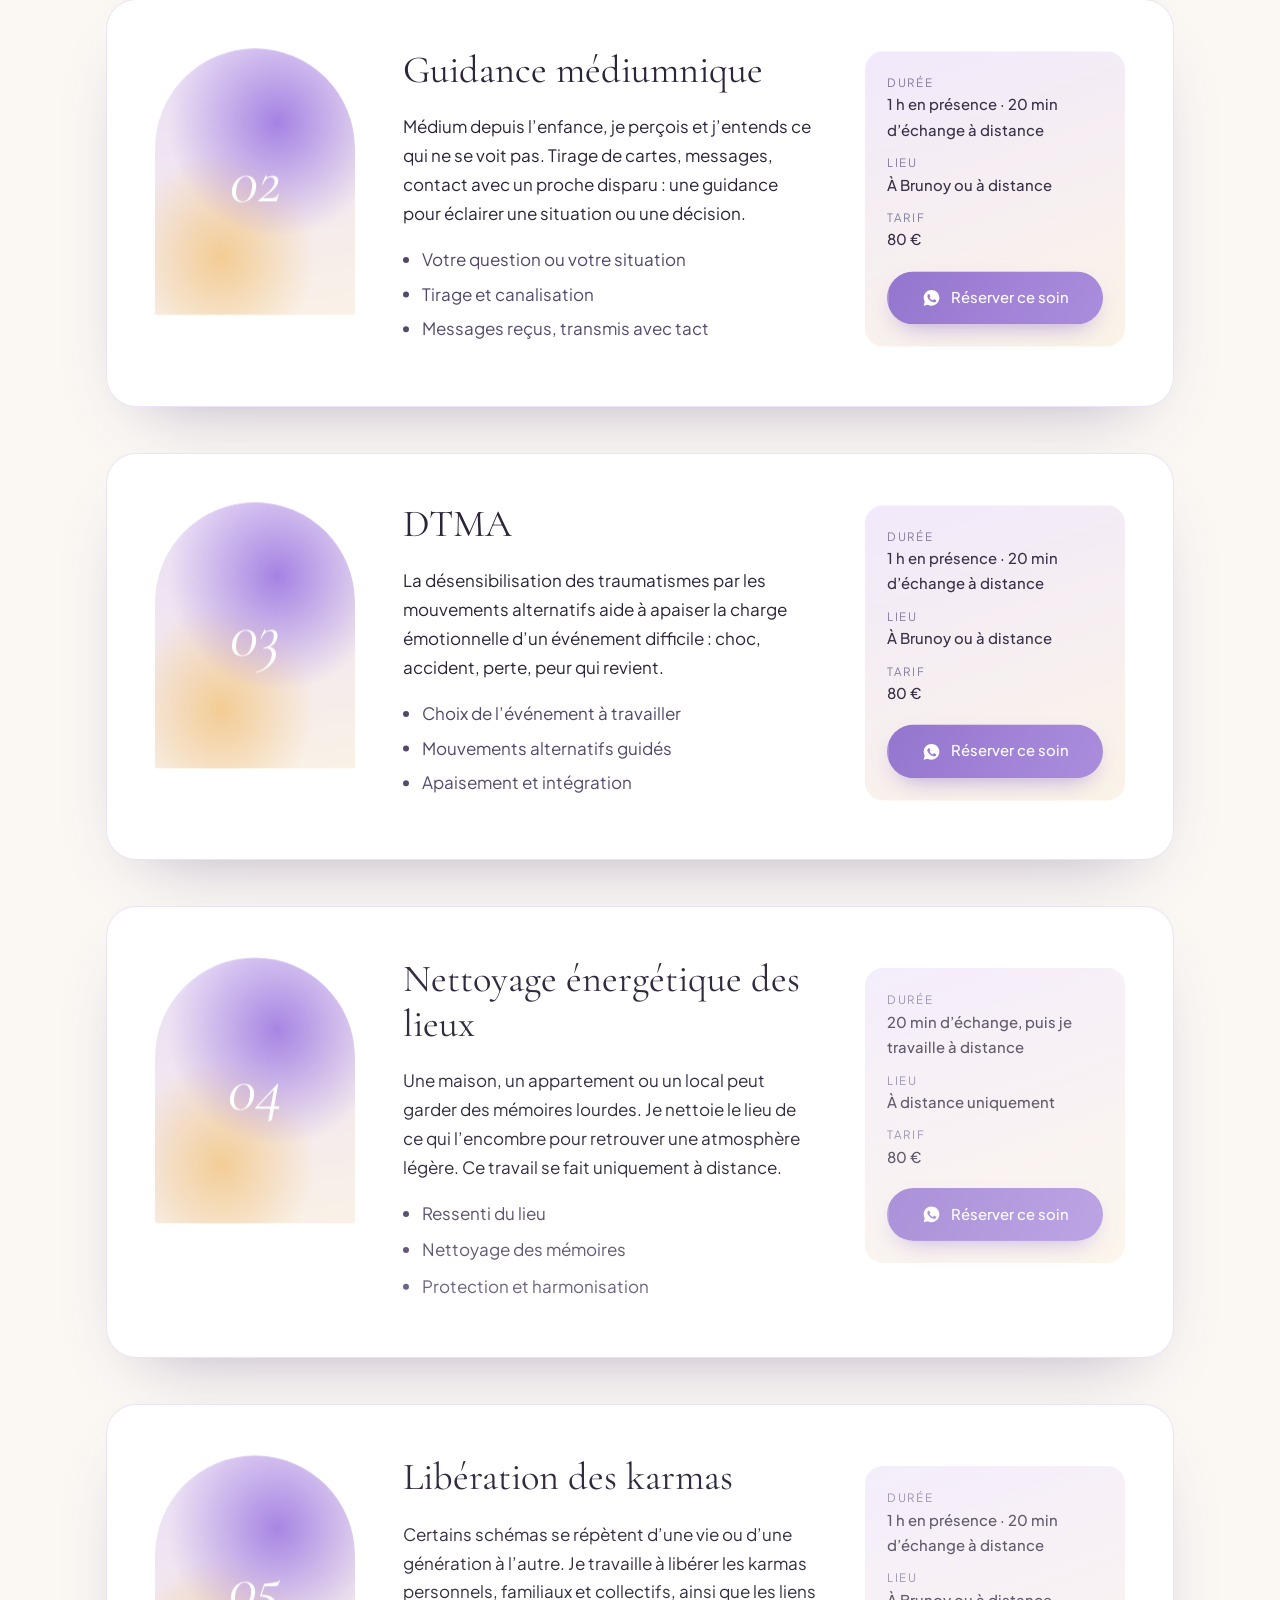
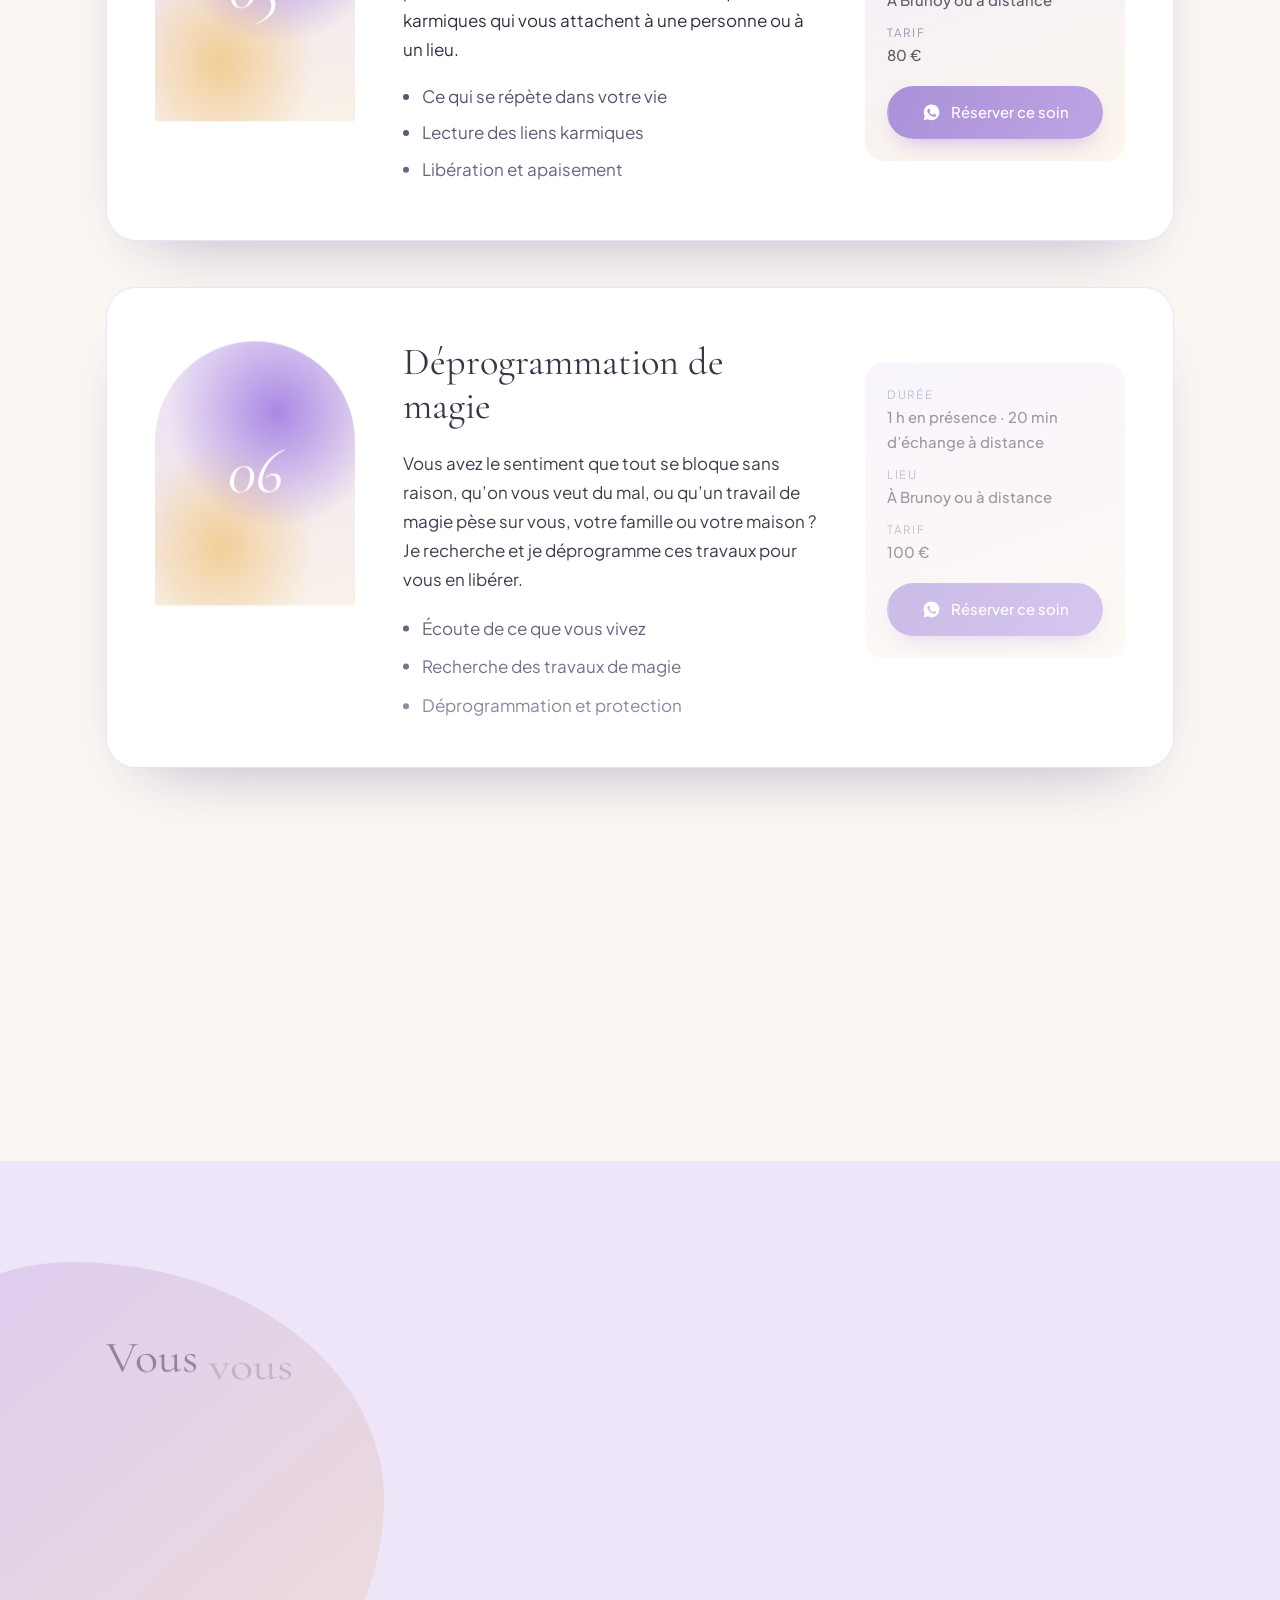
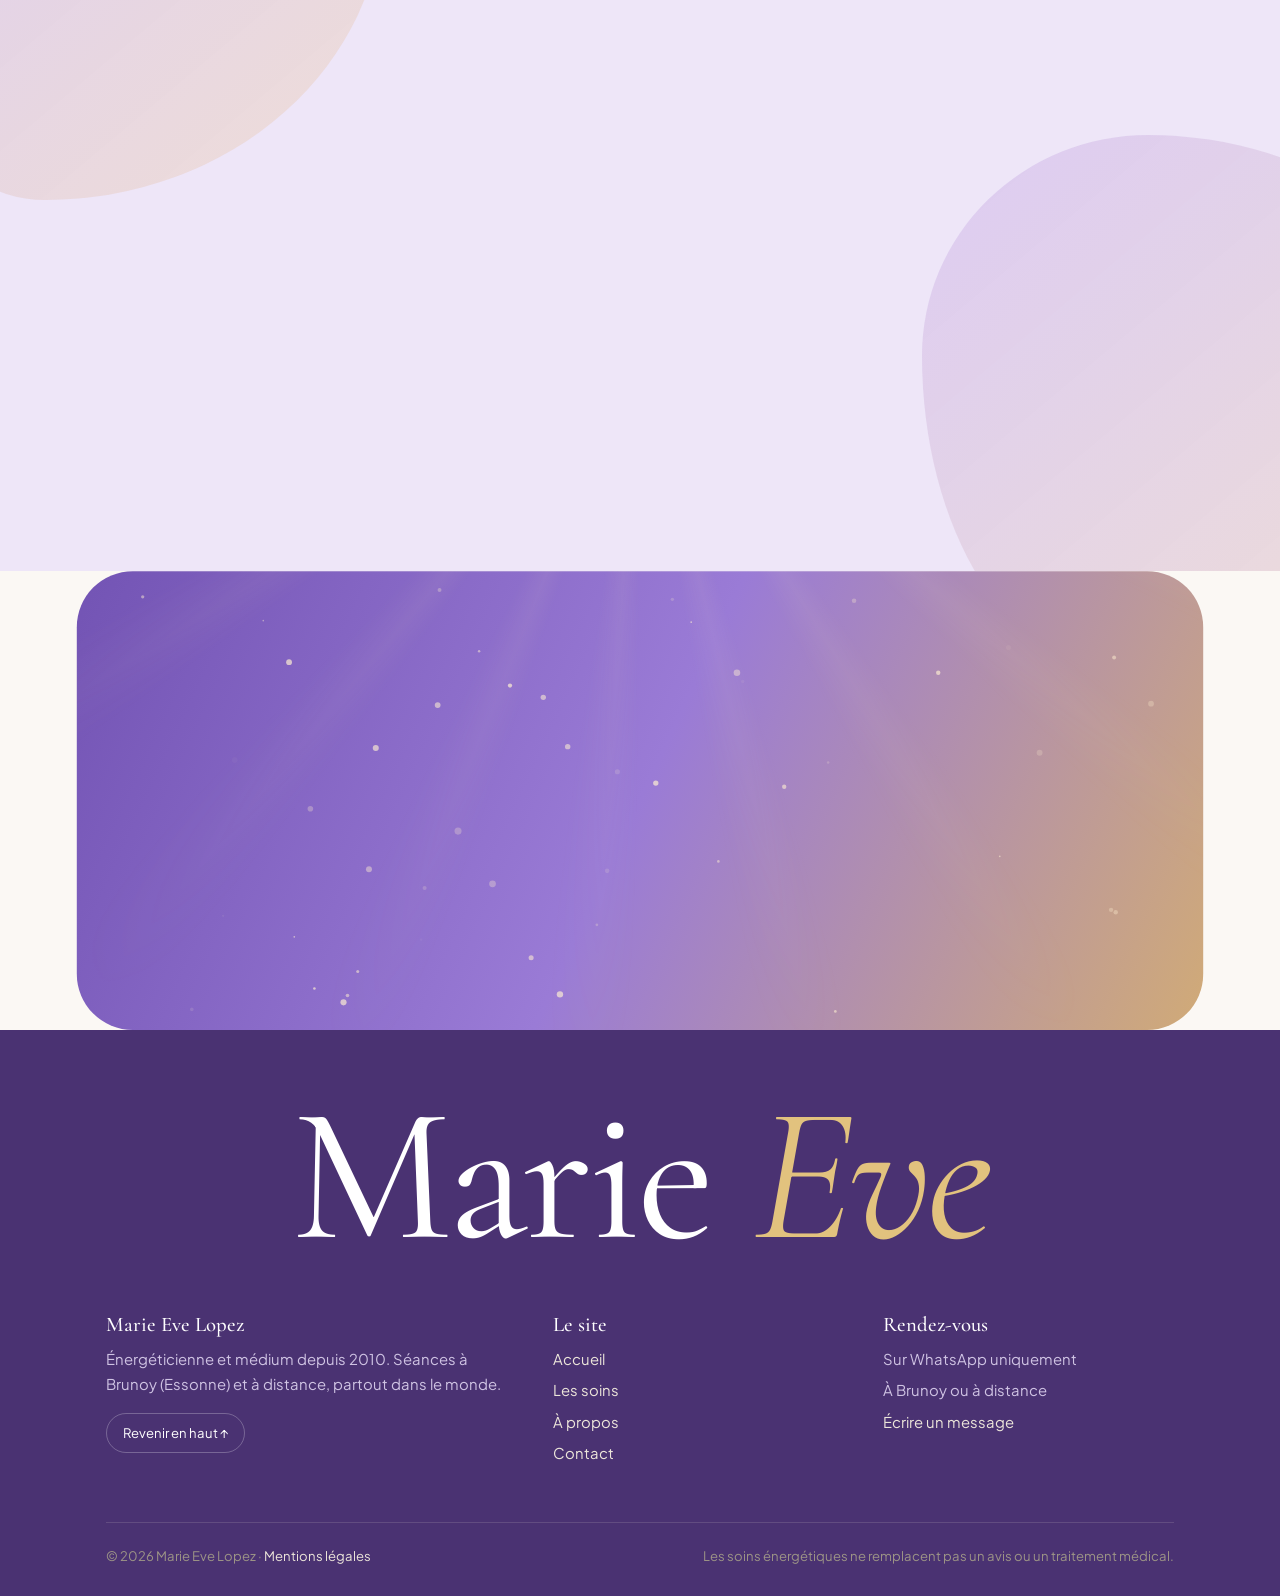
<file: soins.html>
<!DOCTYPE html>
<html lang="fr" class="sans-js" data-theme="clair">
<head>
<meta charset="UTF-8">
<meta name="viewport" content="width=device-width, initial-scale=1">
<title>Les soins — Marie Eve Lopez, énergéticienne à Brunoy</title>
<meta name="description" content="Soin énergétique, guidance médiumnique, DTMA, nettoyage des lieux, libération des karmas, déprogrammation de magie : à Brunoy ou à distance, dès 80 €.">
<meta name="theme-color" content="#FBF8F4">
<meta property="og:title" content="Les soins — Marie Eve Lopez, énergéticienne à Brunoy">
<meta property="og:description" content="Soin énergétique, guidance médiumnique, DTMA, nettoyage des lieux, libération des karmas, déprogrammation de magie : à Brunoy ou à distance, dès 80 €.">
<meta property="og:type" content="website">
<meta property="og:locale" content="fr_FR">
<link rel="preconnect" href="https://fonts.googleapis.com">
<link rel="preconnect" href="https://fonts.gstatic.com" crossorigin>
<link href="https://fonts.googleapis.com/css2?family=Cormorant+Garamond:ital,wght@0,300;0,400;0,500;1,300;1,400;1,500&family=Plus+Jakarta+Sans:wght@300;400;500;600&display=swap" rel="stylesheet">
<link rel="stylesheet" href="assets/style.css">
<script>
(function(d){d.classList.remove("sans-js");
var calme=window.matchMedia&&matchMedia("(prefers-reduced-motion: reduce)").matches;
if(!calme)d.classList.add("js-anim");
try{var t=localStorage.getItem("me-theme");if(t)d.setAttribute("data-theme",t);
if(sessionStorage.getItem("me-vu")==="1")d.classList.add("deja-vu");}catch(e){}})(document.documentElement);
</script>
</head>
<body>
<svg width="0" height="0" style="position:absolute" aria-hidden="true" focusable="false">
  <filter id="goo"><feGaussianBlur in="SourceGraphic" stdDeviation="14" result="f"/><feColorMatrix in="f" mode="matrix" values="1 0 0 0 0  0 1 0 0 0  0 0 1 0 0  0 0 0 22 -9"/></filter>
  <filter id="liquide" x="-10%" y="-10%" width="120%" height="120%"><feTurbulence id="liquide-bruit" type="fractalNoise" baseFrequency="0.008 0.012" numOctaves="2" seed="3"/><feDisplacementMap id="liquide-dep" in="SourceGraphic" scale="18" xChannelSelector="R" yChannelSelector="G"/></filter>
  <filter id="distorsion" x="-10%" y="-10%" width="120%" height="120%"><feTurbulence type="turbulence" baseFrequency="0.012 0.04" numOctaves="2" seed="8"/><feDisplacementMap id="distorsion-dep" in="SourceGraphic" scale="0" xChannelSelector="R" yChannelSelector="B"/></filter>
</svg>

<div class="chargeur" aria-hidden="true">
  <div class="chargeur__lotus"></div>
  <div class="chargeur__nom">Marie Eve</div>
  <div class="chargeur__metier">Énergéticienne · Brunoy</div>
  <div class="chargeur__compteur">0</div>
  <div class="chargeur__barre"><i></i></div>
</div>
<div class="volets" aria-hidden="true"><i></i><i></i><svg class="volets__logo" viewBox="0 0 120 120" aria-hidden="true"><circle cx="60" cy="60" r="56"/><path d="M30 84V38l18 30 18-30v46"/><path d="M90 38H74v46h16M74 61h13M80 28l6-6"/></svg><div class="volets__titre"></div></div>
<div class="barre-chargement" aria-hidden="true"></div>
<div class="grain" aria-hidden="true"></div>
<div class="vignette" aria-hidden="true"></div>
<div class="projecteur" aria-hidden="true"></div>
<canvas class="trainee" aria-hidden="true"></canvas>
<div class="curseur" aria-hidden="true"><span class="curseur__anneau"><em class="curseur__texte"></em></span><span class="curseur__point"></span></div>
<div class="progression" aria-hidden="true"></div>
<nav class="reperes" aria-label="Position dans la page"></nav>

<header class="entete">
  <div class="conteneur">
    <a class="marque" href="index.html" data-lien data-curseur="Accueil">
      <strong>Marie Eve Lopez</strong>
      <span>Énergéticienne · Brunoy</span>
    </a>
    <nav class="menu" id="menu" aria-label="Navigation principale">
      <a href="index.html" data-lien><span class="roule"><span>Accueil</span><span>Accueil</span></span></a>
      <a href="soins.html" data-lien aria-current="page"><span class="roule"><span>Les soins</span><span>Les soins</span></span></a>
      <a href="a-propos.html" data-lien><span class="roule"><span>À propos</span><span>À propos</span></span></a>
      <a href="contact.html" data-lien><span class="roule"><span>Contact</span><span>Contact</span></span></a>
      <span class="menu__indic" aria-hidden="true"></span>
    </nav>
    <div class="outils">
      <button class="outil outil--theme" type="button" aria-label="Changer de mode clair ou sombre" data-curseur="Mode"><svg class="soleil" viewBox="0 0 24 24" fill="none" stroke="currentColor" stroke-width="1.5"><circle cx="12" cy="12" r="4.5"/><path d="M12 2v2M12 20v2M2 12h2M20 12h2M4.9 4.9l1.4 1.4M17.7 17.7l1.4 1.4M4.9 19.1l1.4-1.4M17.7 6.3l1.4-1.4"/></svg><svg class="lune" viewBox="0 0 24 24" fill="none" stroke="currentColor" stroke-width="1.5"><path d="M20 14.5A8 8 0 1 1 9.5 4a6.5 6.5 0 0 0 10.5 10.5z"/></svg></button>
      <button class="outil outil--son" type="button" aria-pressed="false" aria-label="Activer les sons" data-curseur="Son"><svg viewBox="0 0 24 24" fill="none" stroke="currentColor" stroke-width="1.5"><path d="M4 10v4h4l5 4V6L8 10H4z"/><path class="onde-son" d="M16 9a4 4 0 0 1 0 6M18.5 6.5a7.5 7.5 0 0 1 0 11"/></svg></button>
      <a class="bouton bouton--wa bouton--entete" href="contact.html" data-wa="" data-curseur="WhatsApp" data-aimant><svg viewBox="0 0 24 24" fill="currentColor" aria-hidden="true"><path d="M12.04 2C6.58 2 2.13 6.45 2.13 11.91c0 1.75.46 3.45 1.32 4.95L2 22l5.28-1.38a9.9 9.9 0 0 0 4.76 1.21h.01c5.46 0 9.91-4.45 9.91-9.91C21.96 6.45 17.5 2 12.04 2zm5.8 14.16c-.24.68-1.42 1.32-1.95 1.36-.5.05-.98.23-3.3-.69-2.79-1.1-4.55-3.94-4.69-4.12-.13-.18-1.11-1.48-1.11-2.82 0-1.34.7-2 .95-2.27.25-.27.54-.34.72-.34.18 0 .36 0 .52.01.17.01.39-.06.61.47.23.55.77 1.9.84 2.04.07.14.11.3.02.48-.09.18-.14.29-.27.45-.14.16-.29.36-.41.48-.14.14-.28.29-.12.56.16.27.71 1.17 1.52 1.9 1.05.93 1.93 1.22 2.2 1.36.27.14.43.11.59-.07.16-.18.68-.79.86-1.07.18-.27.36-.22.61-.13.25.09 1.59.75 1.86.89.27.14.45.2.52.32.07.11.07.66-.17 1.34z"/></svg><span class="roule"><span>Rendez-vous</span><span>Rendez-vous</span></span></a>
      <button class="burger" id="burger" type="button" aria-expanded="false" aria-controls="menu-mobile" aria-label="Ouvrir le menu"><i></i><i></i><i></i></button>
    </div>
  </div>
</header>

<div class="menu-mobile" id="menu-mobile">
  <a href="index.html" data-lien><span>Accueil</span></a>
  <a href="soins.html" data-lien aria-current="page"><span>Les soins</span></a>
  <a href="a-propos.html" data-lien><span>À propos</span></a>
  <a href="contact.html" data-lien><span>Contact</span></a>
  <a class="bouton bouton--wa" href="contact.html" data-wa="" data-curseur="WhatsApp" data-aimant><svg viewBox="0 0 24 24" fill="currentColor" aria-hidden="true"><path d="M12.04 2C6.58 2 2.13 6.45 2.13 11.91c0 1.75.46 3.45 1.32 4.95L2 22l5.28-1.38a9.9 9.9 0 0 0 4.76 1.21h.01c5.46 0 9.91-4.45 9.91-9.91C21.96 6.45 17.5 2 12.04 2zm5.8 14.16c-.24.68-1.42 1.32-1.95 1.36-.5.05-.98.23-3.3-.69-2.79-1.1-4.55-3.94-4.69-4.12-.13-.18-1.11-1.48-1.11-2.82 0-1.34.7-2 .95-2.27.25-.27.54-.34.72-.34.18 0 .36 0 .52.01.17.01.39-.06.61.47.23.55.77 1.9.84 2.04.07.14.11.3.02.48-.09.18-.14.29-.27.45-.14.16-.29.36-.41.48-.14.14-.28.29-.12.56.16.27.71 1.17 1.52 1.9 1.05.93 1.93 1.22 2.2 1.36.27.14.43.11.59-.07.16-.18.68-.79.86-1.07.18-.27.36-.22.61-.13.25.09 1.59.75 1.86.89.27.14.45.2.52.32.07.11.07.66-.17 1.34z"/></svg><span class="roule"><span>Prendre rendez-vous</span><span>Prendre rendez-vous</span></span></a>
  <p>À Brunoy et à distance, partout dans le monde</p>
</div>

<main id="contenu" data-page="soins">

<section class="ouverture ouverture--page" data-repere="Les soins">
  <canvas class="scene3d" aria-hidden="true" data-cristal-droite></canvas>
  <div class="halo halo--1" aria-hidden="true"></div><div class="halo halo--2" aria-hidden="true"></div>
  <div class="conteneur">
    <span class="surtitre" data-r="masque">Les soins</span>
    <h1 class="titre-xxl" data-xxl><span class="ligne">Des soins</span><span class="ligne"><em class="degrade-anime">sur mesure</em>,</span><span class="ligne">ici ou à distance</span></h1>
    <p class="chapeau" data-r="monte">Chaque séance s’adapte à ce que vous vivez au moment où nous nous voyons, à Brunoy ou à distance. Les durées sont indicatives et nous choisissons ensemble le soin le plus juste.</p>
  </div>
</section>

<div class="defile" aria-hidden="true" data-r="fondu"><div class="defile__piste" data-sens="1"><span>Soin énergétique</span><i>✦</i><span>Médiumnité</span><i>✦</i><span>DTMA</span><i>✦</i><span>Nettoyage des lieux</span><i>✦</i><span>Karmas</span><i>✦</i><span>Magie</span><i>✦</i><span>À distance</span><i>✦</i><span>Soin énergétique</span><i>✦</i><span>Médiumnité</span><i>✦</i><span>DTMA</span><i>✦</i><span>Nettoyage des lieux</span><i>✦</i><span>Karmas</span><i>✦</i><span>Magie</span><i>✦</i><span>À distance</span><i>✦</i><span>Soin énergétique</span><i>✦</i><span>Médiumnité</span><i>✦</i><span>DTMA</span><i>✦</i><span>Nettoyage des lieux</span><i>✦</i><span>Karmas</span><i>✦</i><span>Magie</span><i>✦</i><span>À distance</span><i>✦</i></div></div>

<section class="section" style="padding-top:60px" data-repere="Le détail">
  <div class="conteneur pile">
    <article class="soin soin--pile" id="soin-1">
      <div class="soin__visuel" data-curseur="Respirer"><div class="portrait__image"></div><b>01</b></div>
      <div>
        <h2 style="font-size:clamp(1.7rem,3vw,2.4rem)">Soin énergétique</h2>
        <p>Je perçois votre état émotionnel, les chocs vécus, les blocages et les douleurs, puis je travaille à les apaiser et à rééquilibrer vos énergies. Rien à préparer : nous décidons ensemble, au moment de la séance, de ce qui est juste pour vous.</p>
        <ul><li>Échange sur ce que vous traversez</li><li>Lecture de votre état énergétique</li><li>Libération des blocages et apaisement</li><li>Ce que j’ai perçu et conseils pour la suite</li></ul>
      </div>
      <aside class="soin__infos">
        <dl>
          <dt>Durée</dt><dd>1 h en présence · 20 min d’échange à distance</dd>
          <dt>Lieu</dt><dd>À Brunoy ou à distance</dd>
          <dt>Tarif</dt><dd>80 €</dd>
        </dl>
        <a class="bouton bouton--wa" href="contact.html" data-wa="Soin énergétique" data-curseur="Réserver" data-aimant><svg viewBox="0 0 24 24" fill="currentColor" aria-hidden="true"><path d="M12.04 2C6.58 2 2.13 6.45 2.13 11.91c0 1.75.46 3.45 1.32 4.95L2 22l5.28-1.38a9.9 9.9 0 0 0 4.76 1.21h.01c5.46 0 9.91-4.45 9.91-9.91C21.96 6.45 17.5 2 12.04 2zm5.8 14.16c-.24.68-1.42 1.32-1.95 1.36-.5.05-.98.23-3.3-.69-2.79-1.1-4.55-3.94-4.69-4.12-.13-.18-1.11-1.48-1.11-2.82 0-1.34.7-2 .95-2.27.25-.27.54-.34.72-.34.18 0 .36 0 .52.01.17.01.39-.06.61.47.23.55.77 1.9.84 2.04.07.14.11.3.02.48-.09.18-.14.29-.27.45-.14.16-.29.36-.41.48-.14.14-.28.29-.12.56.16.27.71 1.17 1.52 1.9 1.05.93 1.93 1.22 2.2 1.36.27.14.43.11.59-.07.16-.18.68-.79.86-1.07.18-.27.36-.22.61-.13.25.09 1.59.75 1.86.89.27.14.45.2.52.32.07.11.07.66-.17 1.34z"/></svg><span class="roule"><span>Réserver ce soin</span><span>Réserver ce soin</span></span></a>
      </aside>
    </article>
    <article class="soin soin--pile" id="soin-2">
      <div class="soin__visuel" data-curseur="Respirer"><div class="portrait__image"></div><b>02</b></div>
      <div>
        <h2 style="font-size:clamp(1.7rem,3vw,2.4rem)">Guidance médiumnique</h2>
        <p>Médium depuis l’enfance, je perçois et j’entends ce qui ne se voit pas. Tirage de cartes, messages, contact avec un proche disparu : une guidance pour éclairer une situation ou une décision.</p>
        <ul><li>Votre question ou votre situation</li><li>Tirage et canalisation</li><li>Messages reçus, transmis avec tact</li></ul>
      </div>
      <aside class="soin__infos">
        <dl>
          <dt>Durée</dt><dd>1 h en présence · 20 min d’échange à distance</dd>
          <dt>Lieu</dt><dd>À Brunoy ou à distance</dd>
          <dt>Tarif</dt><dd>80 €</dd>
        </dl>
        <a class="bouton bouton--wa" href="contact.html" data-wa="Guidance médiumnique" data-curseur="Réserver" data-aimant><svg viewBox="0 0 24 24" fill="currentColor" aria-hidden="true"><path d="M12.04 2C6.58 2 2.13 6.45 2.13 11.91c0 1.75.46 3.45 1.32 4.95L2 22l5.28-1.38a9.9 9.9 0 0 0 4.76 1.21h.01c5.46 0 9.91-4.45 9.91-9.91C21.96 6.45 17.5 2 12.04 2zm5.8 14.16c-.24.68-1.42 1.32-1.95 1.36-.5.05-.98.23-3.3-.69-2.79-1.1-4.55-3.94-4.69-4.12-.13-.18-1.11-1.48-1.11-2.82 0-1.34.7-2 .95-2.27.25-.27.54-.34.72-.34.18 0 .36 0 .52.01.17.01.39-.06.61.47.23.55.77 1.9.84 2.04.07.14.11.3.02.48-.09.18-.14.29-.27.45-.14.16-.29.36-.41.48-.14.14-.28.29-.12.56.16.27.71 1.17 1.52 1.9 1.05.93 1.93 1.22 2.2 1.36.27.14.43.11.59-.07.16-.18.68-.79.86-1.07.18-.27.36-.22.61-.13.25.09 1.59.75 1.86.89.27.14.45.2.52.32.07.11.07.66-.17 1.34z"/></svg><span class="roule"><span>Réserver ce soin</span><span>Réserver ce soin</span></span></a>
      </aside>
    </article>
    <article class="soin soin--pile" id="soin-3">
      <div class="soin__visuel" data-curseur="Respirer"><div class="portrait__image"></div><b>03</b></div>
      <div>
        <h2 style="font-size:clamp(1.7rem,3vw,2.4rem)">DTMA</h2>
        <p>La désensibilisation des traumatismes par les mouvements alternatifs aide à apaiser la charge émotionnelle d’un événement difficile : choc, accident, perte, peur qui revient.</p>
        <ul><li>Choix de l’événement à travailler</li><li>Mouvements alternatifs guidés</li><li>Apaisement et intégration</li></ul>
      </div>
      <aside class="soin__infos">
        <dl>
          <dt>Durée</dt><dd>1 h en présence · 20 min d’échange à distance</dd>
          <dt>Lieu</dt><dd>À Brunoy ou à distance</dd>
          <dt>Tarif</dt><dd>80 €</dd>
        </dl>
        <a class="bouton bouton--wa" href="contact.html" data-wa="DTMA" data-curseur="Réserver" data-aimant><svg viewBox="0 0 24 24" fill="currentColor" aria-hidden="true"><path d="M12.04 2C6.58 2 2.13 6.45 2.13 11.91c0 1.75.46 3.45 1.32 4.95L2 22l5.28-1.38a9.9 9.9 0 0 0 4.76 1.21h.01c5.46 0 9.91-4.45 9.91-9.91C21.96 6.45 17.5 2 12.04 2zm5.8 14.16c-.24.68-1.42 1.32-1.95 1.36-.5.05-.98.23-3.3-.69-2.79-1.1-4.55-3.94-4.69-4.12-.13-.18-1.11-1.48-1.11-2.82 0-1.34.7-2 .95-2.27.25-.27.54-.34.72-.34.18 0 .36 0 .52.01.17.01.39-.06.61.47.23.55.77 1.9.84 2.04.07.14.11.3.02.48-.09.18-.14.29-.27.45-.14.16-.29.36-.41.48-.14.14-.28.29-.12.56.16.27.71 1.17 1.52 1.9 1.05.93 1.93 1.22 2.2 1.36.27.14.43.11.59-.07.16-.18.68-.79.86-1.07.18-.27.36-.22.61-.13.25.09 1.59.75 1.86.89.27.14.45.2.52.32.07.11.07.66-.17 1.34z"/></svg><span class="roule"><span>Réserver ce soin</span><span>Réserver ce soin</span></span></a>
      </aside>
    </article>
    <article class="soin soin--pile" id="soin-4">
      <div class="soin__visuel" data-curseur="Respirer"><div class="portrait__image"></div><b>04</b></div>
      <div>
        <h2 style="font-size:clamp(1.7rem,3vw,2.4rem)">Nettoyage énergétique des lieux</h2>
        <p>Une maison, un appartement ou un local peut garder des mémoires lourdes. Je nettoie le lieu de ce qui l’encombre pour retrouver une atmosphère légère. Ce travail se fait uniquement à distance.</p>
        <ul><li>Ressenti du lieu</li><li>Nettoyage des mémoires</li><li>Protection et harmonisation</li></ul>
      </div>
      <aside class="soin__infos">
        <dl>
          <dt>Durée</dt><dd>20 min d’échange, puis je travaille à distance</dd>
          <dt>Lieu</dt><dd>À distance uniquement</dd>
          <dt>Tarif</dt><dd>80 €</dd>
        </dl>
        <a class="bouton bouton--wa" href="contact.html" data-wa="Nettoyage énergétique des lieux" data-curseur="Réserver" data-aimant><svg viewBox="0 0 24 24" fill="currentColor" aria-hidden="true"><path d="M12.04 2C6.58 2 2.13 6.45 2.13 11.91c0 1.75.46 3.45 1.32 4.95L2 22l5.28-1.38a9.9 9.9 0 0 0 4.76 1.21h.01c5.46 0 9.91-4.45 9.91-9.91C21.96 6.45 17.5 2 12.04 2zm5.8 14.16c-.24.68-1.42 1.32-1.95 1.36-.5.05-.98.23-3.3-.69-2.79-1.1-4.55-3.94-4.69-4.12-.13-.18-1.11-1.48-1.11-2.82 0-1.34.7-2 .95-2.27.25-.27.54-.34.72-.34.18 0 .36 0 .52.01.17.01.39-.06.61.47.23.55.77 1.9.84 2.04.07.14.11.3.02.48-.09.18-.14.29-.27.45-.14.16-.29.36-.41.48-.14.14-.28.29-.12.56.16.27.71 1.17 1.52 1.9 1.05.93 1.93 1.22 2.2 1.36.27.14.43.11.59-.07.16-.18.68-.79.86-1.07.18-.27.36-.22.61-.13.25.09 1.59.75 1.86.89.27.14.45.2.52.32.07.11.07.66-.17 1.34z"/></svg><span class="roule"><span>Réserver ce soin</span><span>Réserver ce soin</span></span></a>
      </aside>
    </article>
    <article class="soin soin--pile" id="soin-5">
      <div class="soin__visuel" data-curseur="Respirer"><div class="portrait__image"></div><b>05</b></div>
      <div>
        <h2 style="font-size:clamp(1.7rem,3vw,2.4rem)">Libération des karmas</h2>
        <p>Certains schémas se répètent d’une vie ou d’une génération à l’autre. Je travaille à libérer les karmas personnels, familiaux et collectifs, ainsi que les liens karmiques qui vous attachent à une personne ou à un lieu.</p>
        <ul><li>Ce qui se répète dans votre vie</li><li>Lecture des liens karmiques</li><li>Libération et apaisement</li></ul>
      </div>
      <aside class="soin__infos">
        <dl>
          <dt>Durée</dt><dd>1 h en présence · 20 min d’échange à distance</dd>
          <dt>Lieu</dt><dd>À Brunoy ou à distance</dd>
          <dt>Tarif</dt><dd>80 €</dd>
        </dl>
        <a class="bouton bouton--wa" href="contact.html" data-wa="Libération des karmas" data-curseur="Réserver" data-aimant><svg viewBox="0 0 24 24" fill="currentColor" aria-hidden="true"><path d="M12.04 2C6.58 2 2.13 6.45 2.13 11.91c0 1.75.46 3.45 1.32 4.95L2 22l5.28-1.38a9.9 9.9 0 0 0 4.76 1.21h.01c5.46 0 9.91-4.45 9.91-9.91C21.96 6.45 17.5 2 12.04 2zm5.8 14.16c-.24.68-1.42 1.32-1.95 1.36-.5.05-.98.23-3.3-.69-2.79-1.1-4.55-3.94-4.69-4.12-.13-.18-1.11-1.48-1.11-2.82 0-1.34.7-2 .95-2.27.25-.27.54-.34.72-.34.18 0 .36 0 .52.01.17.01.39-.06.61.47.23.55.77 1.9.84 2.04.07.14.11.3.02.48-.09.18-.14.29-.27.45-.14.16-.29.36-.41.48-.14.14-.28.29-.12.56.16.27.71 1.17 1.52 1.9 1.05.93 1.93 1.22 2.2 1.36.27.14.43.11.59-.07.16-.18.68-.79.86-1.07.18-.27.36-.22.61-.13.25.09 1.59.75 1.86.89.27.14.45.2.52.32.07.11.07.66-.17 1.34z"/></svg><span class="roule"><span>Réserver ce soin</span><span>Réserver ce soin</span></span></a>
      </aside>
    </article>
    <article class="soin soin--pile" id="soin-6">
      <div class="soin__visuel" data-curseur="Respirer"><div class="portrait__image"></div><b>06</b></div>
      <div>
        <h2 style="font-size:clamp(1.7rem,3vw,2.4rem)">Déprogrammation de magie</h2>
        <p>Vous avez le sentiment que tout se bloque sans raison, qu’on vous veut du mal, ou qu’un travail de magie pèse sur vous, votre famille ou votre maison ? Je recherche et je déprogramme ces travaux pour vous en libérer.</p>
        <ul><li>Écoute de ce que vous vivez</li><li>Recherche des travaux de magie</li><li>Déprogrammation et protection</li></ul>
      </div>
      <aside class="soin__infos">
        <dl>
          <dt>Durée</dt><dd>1 h en présence · 20 min d’échange à distance</dd>
          <dt>Lieu</dt><dd>À Brunoy ou à distance</dd>
          <dt>Tarif</dt><dd>100 €</dd>
        </dl>
        <a class="bouton bouton--wa" href="contact.html" data-wa="Déprogrammation de magie" data-curseur="Réserver" data-aimant><svg viewBox="0 0 24 24" fill="currentColor" aria-hidden="true"><path d="M12.04 2C6.58 2 2.13 6.45 2.13 11.91c0 1.75.46 3.45 1.32 4.95L2 22l5.28-1.38a9.9 9.9 0 0 0 4.76 1.21h.01c5.46 0 9.91-4.45 9.91-9.91C21.96 6.45 17.5 2 12.04 2zm5.8 14.16c-.24.68-1.42 1.32-1.95 1.36-.5.05-.98.23-3.3-.69-2.79-1.1-4.55-3.94-4.69-4.12-.13-.18-1.11-1.48-1.11-2.82 0-1.34.7-2 .95-2.27.25-.27.54-.34.72-.34.18 0 .36 0 .52.01.17.01.39-.06.61.47.23.55.77 1.9.84 2.04.07.14.11.3.02.48-.09.18-.14.29-.27.45-.14.16-.29.36-.41.48-.14.14-.28.29-.12.56.16.27.71 1.17 1.52 1.9 1.05.93 1.93 1.22 2.2 1.36.27.14.43.11.59-.07.16-.18.68-.79.86-1.07.18-.27.36-.22.61-.13.25.09 1.59.75 1.86.89.27.14.45.2.52.32.07.11.07.66-.17 1.34z"/></svg><span class="roule"><span>Réserver ce soin</span><span>Réserver ce soin</span></span></a>
      </aside>
    </article>
  </div>
  <div class="conteneur">
    <div class="bientot" data-r="monte"><span class="surtitre">Bientôt</span><p>Je termine ma formation en <strong>hypnose régressive</strong> et je me forme à la <strong>reprogrammation cellulaire</strong> : ces accompagnements rejoindront bientôt la liste.</p></div>
    <p class="avertissement" data-r="gauche">Les soins énergétiques sont un accompagnement complémentaire. Ils ne remplacent en aucun cas un diagnostic, un avis ou un traitement médical. Ne modifiez jamais un traitement en cours sans l’avis de votre médecin.</p>
  </div>
</section>

<section class="section section--sable" data-repere="Questions">
  <div class="liquide-fond" aria-hidden="true"><i></i><i></i></div>
  <div class="conteneur">
    <div class="entete-section"><span class="surtitre" data-r="masque">Questions fréquentes</span><h2 data-titre>Vous vous <em>demandez</em>…</h2></div>
    <div class="faq"><details data-r="monte"><summary data-curseur="Ouvrir">Dois-je préparer quelque chose ?<span class="plus" aria-hidden="true"></span></summary><div class="faq__corps"><p>Non. Nous décidons ensemble, au moment de la séance, de ce qui est juste pour vous. Venez simplement comme vous êtes.</p></div></details><details data-r="monte"><summary data-curseur="Ouvrir">Comment se passe une séance à distance ?<span class="plus" aria-hidden="true"></span></summary><div class="faq__corps"><p>Nous échangeons une vingtaine de minutes, au téléphone ou sur WhatsApp, avec une photo ou simplement votre voix. Ensuite je vous libère et je travaille de mon côté. J’accompagne ainsi des personnes en France, en Europe de l’Est, en Amérique latine, aux États-Unis ou en Afrique.</p></div></details><details data-r="monte"><summary data-curseur="Ouvrir">Combien coûte une séance ?<span class="plus" aria-hidden="true"></span></summary><div class="faq__corps"><p>Toutes les séances sont à 80 €, en présence comme à distance, sauf la déprogrammation de magie à 100 €. En présence, une séance dure environ une heure.</p></div></details><details data-r="monte"><summary data-curseur="Ouvrir">Où ont lieu les séances ?<span class="plus" aria-hidden="true"></span></summary><div class="faq__corps"><p>Je vous reçois chez moi, à Brunoy. Je ne me déplace pas à domicile. Si vous ne pouvez pas venir, la séance peut se faire à distance.</p></div></details><details data-r="monte"><summary data-curseur="Ouvrir">Recevez-vous les enfants ?<span class="plus" aria-hidden="true"></span></summary><div class="faq__corps"><p>Oui. Pour les enfants de moins de 7 ans, les séances se font uniquement à distance. À partir de 7 ans, en présence à Brunoy ou à distance.</p></div></details><details data-r="monte"><summary data-curseur="Ouvrir">Comment prendre rendez-vous ?<span class="plus" aria-hidden="true"></span></summary><div class="faq__corps"><p>Uniquement sur WhatsApp : chaque bouton « Prendre rendez-vous » du site ouvre la conversation avec un message déjà prêt.</p></div></details><details data-r="monte"><summary data-curseur="Ouvrir">Les soins remplacent-ils un suivi médical ?<span class="plus" aria-hidden="true"></span></summary><div class="faq__corps"><p>Non. Mon accompagnement est complémentaire, y compris pendant un parcours de PMA ou après une opération. Ne modifiez jamais un traitement sans l’avis de votre médecin.</p></div></details></div>
  </div>
</section>

<section class="section section--nuit bandeau" data-repere="Rendez-vous">
  <div class="rayons" aria-hidden="true"></div>
  <canvas class="etincelles" aria-hidden="true"></canvas>
  <div class="conteneur etroit">
    <h2 data-titre>Vous hésitez entre <em>deux soins</em> ?</h2>
    <p class="chapeau" data-r="monte">Décrivez-moi simplement ce que vous ressentez, je vous orienterai vers le soin le plus adapté.</p>
    <div class="actions" data-r="zoom"><a class="bouton bouton--wa" href="contact.html" data-wa="" data-curseur="WhatsApp" data-aimant><svg viewBox="0 0 24 24" fill="currentColor" aria-hidden="true"><path d="M12.04 2C6.58 2 2.13 6.45 2.13 11.91c0 1.75.46 3.45 1.32 4.95L2 22l5.28-1.38a9.9 9.9 0 0 0 4.76 1.21h.01c5.46 0 9.91-4.45 9.91-9.91C21.96 6.45 17.5 2 12.04 2zm5.8 14.16c-.24.68-1.42 1.32-1.95 1.36-.5.05-.98.23-3.3-.69-2.79-1.1-4.55-3.94-4.69-4.12-.13-.18-1.11-1.48-1.11-2.82 0-1.34.7-2 .95-2.27.25-.27.54-.34.72-.34.18 0 .36 0 .52.01.17.01.39-.06.61.47.23.55.77 1.9.84 2.04.07.14.11.3.02.48-.09.18-.14.29-.27.45-.14.16-.29.36-.41.48-.14.14-.28.29-.12.56.16.27.71 1.17 1.52 1.9 1.05.93 1.93 1.22 2.2 1.36.27.14.43.11.59-.07.16-.18.68-.79.86-1.07.18-.27.36-.22.61-.13.25.09 1.59.75 1.86.89.27.14.45.2.52.32.07.11.07.66-.17 1.34z"/></svg><span class="roule"><span>Me demander conseil sur WhatsApp</span><span>Me demander conseil sur WhatsApp</span></span></a></div>
  </div>
</section>

</main>

<footer class="pied">
  <div class="pied__geant" aria-hidden="true">Marie <em>Eve</em></div>
  <div class="conteneur">
    <div>
      <h3>Marie Eve Lopez</h3>
      <p>Énergéticienne et médium depuis 2010. Séances à Brunoy (Essonne) et à distance, partout dans le monde.</p>
      <button class="haut" type="button" data-curseur="Haut">Revenir en haut ↑</button>
    </div>
    <div>
      <h3>Le site</h3>
      <ul><li><a href="index.html" data-lien>Accueil</a></li><li><a href="soins.html" data-lien>Les soins</a></li><li><a href="a-propos.html" data-lien>À propos</a></li><li><a href="contact.html" data-lien>Contact</a></li></ul>
    </div>
    <div>
      <h3>Rendez-vous</h3>
      <ul>
        <li>Sur WhatsApp uniquement</li>
        <li>À Brunoy ou à distance</li>
        <li><a href="contact.html" data-lien>Écrire un message</a></li>
      </ul>
    </div>
    <div class="pied__bas">
      <span>© <span id="annee">2026</span> Marie Eve Lopez · <a href="mentions-legales.html" data-lien>Mentions légales</a></span>
      <span>Les soins énergétiques ne remplacent pas un avis ou un traitement médical.</span>
    </div>
  </div>
</footer>

<a class="flottant" href="contact.html" data-wa="" data-curseur="WhatsApp" aria-label="Écrire à Marie Eve sur WhatsApp"><svg viewBox="0 0 24 24" fill="currentColor" aria-hidden="true"><path d="M12.04 2C6.58 2 2.13 6.45 2.13 11.91c0 1.75.46 3.45 1.32 4.95L2 22l5.28-1.38a9.9 9.9 0 0 0 4.76 1.21h.01c5.46 0 9.91-4.45 9.91-9.91C21.96 6.45 17.5 2 12.04 2zm5.8 14.16c-.24.68-1.42 1.32-1.95 1.36-.5.05-.98.23-3.3-.69-2.79-1.1-4.55-3.94-4.69-4.12-.13-.18-1.11-1.48-1.11-2.82 0-1.34.7-2 .95-2.27.25-.27.54-.34.72-.34.18 0 .36 0 .52.01.17.01.39-.06.61.47.23.55.77 1.9.84 2.04.07.14.11.3.02.48-.09.18-.14.29-.27.45-.14.16-.29.36-.41.48-.14.14-.28.29-.12.56.16.27.71 1.17 1.52 1.9 1.05.93 1.93 1.22 2.2 1.36.27.14.43.11.59-.07.16-.18.68-.79.86-1.07.18-.27.36-.22.61-.13.25.09 1.59.75 1.86.89.27.14.45.2.52.32.07.11.07.66-.17 1.34z"/></svg></a>

<div class="toast" role="status" aria-live="polite"><strong></strong><span></span><button class="toast__fermer" type="button" aria-label="Fermer">×</button><i class="toast__temps"></i></div>

<div class="modale" role="dialog" aria-modal="true" aria-labelledby="modale-titre">
  <div class="modale__fond" data-fermer></div>
  <div class="modale__boite"><button class="modale__fermer" type="button" data-fermer aria-label="Fermer">×</button><div class="modale__contenu"></div></div>
</div>

<script src="assets/vendor/gsap.min.js"></script>
<script src="assets/vendor/ScrollTrigger.min.js"></script>
<script src="assets/vendor/split-type.min.js"></script>
<script src="assets/vendor/lenis.min.js"></script>
<script src="assets/soins-data.js"></script>
<script src="assets/main.js"></script>
<script src="assets/lotus.js"></script>
<script src="assets/scene3d.js"></script>
<script src="assets/experience.js"></script>
</body>
</html>
</file>
<file: assets/style.css>
/* ==========================================================================
   Marie Eve Lopez — Énergéticienne à domicile, Brunoy
   Feuille de style commune aux quatre pages.
   ========================================================================== */

:root{
  /* Ambiance « aura » : lavande, or doux et halo pêche, d’après les références choisies. */
  --papier:#FBF8F4;
  --papier-2:#EEE6F8;
  --sable:#E4D8F3;
  --lilas:#CDB8EE;
  --violet:#8D6BCB;
  --encre:#2A2238;
  --encre-2:#4E4366;
  --encre-3:#7C7394;
  --or:#CFAE6A;          /* or doux */
  --or-fonce:#A9843A;    /* or profond */
  --rouge:#B3364A;
  --sauge:#9C9A63;
  --sauge-pale:#E7E5D6;
  --nuit:#4A3272;
  --peche:#F3C98A;
  --whatsapp:#1F8F55;
  --filet:rgba(43,33,64,.13);

  --titre:"Cormorant Garamond",Garamond,Georgia,serif;
  --texte:"Plus Jakarta Sans",-apple-system,BlinkMacSystemFont,"Segoe UI",Roboto,Arial,sans-serif;

  --large:1180px;
  --marge:clamp(20px,5vw,56px);
  --section:clamp(64px,9vw,120px);
  --courbe:cubic-bezier(.22,.61,.36,1);
}

*,*::before,*::after{box-sizing:border-box;}
html{-webkit-text-size-adjust:100%;scroll-behavior:smooth;}
@media (prefers-reduced-motion:reduce){html{scroll-behavior:auto;}*{transition:none!important;animation:none!important;}}
body{margin:0;background:var(--papier);color:var(--encre);font-family:var(--texte);font-size:17px;line-height:1.7;font-weight:400;}
img{max-width:100%;display:block;}
a{color:inherit;}
:focus-visible{outline:2px solid var(--or-fonce);outline-offset:3px;}

.conteneur{max-width:var(--large);margin:0 auto;padding:0 var(--marge);}
.etroit{max-width:760px;}

h1,h2,h3{font-family:var(--titre);font-weight:500;line-height:1.15;margin:0 0 .5em;color:var(--encre);}
h1{font-size:clamp(2.6rem,6vw,4.6rem);font-weight:400;}
h2{font-size:clamp(2rem,4vw,3rem);font-weight:400;}
h3{font-size:1.6rem;}
h1 em,h2 em{font-style:italic;color:var(--violet);}
.section--nuit h2 em{color:var(--lilas);}
p{margin:0 0 1em;}
.surtitre{font-size:.78rem;letter-spacing:.2em;text-transform:uppercase;color:var(--or-fonce);font-weight:600;margin-bottom:1.2em;display:block;}
.chapeau{font-size:1.15rem;color:var(--encre-2);max-width:620px;}

/* ---------- En-tête ---------- */
.entete{position:sticky;top:0;z-index:50;background:rgba(250,248,245,.94);backdrop-filter:blur(8px);border-bottom:1px solid var(--filet);}
.entete .conteneur{display:flex;align-items:center;justify-content:space-between;height:76px;gap:20px;}
.marque{text-decoration:none;display:flex;flex-direction:column;line-height:1.1;}
.marque strong{font-family:var(--titre);font-size:1.45rem;font-weight:500;}
.marque span{font-size:.72rem;letter-spacing:.16em;text-transform:uppercase;color:var(--encre-3);}
.menu{display:flex;align-items:center;gap:30px;}
.menu a{text-decoration:none;font-size:.95rem;color:var(--encre-2);padding:6px 0;border-bottom:1px solid transparent;}
.menu a:hover,.menu a[aria-current="page"]{color:var(--encre);border-bottom-color:var(--or);}
.menu .bouton{border-bottom:none;padding:10px 18px;color:#fff;}
.burger{display:none;background:none;border:1px solid var(--filet);border-radius:4px;padding:8px 10px;cursor:pointer;color:var(--encre);font:inherit;font-size:.9rem;}
@media (max-width:860px){
  .burger{display:block;}
  .menu{position:absolute;top:76px;left:0;right:0;background:var(--papier);flex-direction:column;align-items:flex-start;gap:0;padding:10px var(--marge) 24px;border-bottom:1px solid var(--filet);display:none;}
  .menu.ouvert{display:flex;}
  .menu a{padding:12px 0;width:100%;border-bottom:1px solid var(--filet);}
  .menu .bouton{margin-top:16px;width:auto;}
}

/* ---------- Boutons ---------- */
.bouton{display:inline-flex;align-items:center;gap:10px;background:var(--encre);color:#fff;text-decoration:none;padding:15px 26px;border-radius:2px;font-weight:500;font-size:.98rem;border:1px solid var(--encre);cursor:pointer;font-family:var(--texte);transition:background .2s,transform .2s;}
.bouton:hover{background:#3D3058;transform:translateY(-1px);}
.bouton svg{width:19px;height:19px;flex:none;}
.bouton--wa{background:var(--whatsapp);border-color:var(--whatsapp);}
.bouton--wa:hover{background:#17764A;}
.bouton--clair{background:transparent;color:var(--encre);border-color:var(--encre);}
.bouton--clair:hover{background:var(--encre);color:#fff;}
.lien-fleche{color:var(--or-fonce);font-weight:500;text-decoration:none;border-bottom:1px solid var(--or);}
.lien-fleche:hover{color:var(--encre);}
.actions{display:flex;flex-wrap:wrap;gap:14px;align-items:center;margin-top:28px;}

/* ---------- Sections ---------- */
.section{padding:var(--section) 0;}
.section--sable{background:var(--papier-2);}
.section--nuit{background:radial-gradient(120% 140% at 50% 0%,#4A3A6B 0%,var(--nuit) 60%);color:#EEE8F7;position:relative;overflow:hidden;}
.section--nuit h2,.section--nuit h3{color:#fff;}
.section--nuit .chapeau{color:#D5CAE8;}
.entete-section{margin-bottom:clamp(36px,5vw,60px);max-width:720px;}

/* ---------- Ouverture (accueil) ---------- */
.ouverture{padding:clamp(56px,9vw,120px) 0 clamp(56px,8vw,100px);}
.ouverture .conteneur{display:grid;grid-template-columns:1.15fr .85fr;gap:clamp(32px,6vw,80px);align-items:center;}
.ouverture .lieu{display:inline-flex;align-items:center;gap:8px;font-size:.92rem;color:var(--encre-2);margin-top:22px;}
.ouverture .lieu::before{content:"";width:8px;height:8px;border-radius:50%;background:var(--rouge);}
@media (max-width:860px){.ouverture .conteneur{grid-template-columns:1fr;}}

.portrait{aspect-ratio:4/5;background:linear-gradient(160deg,var(--lilas),var(--papier-2) 55%,var(--sauge-pale));border:1px solid var(--filet);display:flex;align-items:center;justify-content:center;text-align:center;color:var(--encre-3);font-size:.85rem;position:relative;overflow:hidden;}
.portrait::after{content:"";position:absolute;inset:16px;border:1px solid rgba(255,255,255,.7);pointer-events:none;}
.portrait span{font-family:var(--titre);font-size:4rem;color:var(--violet);display:block;font-style:italic;line-height:1;margin-bottom:10px;}

/* ---------- Grilles ---------- */
.grille{display:grid;gap:clamp(22px,3vw,36px);}
.grille-3{grid-template-columns:repeat(3,1fr);}
.grille-2{grid-template-columns:repeat(2,1fr);}
@media (max-width:900px){.grille-3{grid-template-columns:1fr;}}
@media (max-width:720px){.grille-2{grid-template-columns:1fr;}}

.carte{background:#fff;border:1px solid var(--filet);padding:clamp(24px,3vw,36px);}
.carte .num{font-family:var(--titre);font-style:italic;color:var(--or-fonce);font-size:1.3rem;display:block;margin-bottom:8px;}
.carte p:last-child{margin-bottom:0;}
.section--nuit .carte{background:transparent;border-color:rgba(237,230,218,.18);}

/* ---------- Soins ---------- */
.soin{display:grid;grid-template-columns:90px 1fr 280px;gap:clamp(20px,4vw,48px);padding:clamp(32px,4vw,48px) 0;border-top:1px solid var(--filet);align-items:start;}
.soin:last-of-type{border-bottom:1px solid var(--filet);}
.soin__num{font-family:var(--titre);font-size:3rem;line-height:1;color:var(--violet);font-style:italic;}
.soin ul{margin:0 0 1em;padding-left:1.1em;color:var(--encre-2);}
.soin li{margin-bottom:.3em;}
.soin__infos{background:var(--papier-2);padding:22px;font-size:.93rem;}
.soin__infos dl{margin:0 0 18px;}
.soin__infos dt{font-size:.72rem;letter-spacing:.15em;text-transform:uppercase;color:var(--encre-3);}
.soin__infos dd{margin:0 0 10px;font-weight:500;}
.soin__infos .bouton{width:100%;justify-content:center;padding:13px 16px;font-size:.93rem;}
@media (max-width:900px){.soin{grid-template-columns:1fr;}.soin__num{font-size:2.2rem;}}

/* ---------- Étapes ---------- */
.etapes{counter-reset:e;list-style:none;padding:0;margin:0;display:grid;grid-template-columns:repeat(3,1fr);gap:clamp(22px,3vw,40px);}
.etapes li{border-top:1px solid var(--or);padding-top:22px;}
.etapes li::before{counter-increment:e;content:"0" counter(e);font-family:var(--titre);font-style:italic;font-size:1.8rem;color:var(--or-fonce);display:block;margin-bottom:6px;}
.section--nuit .etapes li::before{color:var(--or);}
@media (max-width:860px){.etapes{grid-template-columns:1fr;}}

/* ---------- Bandeau rendez-vous ---------- */
.bandeau{text-align:center;}
.bandeau .chapeau{margin:0 auto;}
.bandeau .actions{justify-content:center;}

/* ---------- Zone ---------- */
.communes{display:flex;flex-wrap:wrap;gap:10px;list-style:none;padding:0;margin:20px 0 0;}
.communes li{border:1px solid var(--filet);padding:6px 14px;font-size:.9rem;background:#fff;}

/* ---------- Formulaire ---------- */
.formulaire{background:#fff;border:1px solid var(--filet);padding:clamp(24px,4vw,44px);}
.champ{margin-bottom:20px;}
.champ label{display:block;font-size:.85rem;font-weight:600;margin-bottom:6px;color:var(--encre-2);}
.champ input,.champ select,.champ textarea{width:100%;font:inherit;font-size:1rem;padding:12px 14px;border:1px solid var(--sable);background:var(--papier);color:var(--encre);border-radius:2px;}
.champ textarea{min-height:120px;resize:vertical;}
.champ input:focus,.champ select:focus,.champ textarea:focus{outline:none;border-color:var(--or-fonce);background:#fff;}
.champs-2{display:grid;grid-template-columns:1fr 1fr;gap:0 18px;}
@media (max-width:600px){.champs-2{grid-template-columns:1fr;}}
.note{font-size:.85rem;color:var(--encre-3);}

.coordonnees{list-style:none;padding:0;margin:0;}
.coordonnees li{padding:16px 0;border-bottom:1px solid var(--filet);}
.coordonnees strong{display:block;font-size:.72rem;letter-spacing:.15em;text-transform:uppercase;color:var(--encre-3);font-weight:600;}

/* ---------- Valeurs ---------- */
.valeurs{list-style:none;padding:0;margin:0;}
.valeurs li{padding:20px 0;border-top:1px solid var(--filet);}
.valeurs h3{font-size:1.35rem;margin-bottom:.3em;}

/* ---------- Pied de page ---------- */
.pied{background:var(--nuit);color:#CFC3E3;padding:60px 0 28px;font-size:.93rem;}
.pied .conteneur{display:grid;grid-template-columns:1.4fr 1fr 1fr;gap:40px;}
.pied h3{color:#fff;font-size:1.3rem;}
.pied a{color:#EDE6DA;text-decoration:none;}
.pied a:hover{color:var(--lilas);}
.pied ul{list-style:none;padding:0;margin:0;}
.pied li{margin-bottom:6px;}
.pied__bas{grid-column:1/-1;border-top:1px solid rgba(237,230,218,.14);padding-top:22px;margin-top:10px;display:flex;flex-wrap:wrap;justify-content:space-between;gap:12px;font-size:.82rem;color:#9C9486;}
@media (max-width:760px){.pied .conteneur{grid-template-columns:1fr;}}

/* ---------- Bouton WhatsApp flottant ---------- */
.flottant{position:fixed;right:20px;bottom:20px;z-index:60;width:58px;height:58px;border-radius:50%;background:var(--whatsapp);color:#fff;display:flex;align-items:center;justify-content:center;box-shadow:0 8px 24px rgba(0,0,0,.18);transition:transform .2s;}
.flottant:hover{transform:scale(1.06);}
.flottant svg{width:30px;height:30px;}

/* ---------- Avertissement ---------- */
.avertissement{font-size:.88rem;color:var(--encre-3);border-left:2px solid var(--or);padding-left:16px;margin-top:30px;}

/* ==========================================================================
   Thème aura : boutons en pilule, arche, halo lavande et or
   ========================================================================== */
.surtitre{color:var(--violet);}
.surtitre::before{content:"✦";color:var(--or);margin-right:.7em;}
.bouton{border-radius:999px;background:var(--encre);}
.bouton--wa{background:linear-gradient(120deg,#8D6BCB,#A585DB);border-color:transparent;box-shadow:0 10px 26px -12px rgba(141,107,203,.8);}
.bouton--wa:hover{background:linear-gradient(120deg,#7A58BB,#9676D0);}
.bouton--clair{background:transparent;border-color:var(--or);color:var(--encre);}
.bouton--clair:hover{background:var(--or);border-color:var(--or);color:#fff;}
.lien-fleche{color:var(--encre);border-bottom-color:var(--or);text-transform:uppercase;letter-spacing:.14em;font-size:.8rem;}
.lien-fleche::after{content:" →";color:var(--or-fonce);}
.menu .bouton{padding:10px 20px;}

.halo--1{background:radial-gradient(circle,#B99BEA,transparent 68%);opacity:.6;}
.halo--2{background:radial-gradient(circle,var(--peche),transparent 68%);opacity:.55;}
.halo--3{background:radial-gradient(circle,rgba(207,174,106,.7),transparent 70%);opacity:.35;}

/* Portrait en arche, baigné d'une aura violette et dorée */
.portrait{border:none;border-radius:999px 999px 18px 18px;background:
  radial-gradient(70% 55% at 60% 30%,rgba(157,120,226,.95),transparent 70%),
  radial-gradient(60% 50% at 35% 75%,rgba(243,201,138,.95),transparent 70%),
  linear-gradient(170deg,#E9DDF8,#FBF3E6);box-shadow:0 40px 80px -40px rgba(74,50,114,.45);}
.portrait::after{inset:12px;border-radius:999px 999px 12px 12px;border:1px solid rgba(255,255,255,.75);}
.portrait span{color:#fff;text-shadow:0 2px 20px rgba(74,50,114,.35);}
.portrait>div{color:#fff;}

/* Bande d'intentions avec icônes dorées */
.intentions{background:var(--papier-2);padding:clamp(36px,5vw,56px) 0;}
.intentions ul{list-style:none;margin:0;padding:0;display:grid;grid-template-columns:repeat(4,1fr);}
.intentions li{text-align:center;padding:6px 22px;border-left:1px solid rgba(207,174,106,.45);}
.intentions li:first-child{border-left:none;}
.intentions svg{width:34px;height:34px;color:var(--or);margin:0 auto 12px;display:block;transition:transform .8s var(--courbe);}
.intentions li:hover svg{transform:rotate(18deg) scale(1.15);}
.intentions strong{display:block;font-size:.74rem;letter-spacing:.18em;text-transform:uppercase;color:var(--violet);font-weight:600;margin-bottom:6px;}
.intentions p{font-size:.9rem;color:var(--encre-2);margin:0;}
@media (max-width:860px){.intentions ul{grid-template-columns:1fr 1fr;row-gap:28px;}.intentions li:nth-child(3){border-left:none;}}

/* Cartes et blocs arrondis, filets dorés */
.carte{border-radius:18px;border-color:rgba(141,107,203,.18);}
.carte:hover{border-color:var(--or);}
.carte .num{color:var(--or-fonce);}
.soin__infos{border-radius:18px;background:linear-gradient(160deg,#F1E8FB,#FBF3E6);}
.soin__num{color:var(--or);}
.formulaire{border-radius:22px;}
.champ input,.champ select,.champ textarea{border-radius:12px;}
.communes li{border-radius:999px;border-color:rgba(207,174,106,.5);}
.etapes li::after{background:linear-gradient(90deg,var(--violet),var(--or));}
.etapes li::before{color:var(--or-fonce);}
.avertissement{border-left-color:var(--or);}

/* Bandeau d'appel : dégradé lavande vers or, comme une aura */
.section--nuit{background:linear-gradient(115deg,#6E4FB0 0%,#9A7BD6 50%,#D7B06C 100%);}
.section--nuit::before{background:radial-gradient(circle,rgba(255,236,200,.45),transparent 65%);}
.section--nuit .surtitre,.section--nuit .surtitre::before{color:#FFF3DA;}
.section--nuit h2 em{color:#FFF3DA;}
.section--nuit .bouton--wa{background:#fff;color:var(--nuit);box-shadow:0 14px 30px -14px rgba(0,0,0,.4);}
.section--nuit .bouton--wa:hover{background:#FFF7EA;}
.pied{background:var(--nuit);}
.progression{background:linear-gradient(90deg,var(--violet),var(--or));}
.ouverture .lieu::before{background:var(--or);}
.section--nuit .chapeau{color:rgba(255,255,255,.92);}
.section--nuit h2{text-shadow:0 2px 24px rgba(74,50,114,.25);}


/* ==========================================================================
   EXPÉRIENCE — couche d'animation « studio »
   GSAP + ScrollTrigger, Lenis, SplitType, Three.js, Lottie, SVG, CSS.
   ========================================================================== */

html,body{overflow-x:clip;}
html.lenis,html.lenis body{height:auto;}
.lenis.lenis-smooth{scroll-behavior:auto!important;}
.lenis.lenis-stopped{overflow:hidden;}
body{transition:background-color .8s var(--courbe),color .8s var(--courbe);}
::selection{background:var(--violet);color:#fff;}

/* ---------- Mode sombre ---------- */
[data-theme=sombre]{
  --papier:#16111F;--papier-2:#1F1830;--sable:#2C2342;--lilas:#B79CE8;--violet:#B596F0;
  --encre:#F2ECFA;--encre-2:#CFC5E2;--encre-3:#9C92B4;--or:#E2C27E;--or-fonce:#E8C886;
  --nuit:#0E0A15;--filet:rgba(242,236,250,.12);--verre:rgba(31,24,48,.55);
}
[data-theme=sombre] .carte,[data-theme=sombre] .formulaire,[data-theme=sombre] .communes li{background:rgba(255,255,255,.04);}
[data-theme=sombre] .soin--pile{background:#1E1730!important;}
[data-theme=sombre] .soin__infos{background:linear-gradient(160deg,#2A2042,#2B2418);}
[data-theme=sombre] .champ input,[data-theme=sombre] .champ select,[data-theme=sombre] .champ textarea{background:#1A1426;border-color:#3A2F55;color:var(--encre);}
[data-theme=sombre] .defile{background:var(--papier);}
[data-theme=sombre] .entete{background:rgba(22,17,31,.6);}
[data-theme=sombre] .bouton{background:#F2ECFA;color:#16111F;border-color:#F2ECFA;}
[data-theme=sombre] .bouton--wa{background:linear-gradient(120deg,#8D6BCB,#A585DB);color:#fff;}
:root{--verre:rgba(255,255,255,.55);}
::view-transition-old(root),::view-transition-new(root){animation:none;mix-blend-mode:normal;}

/* ---------- Grain et vignette ---------- */
.grain{position:fixed;inset:-50%;z-index:90;pointer-events:none;opacity:.07;
  background-image:url("data:image/svg+xml,%3Csvg xmlns='http://www.w3.org/2000/svg' width='160' height='160'%3E%3Cfilter id='n'%3E%3CfeTurbulence type='fractalNoise' baseFrequency='.9' numOctaves='3' stitchTiles='stitch'/%3E%3C/filter%3E%3Crect width='100%25' height='100%25' filter='url(%23n)'/%3E%3C/svg%3E");
  animation:grain .8s steps(4) infinite;}
@keyframes grain{0%{transform:translate(0,0);}25%{transform:translate(-3%,2%);}50%{transform:translate(2%,-3%);}75%{transform:translate(-2%,-1%);}100%{transform:translate(1%,3%);}}
.vignette{position:fixed;inset:0;z-index:89;pointer-events:none;background:radial-gradient(ellipse at center,transparent 62%,rgba(43,33,64,.16) 100%);}

/* ---------- Préchargeur ---------- */
.chargeur{position:fixed;inset:0;z-index:200;display:flex;flex-direction:column;align-items:center;justify-content:center;gap:18px;
  background:radial-gradient(80% 80% at 50% 40%,#3A2760,#1A1226);color:#F5EEFF;}
.chargeur__lotus{width:150px;height:150px;}
.chargeur__nom{font-family:var(--titre);font-size:clamp(2.2rem,6vw,3.6rem);font-style:italic;letter-spacing:.02em;overflow:hidden;line-height:1.1;}
.chargeur__nom .char{display:inline-block;}
.chargeur__metier{font-size:.72rem;letter-spacing:.32em;text-transform:uppercase;color:#D9C9F5;}
.chargeur__compteur{position:absolute;right:clamp(20px,5vw,60px);bottom:clamp(20px,5vw,50px);font-family:var(--titre);font-size:clamp(3rem,10vw,7rem);line-height:1;color:rgba(245,238,255,.9);font-variant-numeric:tabular-nums;}
.chargeur__barre{position:absolute;left:0;bottom:0;height:3px;width:100%;background:rgba(255,255,255,.12);}
.chargeur__barre i{display:block;height:100%;width:100%;transform:scaleX(0);transform-origin:left;background:linear-gradient(90deg,#B99BEA,#F3C98A);}
.chargeur.fini{pointer-events:none;}
html.deja-vu .chargeur{display:none;}

/* ---------- Volets de transition entre pages ---------- */
.volets{position:fixed;inset:0;z-index:150;pointer-events:none;}
.volets i{position:absolute;left:0;right:0;height:50.5%;background:linear-gradient(125deg,#5C3F96,#9A7BD6 55%,#E2BE7C);transform:scaleY(0);}
.volets i:first-child{top:0;transform-origin:top;}
.volets i:nth-child(2){bottom:0;transform-origin:bottom;}
.volets__logo{position:absolute;left:50%;top:50%;width:120px;height:120px;margin:-60px 0 0 -60px;opacity:0;color:#fff;}
.volets__logo path,.volets__logo circle{fill:none;stroke:currentColor;stroke-width:1.4;stroke-linecap:round;}
.volets__titre{position:absolute;left:0;right:0;top:calc(50% + 74px);text-align:center;color:#fff;font-family:var(--titre);font-style:italic;font-size:1.6rem;opacity:0;}
.barre-chargement{position:fixed;top:0;left:0;height:3px;width:100%;z-index:160;transform:scaleX(0);transform-origin:left;background:linear-gradient(90deg,#fff,#F3C98A);box-shadow:0 0 12px #F3C98A;}
main{transform-origin:50% 30vh;}

/* ---------- Curseur personnalisé ---------- */
@media (pointer:fine){
  html.curseur-actif,html.curseur-actif a,html.curseur-actif button,html.curseur-actif select,html.curseur-actif label{cursor:none;}
}
.curseur{position:fixed;top:0;left:0;z-index:300;pointer-events:none;display:none;}
@media (pointer:fine){.curseur{display:block;}}
.curseur__point{position:absolute;width:8px;height:8px;margin:-4px 0 0 -4px;border-radius:50%;background:var(--violet);}
.curseur__anneau{position:absolute;width:42px;height:42px;margin:-21px 0 0 -21px;border-radius:50%;border:1px solid var(--violet);display:flex;align-items:center;justify-content:center;
  transition:width .35s var(--courbe),height .35s var(--courbe),margin .35s var(--courbe),background .35s,border-color .35s;}
.curseur__texte{font-style:normal;font-size:.68rem;letter-spacing:.12em;text-transform:uppercase;color:#fff;opacity:0;transition:opacity .25s;white-space:nowrap;}
.curseur.lien .curseur__anneau{width:64px;height:64px;margin:-32px 0 0 -32px;background:rgba(141,107,203,.12);}
.curseur.texte .curseur__anneau{width:92px;height:92px;margin:-46px 0 0 -46px;background:var(--violet);border-color:transparent;}
.curseur.texte .curseur__texte{opacity:1;}
.curseur.texte .curseur__point{opacity:0;}
.curseur.saisie .curseur__anneau{width:4px;height:32px;margin:-16px 0 0 -2px;border-radius:2px;background:var(--violet);}
.curseur.clic .curseur__anneau{transform:scale(.7);}
.trainee{position:fixed;inset:0;width:100%;height:100%;z-index:280;pointer-events:none;}
.projecteur{position:fixed;inset:0;z-index:3;pointer-events:none;opacity:0;transition:opacity .6s;
  background:radial-gradient(520px circle at var(--sx,50%) var(--sy,50%),rgba(157,120,226,.13),rgba(243,201,138,.07) 40%,transparent 70%);}
.projecteur.actif{opacity:1;}

/* ---------- Barre de progression et repères ---------- */
.progression{position:fixed;top:0;left:0;height:2px;width:100%;z-index:120;transform:scaleX(0);transform-origin:left;background:linear-gradient(90deg,var(--violet),var(--or));}
.reperes{position:fixed;right:18px;top:50%;transform:translateY(-50%);z-index:40;display:flex;flex-direction:column;gap:14px;}
.reperes button{position:relative;width:10px;height:10px;border-radius:50%;border:1px solid var(--violet);background:transparent;padding:0;transition:transform .4s var(--courbe),background .4s;}
.reperes button.actif{background:var(--violet);transform:scale(1.5);}
.reperes button span{position:absolute;right:22px;background:var(--papier);padding:4px 10px;border-radius:999px;box-shadow:0 6px 18px -8px rgba(43,33,64,.3);top:50%;transform:translate(10px,-50%);white-space:nowrap;font-size:.72rem;letter-spacing:.1em;text-transform:uppercase;color:var(--encre-2);opacity:0;transition:.35s var(--courbe);pointer-events:none;}
.reperes button:hover span,.reperes button.actif span{opacity:1;transform:translate(0,-50%);}
@media (max-width:860px){.reperes{display:none;}}

/* ---------- En-tête dynamique en verre ---------- */
.entete{background:var(--verre);backdrop-filter:blur(16px) saturate(1.4);-webkit-backdrop-filter:blur(16px) saturate(1.4);transition:transform .6s var(--courbe),height .4s,background .6s;}
.entete .conteneur{transition:height .4s var(--courbe);}
.entete.cachee{transform:translateY(-100%);}
.entete.compacte .conteneur{height:62px;}
.marque strong .char{display:inline-block;}
.menu{position:relative;}
.menu__indic{position:absolute;bottom:2px;height:2px;border-radius:2px;background:linear-gradient(90deg,var(--violet),var(--or));transition:left .5s var(--courbe),width .5s var(--courbe),opacity .3s;pointer-events:none;}
.menu a{border-bottom:none!important;}
.roule{display:inline-block;position:relative;overflow:hidden;vertical-align:top;}
.roule>span{display:block;transition:transform .5s var(--courbe);}
.roule>span+span{position:absolute;top:100%;left:0;font-style:italic;font-family:var(--titre);font-size:1.12em;color:var(--violet);}
a:hover>.roule>span,button:hover>.roule>span{transform:translateY(-100%);}
.outils{display:flex;gap:6px;align-items:center;}
.outil{width:40px;height:40px;border-radius:50%;border:1px solid var(--filet);background:transparent;color:var(--encre);display:flex;align-items:center;justify-content:center;cursor:pointer;transition:background .3s,transform .4s var(--courbe);}
.outil:hover{background:var(--papier-2);transform:rotate(15deg);}
.outil svg{width:18px;height:18px;}
.outil .lune{display:none;}
[data-theme=sombre] .outil .soleil{display:none;}
[data-theme=sombre] .outil .lune{display:block;}
.outil[aria-pressed=true]{background:var(--violet);color:#fff;border-color:transparent;}
.burger{width:44px;height:44px;border-radius:50%;position:relative;padding:0;}
.burger i{position:absolute;left:12px;right:12px;height:1.5px;background:var(--encre);transition:transform .5s var(--courbe),top .5s var(--courbe),opacity .3s;}
.burger i:nth-child(1){top:16px;}.burger i:nth-child(2){top:21px;}.burger i:nth-child(3){top:26px;}
.burger.ouvert i:nth-child(1){top:21px;transform:rotate(45deg);}
.burger.ouvert i:nth-child(2){opacity:0;transform:scaleX(0);}
.burger.ouvert i:nth-child(3){top:21px;transform:rotate(-45deg);}
@media (max-width:860px){.menu{display:none!important;}.outils .outil--son{display:none;}}

/* Menu mobile plein écran */
.menu-mobile{position:fixed;inset:0;z-index:45;display:flex;flex-direction:column;justify-content:center;padding:90px var(--marge) 40px;
  background:radial-gradient(120% 80% at 100% 0%,#9A7BD6,#5C3F96 60%,#2B2140);color:#fff;clip-path:circle(0% at calc(100% - 40px) 38px);visibility:hidden;}
.menu-mobile a{font-family:var(--titre);font-size:clamp(2.4rem,10vw,3.6rem);color:#fff;text-decoration:none;line-height:1.25;display:block;overflow:hidden;}
.menu-mobile a span{display:inline-block;}
.menu-mobile a[aria-current=page] span{font-style:italic;color:#F3C98A;}
.menu-mobile .bouton{margin-top:30px;align-self:flex-start;background:#fff;color:var(--nuit);font-family:var(--texte);font-size:1rem;}
.menu-mobile p{margin-top:24px;color:#E5D9FA;font-size:.9rem;}

/* ---------- Boutons : ondulation, aimant, brillance ---------- */
.bouton{position:relative;overflow:hidden;isolation:isolate;}
.bouton::after{content:"";position:absolute;top:0;left:-60%;width:40%;height:100%;background:linear-gradient(100deg,transparent,rgba(255,255,255,.45),transparent);transform:skewX(-20deg);animation:brille 4.5s ease-in-out infinite;z-index:-1;}
@keyframes brille{0%,70%{left:-60%;}100%{left:130%;}}
.onde{position:absolute;border-radius:50%;background:rgba(255,255,255,.45);transform:scale(0);animation:onde .7s ease-out forwards;pointer-events:none;z-index:-1;}
@keyframes onde{to{transform:scale(1);opacity:0;}}
.bouton:active{scale:.96;}

/* ---------- Typographie animée ---------- */
.titre-xxl{font-size:clamp(3rem,8.4vw,7.6rem);line-height:.98;letter-spacing:-.015em;font-weight:400;}
.titre-xxl .ligne{display:block;overflow:hidden;padding-bottom:.08em;}
.titre-xxl .char{display:inline-block;will-change:transform;}
.degrade-anime{background:linear-gradient(100deg,#8D6BCB,#D48FB5,#E2B76A,#8D6BCB);background-size:300% 100%;-webkit-background-clip:text;background-clip:text;color:transparent!important;animation:degrade 6s linear infinite;}
@keyframes degrade{to{background-position:300% 0;}}
.mot-change{display:inline-grid;vertical-align:bottom;overflow:hidden;}
.mot-change>span{grid-area:1/1;white-space:nowrap;}
.mot-change>span.sans{font-family:var(--texte);font-weight:300;font-size:.78em;letter-spacing:-.03em;align-self:end;}
.mot-change>span.italique{font-style:italic;color:var(--violet);}
.reagit .char{transition:color .4s;display:inline-block;}
.cercle-texte{position:absolute;width:118%;left:-9%;top:-9%;aspect-ratio:1;pointer-events:none;z-index:3;animation:tourne 26s linear infinite;}
.cercle-texte text{font-family:var(--texte);font-size:9.5px;letter-spacing:4.2px;text-transform:uppercase;fill:var(--violet);}
@keyframes tourne{to{rotate:360deg;}}
.texte-revele{font-family:var(--titre);font-size:clamp(1.9rem,4.4vw,3.6rem);line-height:1.2;color:var(--encre);}
.texte-revele .word{opacity:.14;transition:opacity .2s;}
.titre-glisse{font-family:var(--titre);font-size:clamp(4rem,14vw,12rem);line-height:1;white-space:nowrap;color:transparent;-webkit-text-stroke:1px var(--violet);padding:30px 0;will-change:transform;}
.titre-glisse em{color:var(--violet);-webkit-text-stroke:0;}
.titre-glisse--2{color:var(--sable);-webkit-text-stroke:0;}
[data-theme=sombre] .titre-glisse--2{color:#2C2342;}
.compteur{font-family:var(--titre);font-size:clamp(3.2rem,7vw,5.6rem);line-height:1;color:var(--violet);font-variant-numeric:tabular-nums;}
.glitch{position:relative;display:inline-block;}
.glitch.actif::before,.glitch.actif::after{content:attr(data-texte);position:absolute;inset:0;pointer-events:none;}
.glitch.actif::before{color:#E9A6C4;transform:translate(-3px,0);clip-path:inset(10% 0 55% 0);mix-blend-mode:multiply;animation:glitch .35s steps(2) 2;}
.glitch.actif::after{color:#7FB6E8;transform:translate(3px,0);clip-path:inset(55% 0 8% 0);mix-blend-mode:multiply;animation:glitch .35s steps(2) reverse 2;}
@keyframes glitch{0%{clip-path:inset(20% 0 60% 0);}50%{clip-path:inset(60% 0 10% 0);}100%{clip-path:inset(40% 0 35% 0);}}
.chromatique{transition:text-shadow .4s;}
.chromatique:hover{text-shadow:-2px 0 rgba(233,166,196,.8),2px 0 rgba(127,182,232,.8);}

/* ---------- Ouverture de l'accueil ---------- */
.ouverture--accueil{position:sticky;top:0;min-height:100svh;padding-top:120px;display:flex;align-items:center;z-index:0;}
.ouverture--accueil~*{position:relative;z-index:1;}
.ouverture--accueil .conteneur{width:100%;display:grid;grid-template-columns:1.2fr .8fr;gap:clamp(30px,5vw,70px);align-items:center;}
@media (max-width:860px){.ouverture--accueil{position:relative;min-height:0;padding-top:110px;}.ouverture--accueil .conteneur{grid-template-columns:1fr;}}
.scene3d{position:absolute;inset:0;width:100%;height:100%;z-index:0;pointer-events:none;opacity:0;transition:opacity 1.6s;}
.scene3d.pret{opacity:1;}
.scene{position:relative;max-width:440px;justify-self:center;width:100%;}
.aura{position:absolute;inset:-18%;border-radius:50%;z-index:-1;filter:blur(50px);opacity:.85;
  background:conic-gradient(from 0deg,#B99BEA,#F3C98A,#E9A6C4,#9D78E2,#F3C98A,#B99BEA);animation:tourne 14s linear infinite,pulsation 6s ease-in-out infinite alternate;}
@keyframes pulsation{from{scale:.92;}to{scale:1.08;}}
.gouttes{position:absolute;inset:-12%;z-index:-1;filter:url(#goo);}
.gouttes i{position:absolute;border-radius:50%;background:linear-gradient(140deg,#B99BEA,#F3C98A);opacity:.75;}
.gouttes i:nth-child(1){width:34%;height:34%;left:4%;top:58%;animation:goutte1 9s ease-in-out infinite alternate;}
.gouttes i:nth-child(2){width:24%;height:24%;right:2%;top:12%;animation:goutte2 11s ease-in-out infinite alternate;}
.gouttes i:nth-child(3){width:18%;height:18%;left:30%;top:80%;animation:goutte3 7s ease-in-out infinite alternate;}
.gouttes i:nth-child(4){width:20%;height:20%;right:12%;top:70%;animation:goutte1 12s ease-in-out infinite alternate-reverse;}
@keyframes goutte1{to{translate:40% -50%;}}
@keyframes goutte2{to{translate:-60% 70%;}}
@keyframes goutte3{to{translate:80% -30%;}}
.portrait{border:none;border-radius:999px 999px 22px 22px;overflow:hidden;cursor:pointer;
  background:radial-gradient(70% 55% at 60% 30%,rgba(157,120,226,.95),transparent 70%),radial-gradient(60% 50% at 35% 75%,rgba(243,201,138,.95),transparent 70%),linear-gradient(170deg,#E9DDF8,#FBF3E6);
  box-shadow:0 40px 80px -40px rgba(74,50,114,.5);transform-style:preserve-3d;}
.portrait::after{inset:12px;border-radius:999px 999px 14px 14px;border:1px solid rgba(255,255,255,.75);}
.portrait__image{position:absolute;inset:-6%;background:inherit;filter:url(#liquide);transition:scale 1.2s var(--courbe);}
.portrait:hover .portrait__image{scale:1.08;}
.portrait>div{position:relative;z-index:2;color:#fff;}
.portrait span{color:#fff;text-shadow:0 2px 20px rgba(74,50,114,.35);}
.portrait__reflet{position:absolute;inset:0;z-index:3;background:linear-gradient(115deg,transparent 30%,rgba(255,255,255,.45) 48%,transparent 60%);background-size:250% 100%;background-position:120% 0;transition:background-position 1.2s var(--courbe);pointer-events:none;}
.portrait:hover .portrait__reflet{background-position:-60% 0;}
.descendre{position:absolute;left:50%;bottom:26px;width:26px;height:42px;border:1.5px solid var(--violet);border-radius:20px;transform:translateX(-50%);z-index:2;}
.descendre span{position:absolute;left:50%;top:8px;width:4px;height:8px;margin-left:-2px;border-radius:2px;background:var(--violet);animation:molette 1.8s ease-in-out infinite;}
@keyframes molette{0%{opacity:0;transform:translateY(0);}30%{opacity:1;}100%{opacity:0;transform:translateY(14px);}}
@media (max-width:860px){.descendre{display:none;}}
.halo{position:absolute;border-radius:50%;filter:blur(60px);pointer-events:none;z-index:0;}
.halo--1{width:520px;height:520px;background:radial-gradient(circle,#B99BEA,transparent 68%);opacity:.55;top:-160px;right:-120px;animation:derive 18s ease-in-out infinite alternate;}
.halo--2{width:380px;height:380px;background:radial-gradient(circle,var(--peche),transparent 68%);opacity:.5;bottom:-140px;left:-100px;animation:derive 22s ease-in-out infinite alternate-reverse;}
@keyframes derive{from{translate:0 0;scale:1;}to{translate:-40px 50px;scale:1.15;}}
.ouverture{position:relative;overflow:hidden;}
.ouverture .conteneur{position:relative;z-index:2;}
.ouverture--page{padding:clamp(140px,16vw,200px) 0 clamp(50px,7vw,90px);}

/* ---------- Bande de mots ---------- */
.defile{overflow:hidden;padding:26px 0;border-block:1px solid rgba(207,174,106,.45);background:var(--papier);}
.defile__piste{display:flex;width:max-content;align-items:center;gap:36px;will-change:transform;}
.defile span{font-family:var(--titre);font-size:clamp(2rem,5vw,3.6rem);font-style:italic;color:var(--violet);white-space:nowrap;line-height:1;}
.defile span:nth-of-type(even){color:transparent;-webkit-text-stroke:1px var(--violet);font-style:normal;}
.defile i{font-style:normal;color:var(--or);font-size:1.4rem;}

/* ---------- Manifeste ---------- */
.manifeste{background:var(--papier);padding:clamp(90px,14vw,180px) 0;}
.manifeste .conteneur{max-width:1000px;}

/* ---------- Fond animé, verre et relief doux ---------- */
.fond-anime{background:linear-gradient(120deg,#EEE6F8,#F7EEDF,#E9DDF8,#F3E4EE,#EEE6F8);background-size:400% 400%;animation:fondAnime 18s ease infinite;}
[data-theme=sombre] .fond-anime{background:linear-gradient(120deg,#1F1830,#2B2140,#231B33,#2E2236,#1F1830);background-size:400% 400%;}
@keyframes fondAnime{0%{background-position:0% 50%;}50%{background-position:100% 50%;}100%{background-position:0% 50%;}}
.intentions ul{gap:18px;}
.intentions li{border:none!important;background:var(--verre);backdrop-filter:blur(12px);-webkit-backdrop-filter:blur(12px);border-radius:22px;padding:28px 20px;box-shadow:0 1px 0 rgba(255,255,255,.7) inset,0 20px 40px -28px rgba(74,50,114,.4);}
.neumo{width:68px;height:68px;border-radius:50%;margin:0 auto 14px;display:flex;align-items:center;justify-content:center;background:var(--papier-2);
  box-shadow:8px 8px 18px rgba(141,107,203,.22),-8px -8px 18px rgba(255,255,255,.85);}
[data-theme=sombre] .neumo{box-shadow:8px 8px 18px rgba(0,0,0,.45),-6px -6px 14px rgba(255,255,255,.05);}
.intentions .neumo svg{margin:0;}
.dessine path,.dessine circle,.dessine line{stroke-dasharray:var(--long,200);stroke-dashoffset:var(--long,200);}

/* ---------- Cartes : relief, levée, reflet ---------- */
.carte{position:relative;border-radius:22px;transform-style:preserve-3d;will-change:transform;}
.carte__reflet{position:absolute;inset:0;border-radius:inherit;pointer-events:none;opacity:0;transition:opacity .4s;
  background:radial-gradient(420px circle at var(--mx,50%) var(--my,50%),rgba(255,255,255,.6),transparent 45%);}
.carte:hover .carte__reflet{opacity:1;}
.carte:hover{box-shadow:0 40px 70px -40px rgba(74,50,114,.55);border-color:var(--or);}
.carte h3,.carte .num,.carte p{transform:translateZ(30px);}
.carte .ouvrir{margin-top:14px;background:none;border:none;padding:0;color:var(--violet);font:inherit;font-weight:600;font-size:.88rem;cursor:pointer;}
.liquide-fond{position:absolute;inset:0;overflow:hidden;z-index:0;pointer-events:none;}
.liquide-fond i{position:absolute;width:42vw;height:42vw;max-width:560px;max-height:560px;background:linear-gradient(140deg,rgba(185,155,234,.35),rgba(243,201,138,.3));
  animation:liquide 16s ease-in-out infinite;filter:blur(2px);}
.liquide-fond i:nth-child(1){left:-12%;top:10%;}
.liquide-fond i:nth-child(2){right:-14%;bottom:-10%;animation-duration:20s;animation-direction:reverse;}
@keyframes liquide{0%,100%{border-radius:42% 58% 63% 37%/41% 44% 56% 59%;rotate:0deg;}33%{border-radius:70% 30% 46% 54%/30% 29% 71% 70%;}66%{border-radius:28% 72% 39% 61%/57% 66% 34% 43%;rotate:60deg;}}
.section{position:relative;}
.section>.conteneur{position:relative;z-index:1;}

/* ---------- Récit épinglé horizontal ---------- */
.recit{background:var(--nuit);color:#EEE8F7;overflow:hidden;}
.recit__epingle{height:100svh;display:flex;flex-direction:column;justify-content:center;position:relative;}
.recit__entete{padding:0 var(--marge);max-width:var(--large);margin:0 auto;width:100%;display:flex;justify-content:space-between;align-items:end;gap:20px;}
.recit__entete h2{color:#fff;margin:0;}
.recit__entete h2 em{color:#F3C98A;}
.recit__barre{width:min(260px,40%);height:2px;background:rgba(255,255,255,.15);border-radius:2px;margin-bottom:12px;}
.recit__barre i{display:block;height:100%;transform:scaleX(0);transform-origin:left;background:linear-gradient(90deg,#B99BEA,#F3C98A);}
.recit__piste{display:flex;gap:clamp(20px,4vw,60px);padding:clamp(30px,5vh,60px) var(--marge) 0;width:max-content;will-change:transform;}
.recit__panneau{width:min(78vw,520px);flex:none;border-radius:28px;padding:clamp(26px,4vw,44px);position:relative;overflow:hidden;
  background:linear-gradient(160deg,rgba(255,255,255,.08),rgba(255,255,255,.02));border:1px solid rgba(255,255,255,.12);backdrop-filter:blur(10px);}
.recit__panneau h3{color:#fff;font-size:clamp(1.6rem,3vw,2.2rem);}
.recit__panneau p{color:#D5CAE8;margin:0;}
.recit__num{font-family:var(--titre);font-size:5rem;line-height:1;color:transparent;-webkit-text-stroke:1px #F3C98A;position:absolute;right:26px;top:18px;}
.recit__illu{height:clamp(110px,20vh,170px);margin-bottom:18px;color:#F3C98A;}
.recit__illu svg{height:100%;width:auto;}
.recit__illu path,.recit__illu circle,.recit__illu line,.recit__illu rect{fill:none;stroke:currentColor;stroke-width:1.4;stroke-linecap:round;stroke-linejoin:round;}
.recit__lotus{height:100%;aspect-ratio:1;}
.rayons{position:absolute;inset:-50%;pointer-events:none;opacity:.35;mix-blend-mode:screen;
  background:repeating-conic-gradient(from 0deg at 50% 0%,rgba(255,236,200,.0) 0deg,rgba(255,236,200,.35) 4deg,rgba(255,236,200,0) 9deg,rgba(255,236,200,0) 18deg);
  -webkit-mask-image:radial-gradient(ellipse at 50% 0%,#000 10%,transparent 60%);mask-image:radial-gradient(ellipse at 50% 0%,#000 10%,transparent 60%);
  animation:rayons 30s linear infinite;transform-origin:50% 0%;}
@keyframes rayons{to{rotate:360deg;}}

/* ---------- Chiffres ---------- */
.chiffres{display:grid;grid-template-columns:repeat(4,minmax(0,1fr));gap:24px;}
.chiffre{border-top:1px solid var(--filet);padding-top:22px;}
.chiffre p{margin:8px 0 14px;color:var(--encre-2);font-size:.95rem;}
.jauge{height:4px;border-radius:4px;background:var(--papier-2);overflow:hidden;}
.jauge i{display:block;height:100%;width:var(--v,50%);transform:scaleX(0);transform-origin:left;background:linear-gradient(90deg,var(--violet),var(--or));}
@media (max-width:860px){.chiffres{grid-template-columns:1fr 1fr;}}

/* ---------- Section qui se transforme ---------- */
.transfo{position:relative;background:var(--papier);}
.transfo__epingle{height:100svh;position:relative;overflow:hidden;display:flex;align-items:center;}
.transfo__zone{width:100%;}
.transfo__cercle{position:absolute;left:50%;top:50%;width:150vmax;height:150vmax;margin:-75vmax 0 0 -75vmax;border-radius:50%;transform:scale(0);
  background:radial-gradient(circle at 50% 40%,#9A7BD6,#6E4FB0 45%,#2B2140 80%);z-index:2;}
.transfo__appel{position:absolute;inset:0;z-index:3;display:flex;align-items:center;justify-content:center;text-align:center;color:#fff;opacity:0;pointer-events:none;}
.transfo__appel.actif{pointer-events:auto;}
.transfo__appel h2{color:#fff;font-size:clamp(2.4rem,6vw,4.8rem);}
.transfo__appel h2 em{color:#F3C98A;}
.transfo__appel .chapeau{color:#E5D9FA;margin:0 auto;}
.transfo__appel .actions{justify-content:center;}
.transfo__appel .bouton--wa{background:#fff;color:var(--nuit);}
.transfo__appel canvas{position:absolute;inset:0;width:100%;height:100%;pointer-events:none;}

/* ---------- Soins empilés ---------- */
.pile{position:relative;}
.soin--pile{position:sticky;top:100px;background:#fff;border:1px solid rgba(141,107,203,.18)!important;border-radius:30px;padding:clamp(26px,4vw,48px)!important;margin-bottom:46px;
  box-shadow:0 30px 70px -40px rgba(74,50,114,.45);transform-origin:50% 0;grid-template-columns:200px 1fr 260px!important;}
.soin__visuel{aspect-ratio:3/4;border-radius:999px 999px 18px 18px;position:relative;overflow:hidden;display:flex;align-items:center;justify-content:center;
  background:radial-gradient(70% 55% at 60% 30%,rgba(157,120,226,.9),transparent 70%),radial-gradient(60% 50% at 35% 75%,rgba(243,201,138,.9),transparent 70%),linear-gradient(170deg,#E9DDF8,#FBF3E6);}
.soin__visuel b{font-family:var(--titre);font-size:4rem;font-weight:400;color:#fff;font-style:italic;position:relative;z-index:2;}
.soin__visuel .portrait__image{filter:url(#liquide);}
@media (max-width:900px){.soin--pile{grid-template-columns:1fr!important;top:80px;}.soin__visuel{aspect-ratio:16/9;border-radius:18px;max-height:160px;}}

/* ---------- Questions fréquentes ---------- */
.faq{max-width:820px;}
.faq details{border-bottom:1px solid var(--filet);}
.faq summary{list-style:none;cursor:pointer;display:flex;justify-content:space-between;align-items:center;gap:20px;padding:24px 0;font-family:var(--titre);font-size:1.5rem;}
.faq summary::-webkit-details-marker{display:none;}
.plus{width:30px;height:30px;flex:none;position:relative;border-radius:50%;border:1px solid var(--violet);transition:rotate .5s var(--courbe),background .3s;}
.plus::before,.plus::after{content:"";position:absolute;left:8px;right:8px;top:50%;height:1.5px;margin-top:-.75px;background:var(--violet);transition:transform .5s var(--courbe);}
.plus::after{transform:rotate(90deg);}
details[open] .plus{rotate:180deg;background:var(--violet);}
details[open] .plus::before,details[open] .plus::after{background:#fff;}
details[open] .plus::after{transform:rotate(0deg);}
.faq__corps{overflow:hidden;}
.faq__corps p{padding-bottom:24px;color:var(--encre-2);margin:0;}

/* ---------- À propos : fleur de vie ---------- */
.fleur{position:absolute;right:-6%;top:50%;width:min(560px,60vw);translate:0 -50%;color:var(--or);opacity:.55;pointer-events:none;z-index:0;}
.fleur circle{fill:none;stroke:currentColor;stroke-width:.6;}
.devoile{clip-path:inset(0 0 0 0 round 999px 999px 22px 22px);}

/* ---------- Formulaire animé ---------- */
.champ{position:relative;}
.champ--flottant label{position:absolute;left:16px;top:15px;margin:0;pointer-events:none;transition:all .35s var(--courbe);font-weight:500;color:var(--encre-3);background:transparent;}
.champ--flottant input,.champ--flottant textarea{padding-top:22px;padding-bottom:8px;}
.champ--flottant input:focus+label,.champ--flottant input:not(:placeholder-shown)+label,
.champ--flottant textarea:focus+label,.champ--flottant textarea:not(:placeholder-shown)+label{top:5px;font-size:.72rem;color:var(--violet);letter-spacing:.06em;}
.champ__ligne{position:absolute;left:12px;right:12px;bottom:0;height:2px;background:linear-gradient(90deg,var(--violet),var(--or));transform:scaleX(0);transition:transform .5s var(--courbe);}
.champ input:focus~.champ__ligne,.champ textarea:focus~.champ__ligne,.champ select:focus~.champ__ligne{transform:scaleX(1);}
.champ input:focus,.champ select:focus,.champ textarea:focus{box-shadow:0 0 0 4px rgba(141,107,203,.15);}
.champ .ok{position:absolute;right:14px;top:16px;width:20px;height:20px;color:#3F9A6B;opacity:0;transform:scale(.4);transition:.4s var(--courbe);}
.champ.valide .ok{opacity:1;transform:none;}
.champ.erreur input{border-color:#C0475A;animation:secoue .4s;}
.champ .msg{font-size:.8rem;color:#C0475A;height:0;overflow:hidden;transition:height .3s;}
.champ.erreur .msg{height:20px;}
@keyframes secoue{20%,60%{transform:translateX(-6px);}40%,80%{transform:translateX(6px);}}

/* ---------- Fenêtre de détail ---------- */
.modale{position:fixed;inset:0;z-index:170;display:flex;align-items:center;justify-content:center;padding:20px;visibility:hidden;}
.modale__fond{position:absolute;inset:0;background:rgba(30,22,46,.45);backdrop-filter:blur(0px);-webkit-backdrop-filter:blur(0px);opacity:0;}
.modale__boite{position:relative;max-width:560px;width:100%;max-height:86vh;overflow:auto;background:var(--papier);border-radius:28px;padding:clamp(26px,5vw,44px);box-shadow:0 40px 100px -30px rgba(30,22,46,.6);opacity:0;}
.modale__fermer{position:absolute;right:16px;top:16px;width:40px;height:40px;border-radius:50%;border:1px solid var(--filet);background:transparent;color:var(--encre);font-size:1.3rem;cursor:pointer;transition:rotate .4s var(--courbe);}
.modale__fermer:hover{rotate:90deg;}

/* ---------- Notification ---------- */
.toast{position:fixed;left:20px;bottom:20px;z-index:165;max-width:340px;background:var(--verre);backdrop-filter:blur(16px);-webkit-backdrop-filter:blur(16px);border:1px solid var(--filet);
  border-radius:18px;padding:16px 44px 18px 18px;box-shadow:0 20px 50px -20px rgba(43,33,64,.45);transform:translateX(-130%);overflow:hidden;font-size:.92rem;}
.toast strong{display:block;font-family:var(--titre);font-size:1.2rem;font-weight:500;}
.toast__fermer{position:absolute;right:10px;top:10px;border:none;background:none;font-size:1.2rem;color:var(--encre-3);cursor:pointer;}
.toast__temps{position:absolute;left:0;bottom:0;height:3px;width:100%;background:linear-gradient(90deg,var(--violet),var(--or));transform-origin:left;}

/* ---------- Pied de page animé ---------- */
.pied{position:relative;overflow:hidden;padding-top:0;}
.pied__geant{font-family:var(--titre);font-size:clamp(4rem,15vw,14rem);line-height:.9;color:#fff;text-align:center;padding:60px 0 50px;white-space:nowrap;letter-spacing:-.02em;}
.pied__geant .char{display:inline-block;}
.pied__geant em{color:#E2C27E;}
.haut{border:1px solid rgba(255,255,255,.25);background:none;color:#fff;border-radius:999px;padding:8px 16px;cursor:pointer;font:inherit;font-size:.82rem;}

/* ---------- Bouton flottant ---------- */
.flottant::before{content:"";position:absolute;inset:0;border-radius:50%;background:var(--whatsapp);animation:pulse 2.8s ease-out infinite;z-index:-1;}
@keyframes pulse{from{transform:scale(1);opacity:.5;}to{transform:scale(1.7);opacity:0;}}

/* ---------- États avant animation (évite le clignotement) ---------- */
html.js-anim [data-r]{visibility:hidden;}

/* ---------- Animations réduites ---------- */
@media (prefers-reduced-motion:reduce){
  .grain,.aura,.gouttes i,.liquide-fond i,.cercle-texte,.rayons,.fond-anime,.bouton::after,.flottant::before,.degrade-anime{animation:none!important;}
  .chargeur{display:none;}
  html.js-anim [data-r]{visibility:visible;}
  .texte-revele .word{opacity:1;}
  .ouverture--accueil{position:relative;}
}
html.calme .grain,html.calme .aura,html.calme .gouttes i,html.calme .liquide-fond i,html.calme .rayons,html.calme .fond-anime{animation:none!important;}

/* ---------- Correctifs de mise en page ---------- */
.ouverture--page .conteneur{display:block;}
.ouverture--page .titre-xxl{margin-top:10px;}
@media (max-width:860px){
  .bouton--entete{display:none!important;}
  .marque strong{font-size:1.2rem;}
  .marque span{font-size:.62rem;}
  .outils{gap:4px;}
  .toast{max-width:calc(100% - 110px);left:12px;bottom:14px;font-size:.85rem;}
}
.menu-mobile .bouton{color:var(--nuit)!important;background:#fff!important;}
.menu-mobile .bouton .roule>span+span{color:var(--violet);}

/* Parcours réel : formations et accompagnements à venir */
.formations{list-style:none;padding:0;margin:14px 0 18px;display:grid;gap:10px;}
.formations li{display:flex;justify-content:space-between;gap:12px;align-items:baseline;padding-bottom:10px;border-bottom:1px solid color-mix(in srgb,var(--encre-3) 25%,transparent);}
.formations li span{font-size:.8rem;color:var(--encre-3);white-space:nowrap;}
.bientot{margin:10px 0 28px;padding:22px 26px;border-radius:22px;border:1px dashed color-mix(in srgb,var(--encre-3) 45%,transparent);background:color-mix(in srgb,#fff 35%,transparent);}
.bientot p{margin:6px 0 0;}
[data-theme=sombre] .bientot{background:color-mix(in srgb,#fff 5%,transparent);}

/* ==========================================================================
   PERFORMANCE : on garde le rendu, mais uniquement avec des animations
   que la carte graphique sait faire seule (transform / opacity).
   ========================================================================== */
/* Grain fixe : plus d'animation plein écran à chaque image */
.grain{animation:none;inset:0;}
/* Formes liquides : rotation seule (le changement de border-radius forçait un repeint) */
.liquide-fond i{animation:liquideTourne 26s linear infinite;filter:none;border-radius:42% 58% 63% 37%/41% 44% 56% 59%;will-change:transform;}
@keyframes liquideTourne{to{rotate:360deg;}}
/* Gouttes : sans filtre SVG « goo » recalculé en continu */
.gouttes{filter:none;}
.gouttes i{filter:blur(6px);will-change:translate;}
/* Portrait : déformation liquide fixe, l'ondulation n'est animée qu'au survol */
.portrait__image,.soin__visuel .portrait__image{filter:none;}
.liquide-actif .portrait__image{filter:url(#liquide);}
/* Fonds animés : glissement d'un calque au lieu de repeindre tout le fond */
.fond-anime{animation:none!important;background:#EEE6F8;position:relative;overflow:hidden;isolation:isolate;}
[data-theme=sombre] .fond-anime{background:#1F1830;}
.fond-anime::before{content:"";position:absolute;inset:0;width:400%;z-index:-1;pointer-events:none;
  background:linear-gradient(120deg,#EEE6F8,#F7EEDF,#E9DDF8,#F3E4EE,#EEE6F8,#F7EEDF,#E9DDF8,#F3E4EE,#EEE6F8);
  animation:fondGlisse 36s linear infinite;will-change:transform;}
[data-theme=sombre] .fond-anime::before{background:linear-gradient(120deg,#1F1830,#2B2140,#231B33,#2E2236,#1F1830,#2B2140,#231B33,#2E2236,#1F1830);}
@keyframes fondGlisse{to{transform:translateX(-50%);}}
/* Rayons : sans mode de fusion coûteux */
.rayons{mix-blend-mode:normal;opacity:.22;will-change:transform;}
/* Halos et aura : calques dédiés */
.halo,.aura{will-change:transform;}
/* Flou d'arrière-plan réduit aux éléments fixes */
.intentions li{backdrop-filter:none;-webkit-backdrop-filter:none;background:color-mix(in srgb,var(--papier) 78%,transparent);}
@media (max-width:860px){
  .entete{backdrop-filter:none;-webkit-backdrop-filter:none;background:color-mix(in srgb,var(--papier) 94%,transparent);}
  .aura{filter:blur(34px);}
  .halo{filter:blur(40px);}
  .trainee,.projecteur{display:none;}
}
@media (prefers-reduced-motion:reduce){.fond-anime::before{animation:none!important;}}
html.calme .fond-anime::before{animation:none!important;}

/* ==========================================================================
   SUPERPOSITIONS : chaque élément flottant garde sa place
   ========================================================================== */
/* Repères de section : l'intitulé n'apparaît qu'au survol */
.reperes button.actif span{opacity:0;transform:translate(10px,-50%);}
.reperes button:hover span{opacity:1;transform:translate(0,-50%);}
/* Notification : en bas à droite, au-dessus du bouton WhatsApp */
.toast{left:auto;right:20px;bottom:96px;transform:translateX(130%);opacity:0;}
/* Bouton WhatsApp flottant : s'efface quand un autre bouton WhatsApp est à l'écran */
.flottant{transition:transform .2s,opacity .4s,scale .4s;}
.flottant.cache{opacity:0;scale:.6;pointer-events:none;}
/* Sections épinglées : le contenu ne passe plus sous l'en-tête */
.recit__epingle,.transfo__epingle{padding-top:var(--haut-entete,76px);box-sizing:border-box;}
@media (max-width:860px){
  .toast{left:auto;right:12px;bottom:80px;max-width:min(420px,calc(100% - 24px));}
  .flottant{width:50px;height:50px;right:14px;bottom:14px;}
  .flottant svg{width:26px;height:26px;}
  .recit__epingle{--haut-entete:84px;}
  .transfo__epingle{--haut-entete:84px;}
}
/* Mobile : le bouton WhatsApp passe dans l'en-tête (icône seule) au lieu de flotter sur le texte */
@media (max-width:860px){
  .entete .bouton--entete{display:inline-flex!important;width:42px;height:42px;min-height:0;padding:0;border-radius:50%;justify-content:center;align-items:center;gap:0;flex:none;}
  .entete .bouton--entete .roule{display:none;}
  .entete .bouton--entete svg{width:20px;height:20px;margin:0;}
  .flottant{display:none!important;}
  .toast{bottom:16px;}
}
.marque strong,.marque span{white-space:nowrap;}
@media (max-width:380px){.marque strong{font-size:1.02rem;}.marque span{font-size:.55rem;letter-spacing:.12em;}.outils .outil,.entete .bouton--entete,.burger{width:38px;height:38px;}}
.mentions h2{font-size:1.6rem;margin:34px 0 10px;}
.mentions p{line-height:1.8;}
.grille-2>.carte:last-child:nth-child(odd){grid-column:1/-1;}

/* Étincelles : toujours en calque, jamais dans le flux (sinon la toile grandit sans fin) */
canvas.etincelles{position:absolute;inset:0;width:100%;height:100%;display:block;pointer-events:none;z-index:0;}
.section--nuit>.conteneur,.transfo__appel>.conteneur{position:relative;z-index:1;}
</file>
